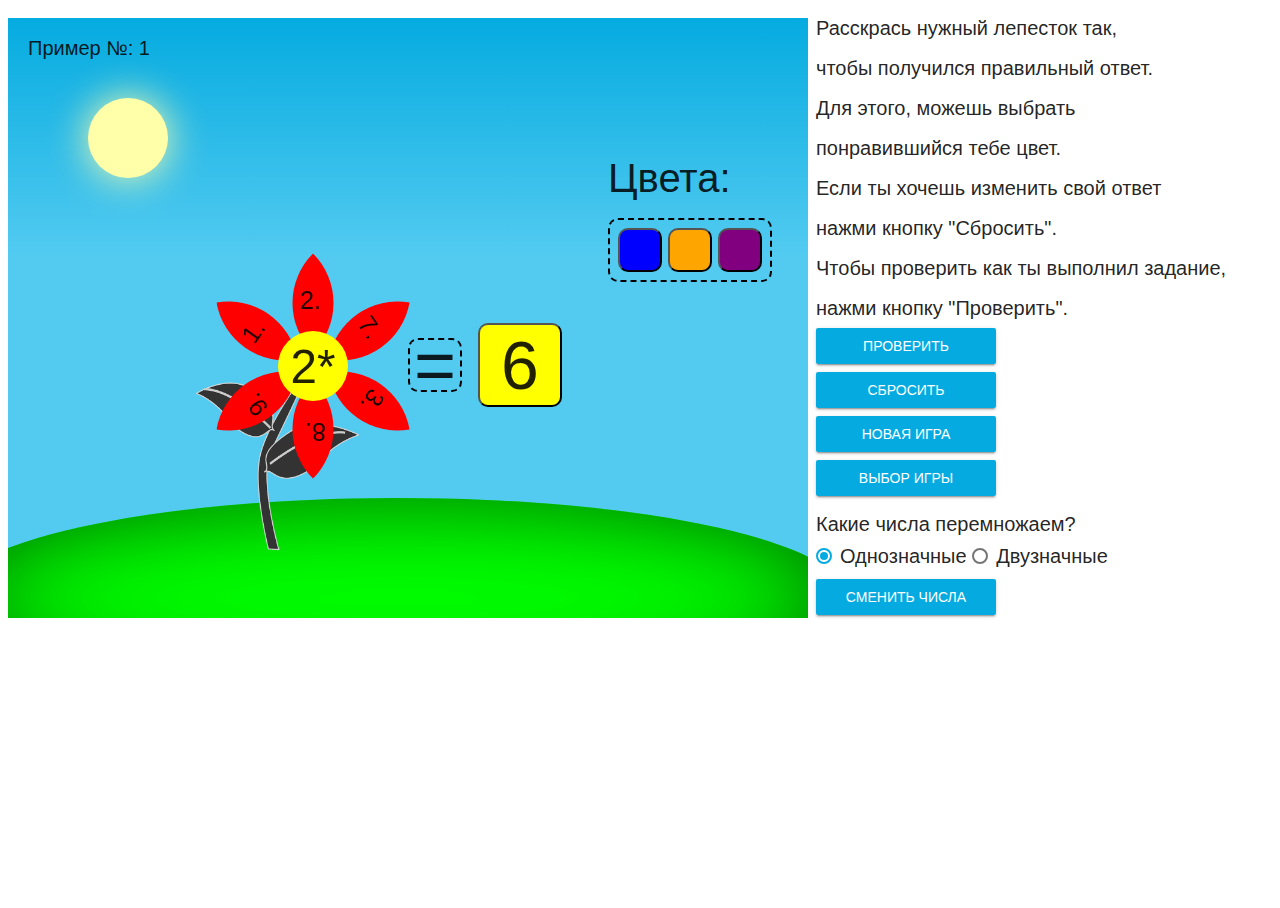
<file: gamefour/gamefour.html>
﻿<!DOCTYPE html>
<html>
    <head>
        <meta charset="utf-8">
        <title>Game Four</title>
		<link rel="stylesheet" href="./mdl/material.min.css">
		<script src="./mdl/material.min.js"></script>
		<link rel="stylesheet" href="https://fonts.googleapis.com/icon?family=Material+Icons">
		<link href="style.css" rel="stylesheet">
		<script src="gamefour.js"></script>
    </head>
    <body>
		<div class="field">
			
			<div class="sun"></div>
			<div class="cloud"><img src="cloud.png" alt="облако"></div>
			<div class="cloud"><img src="cloud.png" alt="облако"></div>
			<div class="colors">Цвета:</div>
			<div class="pallete"> 
				<div class="color" id="color0"></div>
				<div class="color" id="color1"></div>
				<div class="color" id="color2"></div>
			</div>
			<div class="equally">=</div>
			<div class="answer" id="answer"></div>
			<div class="ground"></div>
			<div class="level" id="level"></div>
			<div class="stem"><img src="stem.png" alt="стебель"></div>
			<div class="flower">
				<div class="petal" id="petal0"></div>
				<div class="petal" id="petal1"></div>
				<div class="petal" id="petal2"></div>
				<div class="petal" id="petal3"></div>
				<div class="petal" id="petal4"></div>
				<div class="petal" id="petal5"></div>	
				<div class="center" id="center"></div>				
			</div>
			<div class="message" id="message"></div>
		</div>
		<div class="menu">
			Расскрась нужный лепесток так,<br>чтобы получился правильный ответ.<br>Для этого, можешь выбрать<br>понравившийся тебе цвет.<br>
			Если ты хочешь изменить свой ответ<br> нажми кнопку "Сбросить".<br> Чтобы проверить как ты выполнил задание,<br> нажми кнопку "Проверить".<br>
			<button class="mdl-button mdl-js-button mdl-button--raised mdl-js-ripple-effect mdl-button--accent button"
				type="button" onclick="checkNextLevel()">Проверить</button>
			<br>	
			<button class="mdl-button mdl-js-button mdl-button--raised mdl-js-ripple-effect mdl-button--accent button"
				type="button" onclick="refreshField()">Сбросить</button>
			<br>
			<button class="mdl-button mdl-js-button mdl-button--raised mdl-js-ripple-effect mdl-button--accent button"
				type="button" onclick="newGame()">Новая игра</button>
			<br>
			<a href="../index.html"">
			<button class="mdl-button mdl-js-button mdl-button--raised mdl-js-ripple-effect mdl-button--accent button"
				type="button">Выбор игры</button>
			</a>
			<div class="change">
				Какие числа перемножаем?<br>
				<label class="mdl-radio mdl-js-radio mdl-js-ripple-effect radio__button" for="option-1">
					<input type="radio" id="option-1" class="mdl-radio__button" name="options" value="1" checked>
					<span class="mdl-radio__label radio__label">Однозначные</span>
				</label>
				<label class="mdl-radio mdl-js-radio mdl-js-ripple-effect radio__button" for="option-2">
					<input type="radio" id="option-2" class="mdl-radio__button" name="options" value="2">
					<span class="mdl-radio__label radio__label">Двузначные</span>
				</label>
				<br>
				<button class="mdl-button mdl-js-button mdl-button--raised mdl-button--colored button5"
					type="button" onclick="changeMode()">Сменить числа</button>
			</div>
		</div>
    </body>
</html>
</file>
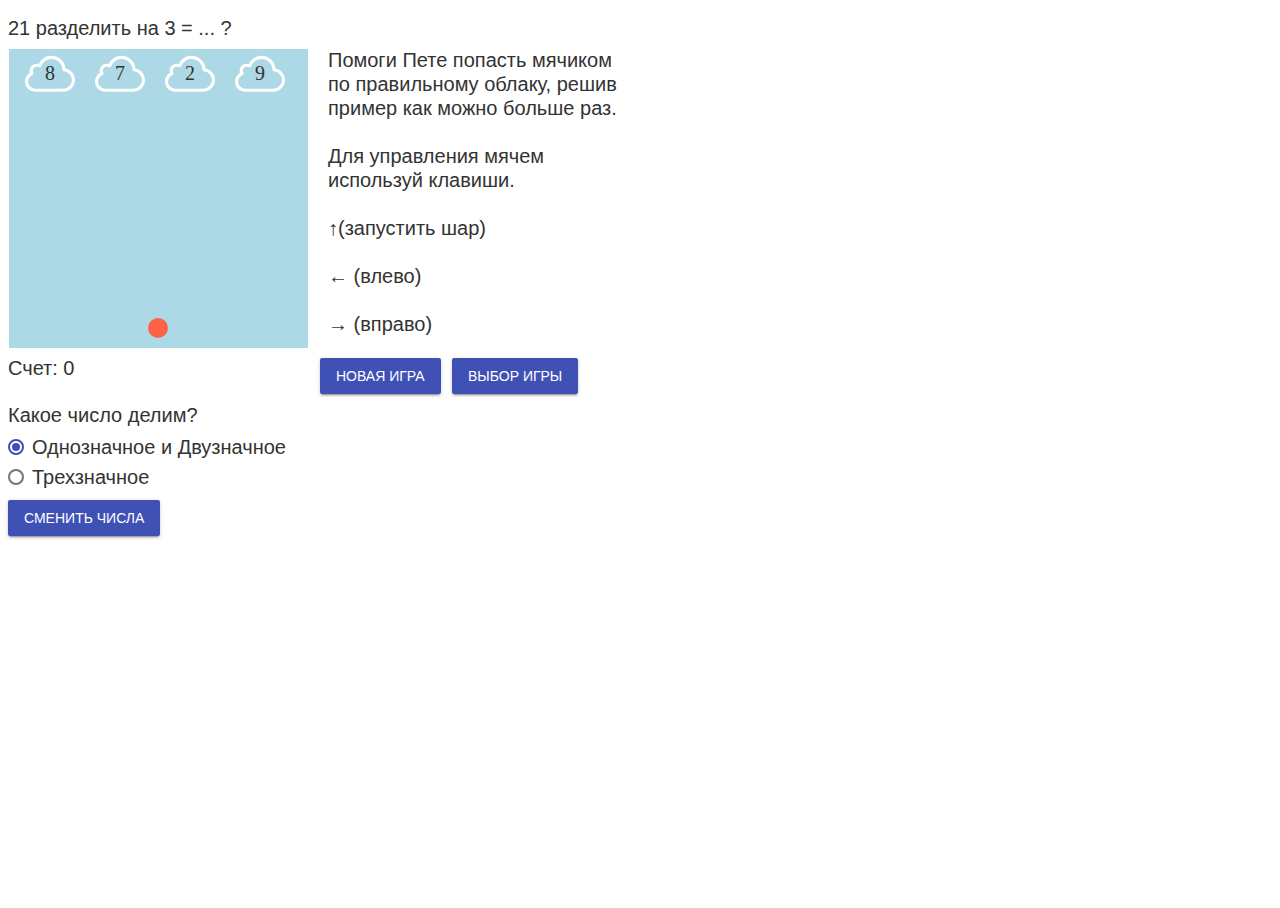
<file: gameone/gameone.html>
<!DOCTYPE HTML>
<html>
	<head>
		<link rel="stylesheet" href="./mdl/material.min.css">
		<script src="./mdl/material.min.js"></script>
		<link rel="stylesheet" href="https://fonts.googleapis.com/icon?family=Material+Icons">		
		<script src="gameone.js"></script>
		<link href="style.css" rel="stylesheet">
	</head>
	<body onload="drawGameSVG()">
		<div class="task" id="task"></div>
		<!-- Create the SVG pane. -->
		<img src="cloud.svg" class="clouds" id="cloud1"/>
		<img src="cloud.svg" class="clouds" id="cloud2"/>
		<img src="cloud.svg" class="clouds" id="cloud3"/>
		<img src="cloud.svg" class="clouds" id="cloud4"/>
		<svg class="field"xmlns="http://www.w3.org/2000/svg" height="300" width="300">
			<!-- Create the board. -->
			<rect x="1" y="1" width="300" height="300" fill="lightblue" id="board" />
			<!-- Create the ball. -->
			<circle cx="150" cy="280" r="10" fill="tomato" id="ball"/>
			<!-- Create the paddle. -->
			<text x="37" y="32" font-family="Open Sans" font-size="20" fill="#333" id="text0"></text>
			<text x="107" y="32" font-family="Open Sans" font-size="20" fill="#333" id="text1"></text>
			<text x="177" y="32" font-family="Open Sans" font-size="20" fill="#333" id="text2"></text>
			<text x="247" y="32" font-family="Open Sans" font-size="20" fill="#333" id="text3"></text>
			<text x="60" y="152" font-family="Open Sans" font-size="40" fill="#333" id="text4"></text>
		</svg>
		<div class="instruction">Помоги Пете попасть мячиком <br>по правильному облаку, решив<br>пример как можно больше раз.<br><br>Для управления мячем<br> используй клавиши.<br><br>↑(запустить шар)<br><br>← (влево)<br><br>→ (вправо)</div> 
		<div class="clearfix"></div> 
		<div class="score" id="score"></div>	
		<button class="mdl-button mdl-js-button mdl-button--raised mdl-button--colored button" onclick="newGame()">Новая игра</button>
		<a href="../index.html"">
		<button class="mdl-button mdl-js-button mdl-button--raised mdl-button--colored button2" onclick="newGame()">Выбор игры</button>
		</a>
		<div class="change">
			Какое число делим?<br>
			<label class="mdl-radio mdl-js-radio mdl-js-ripple-effect" for="option-1">
				<input type="radio" id="option-1" class="mdl-radio__button" name="options" value="1" checked>
				<span class="mdl-radio__label radio__label">Однозначное и Двузначное</span>
			</label>
			<br>
			<label class="mdl-radio mdl-js-radio mdl-js-ripple-effect" for="option-2">
				<input type="radio" id="option-2" class="mdl-radio__button" name="options" value="2">
				<span class="mdl-radio__label radio__label">Трехзначное</span>
			</label>
			<br>
			<button class="mdl-button mdl-js-button mdl-button--raised mdl-button--colored button3"
				type="button" onclick="changeMode()">Сменить числа</button>
		</div>
	</body>
</html>
</file>
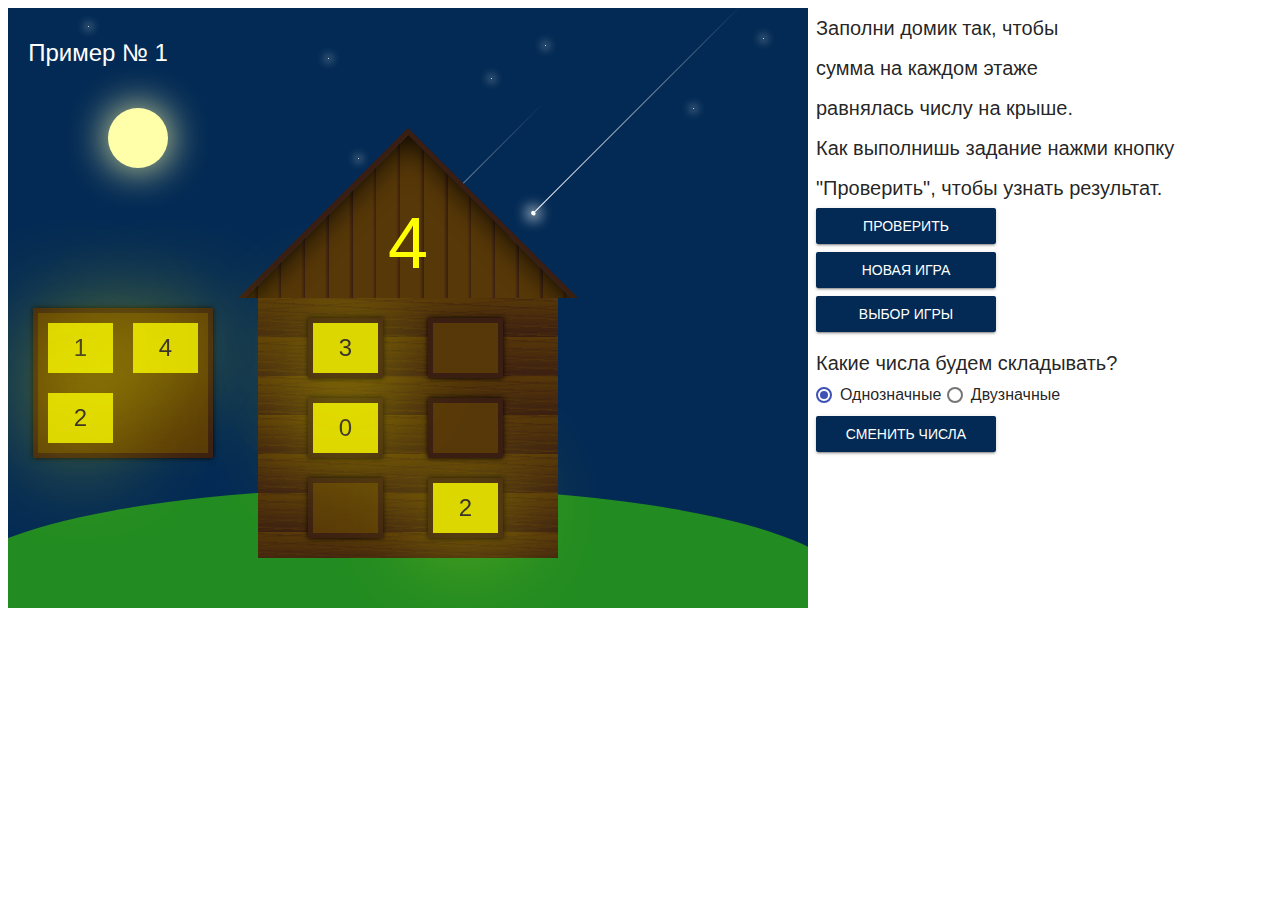
<file: gametwo/gametwo.html>
<!DOCTYPE html>
<html>
    <head>
        <meta charset="utf-8">
        <title>Game Two</title>
		<link rel="stylesheet" href="./mdl/material.min.css">
		<script src="./mdl/material.min.js"></script>
		<link rel="stylesheet" href="https://fonts.googleapis.com/icon?family=Material+Icons">
		<link href="style.css" rel="stylesheet">
		<link href="DranAndDrop/dragTree.css" rel="stylesheet">
		<script src="DranAndDrop/lib.js"></script>
		<script src="DranAndDrop/DragManager.js"></script>
		<script src="DranAndDrop/DragAvatar.js"></script>
		<script src="DranAndDrop/DragZone.js"></script>
		<script src="DranAndDrop/DropTarget.js"></script>
		<script src="DranAndDrop/MyDragAvatar.js"></script>
		<script src="DranAndDrop/MyDragZone.js"></script>
		<script src="DranAndDrop/MyDropTarget.js"></script>
		<script src="home.js"></script>
    </head>
	<body>
		<div class="scene">
			<div class="message" id="message"></div>
			<div class="moon"></div>
			<div class="stars">
				<div class="star"></div>
				<div class="star"></div>
				<div class="star"></div>
				<div class="star"></div>
				<div class="star"></div>
				<div class="star"></div>
				<div class="star"></div>
			</div>
			<div class="meteors">
				<div class="meteor"></div>
				<div class="meteor"></div>
				<div class="meteor"></div>
			</div>
			<div class="ground"></div>
			<div class="house">
				<div class="wall" >
					<div class="wood"></div>
					<div class="wood"></div>
					<div class="window dragZone" id="window0"></div>
					<div class="window dragZone" id="window1"></div>
					<div class="window dragZone" id="window2"></div>
					<div class="window dragZone" id="window3"></div>
					<div class="window dragZone" id="window4"></div>
					<div class="window dragZone" id="window5"></div>
				</div>
				<div class="roof">
					<div class="roof-wall"></div>
				</div>
				<div class="answer" id="answer"></div>
				<div class="example" id="example"></div>
				
			</div>
			<div class="dragZone windows" id="windowsBox"></div>
        </div>
		<div class="menu">
			Заполни домик так, чтобы<br>сумма на каждом этаже<br>равнялась числу на крыше.<br>
			Как выполнишь задание нажми кнопку<br> "Проверить", чтобы узнать результат.<br>
			<button class="mdl-button mdl-js-button mdl-button--raised mdl-js-ripple-effect mdl-button--accent button"
				type="button" onclick="checkNextLevel()">Проверить</button>
			<br>	
			<button class="mdl-button mdl-js-button mdl-button--raised mdl-js-ripple-effect mdl-button--accent button"
				type="button" onclick="newGame()">Новая игра</button>
			<br>
			<a href="../index.html"">
			<button class="mdl-button mdl-js-button mdl-button--raised mdl-js-ripple-effect mdl-button--accent button"
				type="button">Выбор игры</button>
			</a>
		</div>
		<div class="change">
		Какие числа будем складывать?<br>
		<label class="mdl-radio mdl-js-radio mdl-js-ripple-effect" for="option-1">
			<input type="radio" id="option-1" class="mdl-radio__button" name="options" value="1" checked>
			<span class="mdl-radio__label">Однозначные</span>
		</label>
		<label class="mdl-radio mdl-js-radio mdl-js-ripple-effect" for="option-2">
			<input type="radio" id="option-2" class="mdl-radio__button" name="options" value="2">
			<span class="mdl-radio__label">Двузначные</span>
		</label>
		<br>
		<button class="mdl-button mdl-js-button mdl-button--raised mdl-js-ripple-effect mdl-button--accent button"
				type="button" onclick="changeMode()">Сменить числа</button>
		</div>
    </body>
</html>
</file>
<file: gamefour/style.css>
﻿body {
	width: initial;
	margin: 8px;
}

.field {
	float: left;
	position: relative;
	width: 800px;
	height: 600px;
	margin: 10px auto;
	overflow: hidden;
	background-image: -webkit-linear-gradient(top, #87e0fd 0%,#05abe0 0%,#53cbf1 40%);*/
}

.change {
	font-family: 'Open Sans', sans-serif;
	font-size: 20px;
}

.button5 {
	top: -5px;
}
.radio__button {
	top: -10px;
}

.mdl-radio.is-checked .mdl-radio__outer-circle{border:2px solid #05abe0}

.mdl-radio__inner-circle{background:#05abe0;}

.mdl-radio__ripple-container .mdl-ripple{background:#05abe0;}

.radio__label {
	font-family: 'Open Sans', sans-serif;
	font-size: 20px;
}

.menu {
	font-family: 'Open Sans', sans-serif;
	line-height: 40px;
	font-size: 20px;
    margin: 8px;
    margin-left: 808px;
    margin-right: 8px;
}

.menu button {
	margin-bottom: 8px;
	width: 180px;
	background-color: #05abe0 !important;
}

.level {
	margin: 20px;
	font-family: 'Open Sans', sans-serif;
	font-size: 20px;
	/*left: 20px;
	position: relative;*/
}

.message {
	top: 525px;
	text-align:center;
	color: black;
	font-family: 'Open Sans', sans-serif;
	font-size: 50px;
	width: 800px;
	position: absolute;
}

.colors {
	top: 150px;
	left: 600px;
	position: absolute;
	font-family:sans-serif;
	font-size: 40px;
}
.equally {
	line-height: 50px;
	font-family:sans-serif;
	font-size: 72px;
	text-align: center;
	border-radius: 10px;
	border: 2px dashed black;
	left: 400px;
	top: 320px;
	position: absolute;
	width: 50px;
	height: 50px;
}
.answer {
	line-height: 80px;
	font-family:sans-serif;
	font-size: 68px;
	text-align: center;
	border-radius: 10px;
	border: 2px outset black;
	top: 305px;
	left: 470px;
	position: absolute;
	width: 80px;
	height: 80px;
	background-color: yellow;
}
.pallete {
	border-radius: 10px;
	border: 2px dashed black;
	top: 200px;
	left: 600px;
	position: absolute;
	width: 160px;
	height: 60px;
}
.color {
	border-radius: 10px;
	border: 2px outset black;
	top: 8px;
	left: 10px;
	position: absolute;
	width: 40px;
	height: 40px;
	background-color: blue;
}
.color:nth-child(1) {top:8px; left: 8px; background-color: blue;}
.color:nth-child(2) {top: 8px; left: 58px; background-color: orange;}
.color:nth-child(3) {top: 8px; left: 108px; background-color: purple;}
.ground {
	width: 400px;
	background-color: #f5f5f5;
	border-radius: 50%;
	width: 900px;
	height: 200px;
	position: absolute;
	bottom: 0;
	margin-bottom: -80px;
	right: -40px;
	background-color: lime;
	box-shadow: 0 0 100px #006400 inset;
}

.sun {
	position: absolute;
	width: 80px;
	height: 80px;
	top: 80px;
	left: 80px;
	background-color: #ffffaa;
	border-radius: 50%;
	box-shadow: 0 0 40px #ffffaa;
	animation: sun 6s ease-in-out infinite;
}
.cloud {
	left: 800px;
	position: absolute;
	transform: scale(0.6);
	animation: cloud 20s ease-in-out infinite;
	animation-delay: 0s;
}
.cloud:nth-child(3) {animation-delay: 6s;}
@keyframes cloud {
    0% {
        transform: translateX(0px) scale(0.6);
    }
    100% {
        transform: translateX(-1100px) scale(0.6);
    }
}

.stem {
	top: 80px;
	left: -120px;
	transform: scale(0.3);
	position:absolute;
}

@keyframes sun {
    0%, 100% {
        transform: scale(1.0);
    }
    50% {
        transform: scale(1.2);
    }
}

.flower {
	transform: scale(0.7);
	position:absolute;
	left:200px;
	top: 250px;
	
 }
.petal {
	text-align: center;
	position:absolute;
	top: 0px;
	left: 100px;
	width: 100px;
    height: 100px;
	background: red;
	border-radius: 100% 0;
	transform: rotate(-90deg);
}

.text {
	font-family:sans-serif;
	font-size: 36px;
	left:35px;
	top: 35px;
	position:absolute;
	transform: rotate(45deg);
}

.petal:nth-child(1) {top: 40px; left: 20px; transform: rotate(-100deg);}
.petal:nth-child(2) {top: 0px; left: 100px; transform: rotate(-45deg);}
.petal:nth-child(3) {top: 40px; left: 180px; transform: rotate(10deg);}
.petal:nth-child(4) {top: 140px; left: 180px; transform: rotate(80deg);}
.petal:nth-child(5) {top: 180px; left: 100px; transform: rotate(135deg);}
.petal:nth-child(6) {top: 140px; left: 20px; transform: rotate(190deg);}

.center {
	line-height: 100px;
	font-family:sans-serif;
	font-size: 68px;
	text-align: center;
	left:100px;
	top: 90px;
	width: 100px;
    height: 100px;
	border-radius: 50px;
	position:absolute;
	background: yellow;
}
</file>
<file: gameone/style.css>
body {
	width: initial;
	margin: 8px;
	font-family: 'Open Sans', sans-serif;
	color: #333;
}

.change {
	top: 400px;
	position:absolute;
	font-family: 'Open Sans', sans-serif;
	line-height: 30px;
	font-size: 20px;
}

.button3 {
	margin-top: 10px;
}

.radio__label {
	font-family: 'Open Sans', sans-serif;
	font-size: 20px;
}

.field {
	float: left;
}
.task {
	width: 300px;
}
.score {
	width: 150px;
}
#task, #score {
	line-height: 40px;
	font-size: 20px;
}

.button {
	position: absolute;
	left: 320px;
	top: 358px;
}

.button2 {
	position: absolute;
	left: 452px;
	top: 358px;
}

.instruction {
	width: 350px;
	line-height: 24px;
	font-size: 20px;
	margin-left: 320px;
}
	
.clearfix {
	content: '';
	display: block;
	clear: both;
}
	
.clouds {
	width: 50px;
	position: absolute;
	-webkit-animation: Clouds-v 1s ease-in-out infinite;
}
	
#cloud1 {
	left: 25px;
	-webkit-animation: Clouds-v 3s ease-in-out infinite;
}
	
#cloud2 {
	left: 95px;
	-webkit-animation: Clouds-v 2s ease-in-out infinite;
}
	
#cloud3 {
	left: 165px;
	-webkit-animation: Clouds-v 2.5s ease-in-out infinite;
}
	
#cloud4 {
	left: 235px;
	-webkit-animation: Clouds-v 1.5s ease-in-out infinite;
}
			
			
/* Clouds CSS3 animations */

@-webkit-keyframes Clouds-v {
    from {
        top: 47px;
    }
    50% {
        top: 43px;
    }
    to {
        top: 47px;
    }
}

	/* End Clouds CSS3 Animation */
</file>
<file: gametwo/style.css>
body {
	min-height: initial;
}
.button {
	width: 180px;
}
.message {
	top: 70px;
	text-align:center;
	color: yellow;
	font-family: 'Open Sans', sans-serif;
	font-size: 50px;
	width: 800px;
	position: absolute;
}
.scene {
	float: left;
	position: relative;
	width: 800px;
	height: 600px;
	margin: 0 8px;
	overflow: hidden;
	background: #032a54;
}

.menu {
	font-family: 'Open Sans', sans-serif;
	line-height: 40px;
	font-size: 20px;
    margin: 8px;
    margin-left: 808px;
    margin-right: 8px;
}
.change {
	font-family: 'Open Sans', sans-serif;
	line-height: 30px;
	font-size: 20px;
    margin: 8px;
    margin-left: 808px;
    margin-right: 8px;
}

.menu button {
	margin-bottom: 8px;
	background-color: #032a54 !important;
}

.change button {
	margin-top: 8px;
	background-color: #032a54 !important;
}

.ground {
	width: 400px;
	background-color: #f5f5f5;
	border-radius: 50%;
	width: 900px;
	height: 200px;
	position: absolute;
	bottom: 0;
	margin-bottom: -80px;
	right: -40px;
	background-color: #228B22;
}

.moon {
	position: absolute;
	width: 60px;
	height: 60px;
	top: 100px;
	left: 100px;
	background-color: #ffffaa;
	border-radius: 50%;
	box-shadow: 0 0 40px #ffffaa;
}

.stars {
	position: absolute;
	width: 100%;
	height: 100%;
}

.star {
	position: absolute;
	border-radius: 50%;
	width: 1px;
	height: 1px;
	background-color: #ffffff;
	box-shadow: 0 0 10px 2px white;
}

.star:nth-child(1) {top: 100px;left: 685px;}
.star:nth-child(2) {top: 37px;left: 537px;}
.star:nth-child(3) {top: 150px;left: 350px;}
.star:nth-child(4) {top: 50px;left: 320px;}
.star:nth-child(5) {top: 30px;left: 755px;}
.star:nth-child(6) {top: 70px;left: 483px;}
.star:nth-child(7) {top: 18px;left: 80px;}

.house {
	position: absolute;
	width: 300px;
	height: 365px;
	bottom: 50px;
	right: 250px;
}

.house .wall {
	width: 100%;
	height: 260px;
	position: absolute;
	bottom: 0;
	background-color: #180c00;
	background: repeating-linear-gradient(to bottom, #573808 0%,#3a1e12 15%);
}
.windows {
	position: absolute;
	left: 25px;
	bottom: 150px;
	display: flex;
	flex-wrap: wrap;
	min-height: 70px;
	min-width: 70px;
	max-width: 170px;
	background-color: #573808;
	border: 5px solid #3a1e12;
	box-shadow: 0 0 5px black;
}
	
.house .window {
	position: absolute;
	height: 50px;
	width: 65px;
	background-color: #573808;
	border: 5px solid #3a1e12;
	bottom: 53px;
	left: 50px;
	box-shadow: 0 0 5px black;
}

.house .window:nth-child(3) {left: 50px; bottom: 20px;}
.house .window .light:nth-child(3) {left: 50px; bottom: 20px;}
.house .window:nth-child(4) {left: 170px; bottom: 20px;}
.house .window .light:nth-child(4) {left: 170px; bottom: 20px;}
.house .window:nth-child(5) {left: 50px; bottom: 100px;}
.house .window .light:nth-child(5) {left: 50px; bottom: 100px;}
.house .window:nth-child(6) {left: 170px; bottom: 100px;}
.house .window .light:nth-child(6) {left: 170px; bottom: 100px;}
.house .window:nth-child(7) {left: 50px; bottom: 180px;}
.house .window .light:nth-child(7) {left: 50px; bottom: 180px;}
.house .window:nth-child(8) {left: 170px; bottom: 180px;}
.house .window .light:nth-child(8) {left: 170px; bottom: 180px;}

.example {
	height: 35px;
	width: 200px;
	bottom: 480px;
	position: absolute;
	right: 360px;
	text-align: center;
	font-family:sans-serif;
	font-size: 24px;
	color: white;
}
.answer {
	position: absolute;
	left: 100px;
	height: 100px;
	width: 100px;
	line-height: 100px;
	text-align: center;
	font-family:sans-serif;
	font-size: 72px;
	color: #ffff00;
}
.light {  
	text-align: center;
	line-height: 50px;
	font-family:sans-serif;
	font-size: 24px;
	color: #333;
	height: 50px;
	width: 65px;
	margin: 10px;
	background-color: #ffff00;
	opacity: 0.8;
	box-shadow: 0 0 100px yellow;
}

.lights {
	display: flex;
	flex-wrap: wrap;
	min-height: 70px;
	width: 260px;
	border: 1px solid black;
}

.house .window .light {
	width: 100%;
	height: 100%;
	background-color: #ffff00;
	opacity: 0.8;
	box-shadow: 0 0 100px yellow;
	margin: 0;
}

.house .roof {
	width: 340px;
	height: 170px;
	bottom: 260px;
	right: -20px;
	position: absolute;
	overflow: hidden;
}

.house .roof .roof-wall {
	position: absolute;
	width: 280px;
	height: 280px;
	background-color: #573808;
	-webkit-transform: rotate(45deg);
	left: 25px;
	top: 60px;
	border: 5px solid #3a1e12;
	box-shadow: 0 0 30px black inset;
	background: repeating-linear-gradient(45deg, #573808 0%,#573808 5%,#3a1e12 5%,#3a1e12 5%,#3a1e12 5%,#573808 5%,#3a1e12 6%);
}

.house .wall .wood {
	position: absolute;
	width: 100%;
	height: 100%;
	opacity: 0.5;
	background: repeating-linear-gradient(3deg, rgba(0,0,0,0) 0%, rgba(0,0,0,0) 2%, rgba(0,0,0,0) 2%,#3a1e12 2%,#3a1e12 2%,#573808 2%,#3a1e12 3%);
}

.house .wall .wood:nth-child(2) {
	opacity: 0.3;
	background: repeating-linear-gradient(-4deg, rgba(0,0,0,0) 0%, rgba(0,0,0,0) 2%, rgba(0,0,0,0) 2%,#3a1e12 2%,#3a1e12 2%,#573808 2%,#3a1e12 3%);
}

.meteors {
	position: absolute;
	width: 100%;
	height: 100%;
}

.meteor {
	position: absolute;
	top: 50px;
	left: 280px;
	width: 300px;
	height: 1px;
	-webkit-transform: rotate(-45deg);
	background-image: -webkit-linear-gradient(left, white, rgba(255,255,255,0));
}

.meteor:before {
	content: ' ';
	position: absolute;
	width: 4px;
	height: 5px;
	background-color: white;
	border-radius: 50%;
	box-shadow: 0 0 14px 4px white;
	margin-top: -2px;
}

@-webkit-keyframes meteor {
	0% {margin-top: -300px; margin-right: -300px; opacity: 1}
	8% {opacity: 0}
	10% {margin-top: 300px; margin-left: -600px; opacity: 0}
	100% {opacity: 0}
}

.meteor {top: 100px;left: 480px;-webkit-animation: meteor 10s linear infinite;}
		
.meteor:nth-child(1) {top: 100px;left: 480px;-webkit-animation: meteor 10s linear infinite;}
.meteor:nth-child(2) {top: 200px;left: 280px;-webkit-animation: meteor 10s linear infinite;}
.meteor:nth-child(3) {top: 250px;left: 790px;-webkit-animation: meteor 9s linear infinite;}
</file>
<file: gametwo/DranAndDrop/dragTree.css>
#tree span:hover {
  cursor: pointer;
  font-weight: bold;
}
/* #tree span.hover, для приоритета перед :hover также добавлен подселектор */

#tree span.hover,
#tree span.hover:hover {
  color: red;
  font-weight: bold;
  cursor: pointer;
}

span.avatar {
  padding: 1px;
  border: 1px dotted black;
  background: white;
  cursor: pointer;
  opacity: 0.6;
  filter: progid: DXImageTransform.Microsoft.Alpha(opacity=60);
  /* IE opacity */
}
</file>
<file: gamefour/mdl/material.min.css>
/**
 * material-design-lite - Material Design Components in CSS, JS and HTML
 * @version v1.3.0
 * @license Apache-2.0
 * @copyright 2015 Google, Inc.
 * @link https://github.com/google/material-design-lite
 */
@charset "UTF-8";html{color:rgba(0,0,0,.87)}::-moz-selection{background:#b3d4fc;text-shadow:none}::selection{background:#b3d4fc;text-shadow:none}hr{display:block;height:1px;border:0;border-top:1px solid #ccc;margin:1em 0;padding:0}audio,canvas,iframe,img,svg,video{vertical-align:middle}fieldset{border:0;margin:0;padding:0}textarea{resize:vertical}.browserupgrade{margin:.2em 0;background:#ccc;color:#000;padding:.2em 0}.hidden{display:none!important}.visuallyhidden{border:0;clip:rect(0 0 0 0);height:1px;margin:-1px;overflow:hidden;padding:0;position:absolute;width:1px}.visuallyhidden.focusable:active,.visuallyhidden.focusable:focus{clip:auto;height:auto;margin:0;overflow:visible;position:static;width:auto}.invisible{visibility:hidden}.clearfix:before,.clearfix:after{content:" ";display:table}.clearfix:after{clear:both}@media print{*,*:before,*:after,*:first-letter{background:transparent!important;color:#000!important;box-shadow:none!important}a,a:visited{text-decoration:underline}a[href]:after{content:" (" attr(href)")"}abbr[title]:after{content:" (" attr(title)")"}a[href^="#"]:after,a[href^="javascript:"]:after{content:""}pre,blockquote{border:1px solid #999;page-break-inside:avoid}thead{display:table-header-group}tr,img{page-break-inside:avoid}img{max-width:100%!important}p,h2,h3{orphans:3;widows:3}h2,h3{page-break-after:avoid}}a,.mdl-accordion,.mdl-button,.mdl-card,.mdl-checkbox,.mdl-dropdown-menu,.mdl-icon-toggle,.mdl-item,.mdl-radio,.mdl-slider,.mdl-switch,.mdl-tabs__tab{-webkit-tap-highlight-color:transparent;-webkit-tap-highlight-color:rgba(255,255,255,0)}html{width:100%;height:100%;-ms-touch-action:manipulation;touch-action:manipulation}body{width:100%;min-height:100%;margin:0}main{display:block}*[hidden]{display:none!important}html,body{font-family:"Helvetica","Arial",sans-serif;font-size:14px;font-weight:400;line-height:20px}h1,h2,h3,h4,h5,h6,p{padding:0}h1 small,h2 small,h3 small,h4 small,h5 small,h6 small{font-family:"Roboto","Helvetica","Arial",sans-serif;font-weight:400;line-height:1.35;letter-spacing:-.02em;opacity:.54;font-size:.6em}h1{font-size:56px;line-height:1.35;letter-spacing:-.02em;margin:24px 0}h1,h2{font-family:"Roboto","Helvetica","Arial",sans-serif;font-weight:400}h2{font-size:45px;line-height:48px}h2,h3{margin:24px 0}h3{font-size:34px;line-height:40px}h3,h4{font-family:"Roboto","Helvetica","Arial",sans-serif;font-weight:400}h4{font-size:24px;line-height:32px;-moz-osx-font-smoothing:grayscale;margin:24px 0 16px}h5{font-size:20px;font-weight:500;line-height:1;letter-spacing:.02em}h5,h6{font-family:"Roboto","Helvetica","Arial",sans-serif;margin:24px 0 16px}h6{font-size:16px;letter-spacing:.04em}h6,p{font-weight:400;line-height:24px}p{font-size:14px;letter-spacing:0;margin:0 0 16px}a{color:#ff4081;font-weight:500}blockquote{font-family:"Roboto","Helvetica","Arial",sans-serif;position:relative;font-size:24px;font-weight:300;font-style:italic;line-height:1.35;letter-spacing:.08em}blockquote:before{position:absolute;left:-.5em;content:'“'}blockquote:after{content:'”';margin-left:-.05em}mark{background-color:#f4ff81}dt{font-weight:700}address{font-size:12px;line-height:1;font-style:normal}address,ul,ol{font-weight:400;letter-spacing:0}ul,ol{font-size:14px;line-height:24px}.mdl-typography--display-4,.mdl-typography--display-4-color-contrast{font-family:"Roboto","Helvetica","Arial",sans-serif;font-size:112px;font-weight:300;line-height:1;letter-spacing:-.04em}.mdl-typography--display-4-color-contrast{opacity:.54}.mdl-typography--display-3,.mdl-typography--display-3-color-contrast{font-family:"Roboto","Helvetica","Arial",sans-serif;font-size:56px;font-weight:400;line-height:1.35;letter-spacing:-.02em}.mdl-typography--display-3-color-contrast{opacity:.54}.mdl-typography--display-2,.mdl-typography--display-2-color-contrast{font-family:"Roboto","Helvetica","Arial",sans-serif;font-size:45px;font-weight:400;line-height:48px}.mdl-typography--display-2-color-contrast{opacity:.54}.mdl-typography--display-1,.mdl-typography--display-1-color-contrast{font-family:"Roboto","Helvetica","Arial",sans-serif;font-size:34px;font-weight:400;line-height:40px}.mdl-typography--display-1-color-contrast{opacity:.54}.mdl-typography--headline,.mdl-typography--headline-color-contrast{font-family:"Roboto","Helvetica","Arial",sans-serif;font-size:24px;font-weight:400;line-height:32px;-moz-osx-font-smoothing:grayscale}.mdl-typography--headline-color-contrast{opacity:.87}.mdl-typography--title,.mdl-typography--title-color-contrast{font-family:"Roboto","Helvetica","Arial",sans-serif;font-size:20px;font-weight:500;line-height:1;letter-spacing:.02em}.mdl-typography--title-color-contrast{opacity:.87}.mdl-typography--subhead,.mdl-typography--subhead-color-contrast{font-family:"Roboto","Helvetica","Arial",sans-serif;font-size:16px;font-weight:400;line-height:24px;letter-spacing:.04em}.mdl-typography--subhead-color-contrast{opacity:.87}.mdl-typography--body-2,.mdl-typography--body-2-color-contrast{font-size:14px;font-weight:700;line-height:24px;letter-spacing:0}.mdl-typography--body-2-color-contrast{opacity:.87}.mdl-typography--body-1,.mdl-typography--body-1-color-contrast{font-size:14px;font-weight:400;line-height:24px;letter-spacing:0}.mdl-typography--body-1-color-contrast{opacity:.87}.mdl-typography--body-2-force-preferred-font,.mdl-typography--body-2-force-preferred-font-color-contrast{font-family:"Roboto","Helvetica","Arial",sans-serif;font-size:14px;font-weight:500;line-height:24px;letter-spacing:0}.mdl-typography--body-2-force-preferred-font-color-contrast{opacity:.87}.mdl-typography--body-1-force-preferred-font,.mdl-typography--body-1-force-preferred-font-color-contrast{font-family:"Roboto","Helvetica","Arial",sans-serif;font-size:14px;font-weight:400;line-height:24px;letter-spacing:0}.mdl-typography--body-1-force-preferred-font-color-contrast{opacity:.87}.mdl-typography--caption,.mdl-typography--caption-force-preferred-font{font-size:12px;font-weight:400;line-height:1;letter-spacing:0}.mdl-typography--caption-force-preferred-font{font-family:"Roboto","Helvetica","Arial",sans-serif}.mdl-typography--caption-color-contrast,.mdl-typography--caption-force-preferred-font-color-contrast{font-size:12px;font-weight:400;line-height:1;letter-spacing:0;opacity:.54}.mdl-typography--caption-force-preferred-font-color-contrast,.mdl-typography--menu{font-family:"Roboto","Helvetica","Arial",sans-serif}.mdl-typography--menu{font-size:14px;font-weight:500;line-height:1;letter-spacing:0}.mdl-typography--menu-color-contrast{opacity:.87}.mdl-typography--menu-color-contrast,.mdl-typography--button,.mdl-typography--button-color-contrast{font-family:"Roboto","Helvetica","Arial",sans-serif;font-size:14px;font-weight:500;line-height:1;letter-spacing:0}.mdl-typography--button,.mdl-typography--button-color-contrast{text-transform:uppercase}.mdl-typography--button-color-contrast{opacity:.87}.mdl-typography--text-left{text-align:left}.mdl-typography--text-right{text-align:right}.mdl-typography--text-center{text-align:center}.mdl-typography--text-justify{text-align:justify}.mdl-typography--text-nowrap{white-space:nowrap}.mdl-typography--text-lowercase{text-transform:lowercase}.mdl-typography--text-uppercase{text-transform:uppercase}.mdl-typography--text-capitalize{text-transform:capitalize}.mdl-typography--font-thin{font-weight:200!important}.mdl-typography--font-light{font-weight:300!important}.mdl-typography--font-regular{font-weight:400!important}.mdl-typography--font-medium{font-weight:500!important}.mdl-typography--font-bold{font-weight:700!important}.mdl-typography--font-black{font-weight:900!important}.material-icons{font-family:'Material Icons';font-weight:400;font-style:normal;font-size:24px;line-height:1;letter-spacing:normal;text-transform:none;display:inline-block;word-wrap:normal;-moz-font-feature-settings:'liga';font-feature-settings:'liga';-webkit-font-feature-settings:'liga';-webkit-font-smoothing:antialiased}.mdl-color-text--red{color:#f44336 !important}.mdl-color--red{background-color:#f44336 !important}.mdl-color-text--red-50{color:#ffebee !important}.mdl-color--red-50{background-color:#ffebee !important}.mdl-color-text--red-100{color:#ffcdd2 !important}.mdl-color--red-100{background-color:#ffcdd2 !important}.mdl-color-text--red-200{color:#ef9a9a !important}.mdl-color--red-200{background-color:#ef9a9a !important}.mdl-color-text--red-300{color:#e57373 !important}.mdl-color--red-300{background-color:#e57373 !important}.mdl-color-text--red-400{color:#ef5350 !important}.mdl-color--red-400{background-color:#ef5350 !important}.mdl-color-text--red-500{color:#f44336 !important}.mdl-color--red-500{background-color:#f44336 !important}.mdl-color-text--red-600{color:#e53935 !important}.mdl-color--red-600{background-color:#e53935 !important}.mdl-color-text--red-700{color:#d32f2f !important}.mdl-color--red-700{background-color:#d32f2f !important}.mdl-color-text--red-800{color:#c62828 !important}.mdl-color--red-800{background-color:#c62828 !important}.mdl-color-text--red-900{color:#b71c1c !important}.mdl-color--red-900{background-color:#b71c1c !important}.mdl-color-text--red-A100{color:#ff8a80 !important}.mdl-color--red-A100{background-color:#ff8a80 !important}.mdl-color-text--red-A200{color:#ff5252 !important}.mdl-color--red-A200{background-color:#ff5252 !important}.mdl-color-text--red-A400{color:#ff1744 !important}.mdl-color--red-A400{background-color:#ff1744 !important}.mdl-color-text--red-A700{color:#d50000 !important}.mdl-color--red-A700{background-color:#d50000 !important}.mdl-color-text--pink{color:#e91e63 !important}.mdl-color--pink{background-color:#e91e63 !important}.mdl-color-text--pink-50{color:#fce4ec !important}.mdl-color--pink-50{background-color:#fce4ec !important}.mdl-color-text--pink-100{color:#f8bbd0 !important}.mdl-color--pink-100{background-color:#f8bbd0 !important}.mdl-color-text--pink-200{color:#f48fb1 !important}.mdl-color--pink-200{background-color:#f48fb1 !important}.mdl-color-text--pink-300{color:#f06292 !important}.mdl-color--pink-300{background-color:#f06292 !important}.mdl-color-text--pink-400{color:#ec407a !important}.mdl-color--pink-400{background-color:#ec407a !important}.mdl-color-text--pink-500{color:#e91e63 !important}.mdl-color--pink-500{background-color:#e91e63 !important}.mdl-color-text--pink-600{color:#d81b60 !important}.mdl-color--pink-600{background-color:#d81b60 !important}.mdl-color-text--pink-700{color:#c2185b !important}.mdl-color--pink-700{background-color:#c2185b !important}.mdl-color-text--pink-800{color:#ad1457 !important}.mdl-color--pink-800{background-color:#ad1457 !important}.mdl-color-text--pink-900{color:#880e4f !important}.mdl-color--pink-900{background-color:#880e4f !important}.mdl-color-text--pink-A100{color:#ff80ab !important}.mdl-color--pink-A100{background-color:#ff80ab !important}.mdl-color-text--pink-A200{color:#ff4081 !important}.mdl-color--pink-A200{background-color:#ff4081 !important}.mdl-color-text--pink-A400{color:#f50057 !important}.mdl-color--pink-A400{background-color:#f50057 !important}.mdl-color-text--pink-A700{color:#c51162 !important}.mdl-color--pink-A700{background-color:#c51162 !important}.mdl-color-text--purple{color:#9c27b0 !important}.mdl-color--purple{background-color:#9c27b0 !important}.mdl-color-text--purple-50{color:#f3e5f5 !important}.mdl-color--purple-50{background-color:#f3e5f5 !important}.mdl-color-text--purple-100{color:#e1bee7 !important}.mdl-color--purple-100{background-color:#e1bee7 !important}.mdl-color-text--purple-200{color:#ce93d8 !important}.mdl-color--purple-200{background-color:#ce93d8 !important}.mdl-color-text--purple-300{color:#ba68c8 !important}.mdl-color--purple-300{background-color:#ba68c8 !important}.mdl-color-text--purple-400{color:#ab47bc !important}.mdl-color--purple-400{background-color:#ab47bc !important}.mdl-color-text--purple-500{color:#9c27b0 !important}.mdl-color--purple-500{background-color:#9c27b0 !important}.mdl-color-text--purple-600{color:#8e24aa !important}.mdl-color--purple-600{background-color:#8e24aa !important}.mdl-color-text--purple-700{color:#7b1fa2 !important}.mdl-color--purple-700{background-color:#7b1fa2 !important}.mdl-color-text--purple-800{color:#6a1b9a !important}.mdl-color--purple-800{background-color:#6a1b9a !important}.mdl-color-text--purple-900{color:#4a148c !important}.mdl-color--purple-900{background-color:#4a148c !important}.mdl-color-text--purple-A100{color:#ea80fc !important}.mdl-color--purple-A100{background-color:#ea80fc !important}.mdl-color-text--purple-A200{color:#e040fb !important}.mdl-color--purple-A200{background-color:#e040fb !important}.mdl-color-text--purple-A400{color:#d500f9 !important}.mdl-color--purple-A400{background-color:#d500f9 !important}.mdl-color-text--purple-A700{color:#a0f !important}.mdl-color--purple-A700{background-color:#a0f !important}.mdl-color-text--deep-purple{color:#673ab7 !important}.mdl-color--deep-purple{background-color:#673ab7 !important}.mdl-color-text--deep-purple-50{color:#ede7f6 !important}.mdl-color--deep-purple-50{background-color:#ede7f6 !important}.mdl-color-text--deep-purple-100{color:#d1c4e9 !important}.mdl-color--deep-purple-100{background-color:#d1c4e9 !important}.mdl-color-text--deep-purple-200{color:#b39ddb !important}.mdl-color--deep-purple-200{background-color:#b39ddb !important}.mdl-color-text--deep-purple-300{color:#9575cd !important}.mdl-color--deep-purple-300{background-color:#9575cd !important}.mdl-color-text--deep-purple-400{color:#7e57c2 !important}.mdl-color--deep-purple-400{background-color:#7e57c2 !important}.mdl-color-text--deep-purple-500{color:#673ab7 !important}.mdl-color--deep-purple-500{background-color:#673ab7 !important}.mdl-color-text--deep-purple-600{color:#5e35b1 !important}.mdl-color--deep-purple-600{background-color:#5e35b1 !important}.mdl-color-text--deep-purple-700{color:#512da8 !important}.mdl-color--deep-purple-700{background-color:#512da8 !important}.mdl-color-text--deep-purple-800{color:#4527a0 !important}.mdl-color--deep-purple-800{background-color:#4527a0 !important}.mdl-color-text--deep-purple-900{color:#311b92 !important}.mdl-color--deep-purple-900{background-color:#311b92 !important}.mdl-color-text--deep-purple-A100{color:#b388ff !important}.mdl-color--deep-purple-A100{background-color:#b388ff !important}.mdl-color-text--deep-purple-A200{color:#7c4dff !important}.mdl-color--deep-purple-A200{background-color:#7c4dff !important}.mdl-color-text--deep-purple-A400{color:#651fff !important}.mdl-color--deep-purple-A400{background-color:#651fff !important}.mdl-color-text--deep-purple-A700{color:#6200ea !important}.mdl-color--deep-purple-A700{background-color:#6200ea !important}.mdl-color-text--indigo{color:#3f51b5 !important}.mdl-color--indigo{background-color:#3f51b5 !important}.mdl-color-text--indigo-50{color:#e8eaf6 !important}.mdl-color--indigo-50{background-color:#e8eaf6 !important}.mdl-color-text--indigo-100{color:#c5cae9 !important}.mdl-color--indigo-100{background-color:#c5cae9 !important}.mdl-color-text--indigo-200{color:#9fa8da !important}.mdl-color--indigo-200{background-color:#9fa8da !important}.mdl-color-text--indigo-300{color:#7986cb !important}.mdl-color--indigo-300{background-color:#7986cb !important}.mdl-color-text--indigo-400{color:#5c6bc0 !important}.mdl-color--indigo-400{background-color:#5c6bc0 !important}.mdl-color-text--indigo-500{color:#3f51b5 !important}.mdl-color--indigo-500{background-color:#3f51b5 !important}.mdl-color-text--indigo-600{color:#3949ab !important}.mdl-color--indigo-600{background-color:#3949ab !important}.mdl-color-text--indigo-700{color:#303f9f !important}.mdl-color--indigo-700{background-color:#303f9f !important}.mdl-color-text--indigo-800{color:#283593 !important}.mdl-color--indigo-800{background-color:#283593 !important}.mdl-color-text--indigo-900{color:#1a237e !important}.mdl-color--indigo-900{background-color:#1a237e !important}.mdl-color-text--indigo-A100{color:#8c9eff !important}.mdl-color--indigo-A100{background-color:#8c9eff !important}.mdl-color-text--indigo-A200{color:#536dfe !important}.mdl-color--indigo-A200{background-color:#536dfe !important}.mdl-color-text--indigo-A400{color:#3d5afe !important}.mdl-color--indigo-A400{background-color:#3d5afe !important}.mdl-color-text--indigo-A700{color:#304ffe !important}.mdl-color--indigo-A700{background-color:#304ffe !important}.mdl-color-text--blue{color:#2196f3 !important}.mdl-color--blue{background-color:#2196f3 !important}.mdl-color-text--blue-50{color:#e3f2fd !important}.mdl-color--blue-50{background-color:#e3f2fd !important}.mdl-color-text--blue-100{color:#bbdefb !important}.mdl-color--blue-100{background-color:#bbdefb !important}.mdl-color-text--blue-200{color:#90caf9 !important}.mdl-color--blue-200{background-color:#90caf9 !important}.mdl-color-text--blue-300{color:#64b5f6 !important}.mdl-color--blue-300{background-color:#64b5f6 !important}.mdl-color-text--blue-400{color:#42a5f5 !important}.mdl-color--blue-400{background-color:#42a5f5 !important}.mdl-color-text--blue-500{color:#2196f3 !important}.mdl-color--blue-500{background-color:#2196f3 !important}.mdl-color-text--blue-600{color:#1e88e5 !important}.mdl-color--blue-600{background-color:#1e88e5 !important}.mdl-color-text--blue-700{color:#1976d2 !important}.mdl-color--blue-700{background-color:#1976d2 !important}.mdl-color-text--blue-800{color:#1565c0 !important}.mdl-color--blue-800{background-color:#1565c0 !important}.mdl-color-text--blue-900{color:#0d47a1 !important}.mdl-color--blue-900{background-color:#0d47a1 !important}.mdl-color-text--blue-A100{color:#82b1ff !important}.mdl-color--blue-A100{background-color:#82b1ff !important}.mdl-color-text--blue-A200{color:#448aff !important}.mdl-color--blue-A200{background-color:#448aff !important}.mdl-color-text--blue-A400{color:#2979ff !important}.mdl-color--blue-A400{background-color:#2979ff !important}.mdl-color-text--blue-A700{color:#2962ff !important}.mdl-color--blue-A700{background-color:#2962ff !important}.mdl-color-text--light-blue{color:#03a9f4 !important}.mdl-color--light-blue{background-color:#03a9f4 !important}.mdl-color-text--light-blue-50{color:#e1f5fe !important}.mdl-color--light-blue-50{background-color:#e1f5fe !important}.mdl-color-text--light-blue-100{color:#b3e5fc !important}.mdl-color--light-blue-100{background-color:#b3e5fc !important}.mdl-color-text--light-blue-200{color:#81d4fa !important}.mdl-color--light-blue-200{background-color:#81d4fa !important}.mdl-color-text--light-blue-300{color:#4fc3f7 !important}.mdl-color--light-blue-300{background-color:#4fc3f7 !important}.mdl-color-text--light-blue-400{color:#29b6f6 !important}.mdl-color--light-blue-400{background-color:#29b6f6 !important}.mdl-color-text--light-blue-500{color:#03a9f4 !important}.mdl-color--light-blue-500{background-color:#03a9f4 !important}.mdl-color-text--light-blue-600{color:#039be5 !important}.mdl-color--light-blue-600{background-color:#039be5 !important}.mdl-color-text--light-blue-700{color:#0288d1 !important}.mdl-color--light-blue-700{background-color:#0288d1 !important}.mdl-color-text--light-blue-800{color:#0277bd !important}.mdl-color--light-blue-800{background-color:#0277bd !important}.mdl-color-text--light-blue-900{color:#01579b !important}.mdl-color--light-blue-900{background-color:#01579b !important}.mdl-color-text--light-blue-A100{color:#80d8ff !important}.mdl-color--light-blue-A100{background-color:#80d8ff !important}.mdl-color-text--light-blue-A200{color:#40c4ff !important}.mdl-color--light-blue-A200{background-color:#40c4ff !important}.mdl-color-text--light-blue-A400{color:#00b0ff !important}.mdl-color--light-blue-A400{background-color:#00b0ff !important}.mdl-color-text--light-blue-A700{color:#0091ea !important}.mdl-color--light-blue-A700{background-color:#0091ea !important}.mdl-color-text--cyan{color:#00bcd4 !important}.mdl-color--cyan{background-color:#00bcd4 !important}.mdl-color-text--cyan-50{color:#e0f7fa !important}.mdl-color--cyan-50{background-color:#e0f7fa !important}.mdl-color-text--cyan-100{color:#b2ebf2 !important}.mdl-color--cyan-100{background-color:#b2ebf2 !important}.mdl-color-text--cyan-200{color:#80deea !important}.mdl-color--cyan-200{background-color:#80deea !important}.mdl-color-text--cyan-300{color:#4dd0e1 !important}.mdl-color--cyan-300{background-color:#4dd0e1 !important}.mdl-color-text--cyan-400{color:#26c6da !important}.mdl-color--cyan-400{background-color:#26c6da !important}.mdl-color-text--cyan-500{color:#00bcd4 !important}.mdl-color--cyan-500{background-color:#00bcd4 !important}.mdl-color-text--cyan-600{color:#00acc1 !important}.mdl-color--cyan-600{background-color:#00acc1 !important}.mdl-color-text--cyan-700{color:#0097a7 !important}.mdl-color--cyan-700{background-color:#0097a7 !important}.mdl-color-text--cyan-800{color:#00838f !important}.mdl-color--cyan-800{background-color:#00838f !important}.mdl-color-text--cyan-900{color:#006064 !important}.mdl-color--cyan-900{background-color:#006064 !important}.mdl-color-text--cyan-A100{color:#84ffff !important}.mdl-color--cyan-A100{background-color:#84ffff !important}.mdl-color-text--cyan-A200{color:#18ffff !important}.mdl-color--cyan-A200{background-color:#18ffff !important}.mdl-color-text--cyan-A400{color:#00e5ff !important}.mdl-color--cyan-A400{background-color:#00e5ff !important}.mdl-color-text--cyan-A700{color:#00b8d4 !important}.mdl-color--cyan-A700{background-color:#00b8d4 !important}.mdl-color-text--teal{color:#009688 !important}.mdl-color--teal{background-color:#009688 !important}.mdl-color-text--teal-50{color:#e0f2f1 !important}.mdl-color--teal-50{background-color:#e0f2f1 !important}.mdl-color-text--teal-100{color:#b2dfdb !important}.mdl-color--teal-100{background-color:#b2dfdb !important}.mdl-color-text--teal-200{color:#80cbc4 !important}.mdl-color--teal-200{background-color:#80cbc4 !important}.mdl-color-text--teal-300{color:#4db6ac !important}.mdl-color--teal-300{background-color:#4db6ac !important}.mdl-color-text--teal-400{color:#26a69a !important}.mdl-color--teal-400{background-color:#26a69a !important}.mdl-color-text--teal-500{color:#009688 !important}.mdl-color--teal-500{background-color:#009688 !important}.mdl-color-text--teal-600{color:#00897b !important}.mdl-color--teal-600{background-color:#00897b !important}.mdl-color-text--teal-700{color:#00796b !important}.mdl-color--teal-700{background-color:#00796b !important}.mdl-color-text--teal-800{color:#00695c !important}.mdl-color--teal-800{background-color:#00695c !important}.mdl-color-text--teal-900{color:#004d40 !important}.mdl-color--teal-900{background-color:#004d40 !important}.mdl-color-text--teal-A100{color:#a7ffeb !important}.mdl-color--teal-A100{background-color:#a7ffeb !important}.mdl-color-text--teal-A200{color:#64ffda !important}.mdl-color--teal-A200{background-color:#64ffda !important}.mdl-color-text--teal-A400{color:#1de9b6 !important}.mdl-color--teal-A400{background-color:#1de9b6 !important}.mdl-color-text--teal-A700{color:#00bfa5 !important}.mdl-color--teal-A700{background-color:#00bfa5 !important}.mdl-color-text--green{color:#4caf50 !important}.mdl-color--green{background-color:#4caf50 !important}.mdl-color-text--green-50{color:#e8f5e9 !important}.mdl-color--green-50{background-color:#e8f5e9 !important}.mdl-color-text--green-100{color:#c8e6c9 !important}.mdl-color--green-100{background-color:#c8e6c9 !important}.mdl-color-text--green-200{color:#a5d6a7 !important}.mdl-color--green-200{background-color:#a5d6a7 !important}.mdl-color-text--green-300{color:#81c784 !important}.mdl-color--green-300{background-color:#81c784 !important}.mdl-color-text--green-400{color:#66bb6a !important}.mdl-color--green-400{background-color:#66bb6a !important}.mdl-color-text--green-500{color:#4caf50 !important}.mdl-color--green-500{background-color:#4caf50 !important}.mdl-color-text--green-600{color:#43a047 !important}.mdl-color--green-600{background-color:#43a047 !important}.mdl-color-text--green-700{color:#388e3c !important}.mdl-color--green-700{background-color:#388e3c !important}.mdl-color-text--green-800{color:#2e7d32 !important}.mdl-color--green-800{background-color:#2e7d32 !important}.mdl-color-text--green-900{color:#1b5e20 !important}.mdl-color--green-900{background-color:#1b5e20 !important}.mdl-color-text--green-A100{color:#b9f6ca !important}.mdl-color--green-A100{background-color:#b9f6ca !important}.mdl-color-text--green-A200{color:#69f0ae !important}.mdl-color--green-A200{background-color:#69f0ae !important}.mdl-color-text--green-A400{color:#00e676 !important}.mdl-color--green-A400{background-color:#00e676 !important}.mdl-color-text--green-A700{color:#00c853 !important}.mdl-color--green-A700{background-color:#00c853 !important}.mdl-color-text--light-green{color:#8bc34a !important}.mdl-color--light-green{background-color:#8bc34a !important}.mdl-color-text--light-green-50{color:#f1f8e9 !important}.mdl-color--light-green-50{background-color:#f1f8e9 !important}.mdl-color-text--light-green-100{color:#dcedc8 !important}.mdl-color--light-green-100{background-color:#dcedc8 !important}.mdl-color-text--light-green-200{color:#c5e1a5 !important}.mdl-color--light-green-200{background-color:#c5e1a5 !important}.mdl-color-text--light-green-300{color:#aed581 !important}.mdl-color--light-green-300{background-color:#aed581 !important}.mdl-color-text--light-green-400{color:#9ccc65 !important}.mdl-color--light-green-400{background-color:#9ccc65 !important}.mdl-color-text--light-green-500{color:#8bc34a !important}.mdl-color--light-green-500{background-color:#8bc34a !important}.mdl-color-text--light-green-600{color:#7cb342 !important}.mdl-color--light-green-600{background-color:#7cb342 !important}.mdl-color-text--light-green-700{color:#689f38 !important}.mdl-color--light-green-700{background-color:#689f38 !important}.mdl-color-text--light-green-800{color:#558b2f !important}.mdl-color--light-green-800{background-color:#558b2f !important}.mdl-color-text--light-green-900{color:#33691e !important}.mdl-color--light-green-900{background-color:#33691e !important}.mdl-color-text--light-green-A100{color:#ccff90 !important}.mdl-color--light-green-A100{background-color:#ccff90 !important}.mdl-color-text--light-green-A200{color:#b2ff59 !important}.mdl-color--light-green-A200{background-color:#b2ff59 !important}.mdl-color-text--light-green-A400{color:#76ff03 !important}.mdl-color--light-green-A400{background-color:#76ff03 !important}.mdl-color-text--light-green-A700{color:#64dd17 !important}.mdl-color--light-green-A700{background-color:#64dd17 !important}.mdl-color-text--lime{color:#cddc39 !important}.mdl-color--lime{background-color:#cddc39 !important}.mdl-color-text--lime-50{color:#f9fbe7 !important}.mdl-color--lime-50{background-color:#f9fbe7 !important}.mdl-color-text--lime-100{color:#f0f4c3 !important}.mdl-color--lime-100{background-color:#f0f4c3 !important}.mdl-color-text--lime-200{color:#e6ee9c !important}.mdl-color--lime-200{background-color:#e6ee9c !important}.mdl-color-text--lime-300{color:#dce775 !important}.mdl-color--lime-300{background-color:#dce775 !important}.mdl-color-text--lime-400{color:#d4e157 !important}.mdl-color--lime-400{background-color:#d4e157 !important}.mdl-color-text--lime-500{color:#cddc39 !important}.mdl-color--lime-500{background-color:#cddc39 !important}.mdl-color-text--lime-600{color:#c0ca33 !important}.mdl-color--lime-600{background-color:#c0ca33 !important}.mdl-color-text--lime-700{color:#afb42b !important}.mdl-color--lime-700{background-color:#afb42b !important}.mdl-color-text--lime-800{color:#9e9d24 !important}.mdl-color--lime-800{background-color:#9e9d24 !important}.mdl-color-text--lime-900{color:#827717 !important}.mdl-color--lime-900{background-color:#827717 !important}.mdl-color-text--lime-A100{color:#f4ff81 !important}.mdl-color--lime-A100{background-color:#f4ff81 !important}.mdl-color-text--lime-A200{color:#eeff41 !important}.mdl-color--lime-A200{background-color:#eeff41 !important}.mdl-color-text--lime-A400{color:#c6ff00 !important}.mdl-color--lime-A400{background-color:#c6ff00 !important}.mdl-color-text--lime-A700{color:#aeea00 !important}.mdl-color--lime-A700{background-color:#aeea00 !important}.mdl-color-text--yellow{color:#ffeb3b !important}.mdl-color--yellow{background-color:#ffeb3b !important}.mdl-color-text--yellow-50{color:#fffde7 !important}.mdl-color--yellow-50{background-color:#fffde7 !important}.mdl-color-text--yellow-100{color:#fff9c4 !important}.mdl-color--yellow-100{background-color:#fff9c4 !important}.mdl-color-text--yellow-200{color:#fff59d !important}.mdl-color--yellow-200{background-color:#fff59d !important}.mdl-color-text--yellow-300{color:#fff176 !important}.mdl-color--yellow-300{background-color:#fff176 !important}.mdl-color-text--yellow-400{color:#ffee58 !important}.mdl-color--yellow-400{background-color:#ffee58 !important}.mdl-color-text--yellow-500{color:#ffeb3b !important}.mdl-color--yellow-500{background-color:#ffeb3b !important}.mdl-color-text--yellow-600{color:#fdd835 !important}.mdl-color--yellow-600{background-color:#fdd835 !important}.mdl-color-text--yellow-700{color:#fbc02d !important}.mdl-color--yellow-700{background-color:#fbc02d !important}.mdl-color-text--yellow-800{color:#f9a825 !important}.mdl-color--yellow-800{background-color:#f9a825 !important}.mdl-color-text--yellow-900{color:#f57f17 !important}.mdl-color--yellow-900{background-color:#f57f17 !important}.mdl-color-text--yellow-A100{color:#ffff8d !important}.mdl-color--yellow-A100{background-color:#ffff8d !important}.mdl-color-text--yellow-A200{color:#ff0 !important}.mdl-color--yellow-A200{background-color:#ff0 !important}.mdl-color-text--yellow-A400{color:#ffea00 !important}.mdl-color--yellow-A400{background-color:#ffea00 !important}.mdl-color-text--yellow-A700{color:#ffd600 !important}.mdl-color--yellow-A700{background-color:#ffd600 !important}.mdl-color-text--amber{color:#ffc107 !important}.mdl-color--amber{background-color:#ffc107 !important}.mdl-color-text--amber-50{color:#fff8e1 !important}.mdl-color--amber-50{background-color:#fff8e1 !important}.mdl-color-text--amber-100{color:#ffecb3 !important}.mdl-color--amber-100{background-color:#ffecb3 !important}.mdl-color-text--amber-200{color:#ffe082 !important}.mdl-color--amber-200{background-color:#ffe082 !important}.mdl-color-text--amber-300{color:#ffd54f !important}.mdl-color--amber-300{background-color:#ffd54f !important}.mdl-color-text--amber-400{color:#ffca28 !important}.mdl-color--amber-400{background-color:#ffca28 !important}.mdl-color-text--amber-500{color:#ffc107 !important}.mdl-color--amber-500{background-color:#ffc107 !important}.mdl-color-text--amber-600{color:#ffb300 !important}.mdl-color--amber-600{background-color:#ffb300 !important}.mdl-color-text--amber-700{color:#ffa000 !important}.mdl-color--amber-700{background-color:#ffa000 !important}.mdl-color-text--amber-800{color:#ff8f00 !important}.mdl-color--amber-800{background-color:#ff8f00 !important}.mdl-color-text--amber-900{color:#ff6f00 !important}.mdl-color--amber-900{background-color:#ff6f00 !important}.mdl-color-text--amber-A100{color:#ffe57f !important}.mdl-color--amber-A100{background-color:#ffe57f !important}.mdl-color-text--amber-A200{color:#ffd740 !important}.mdl-color--amber-A200{background-color:#ffd740 !important}.mdl-color-text--amber-A400{color:#ffc400 !important}.mdl-color--amber-A400{background-color:#ffc400 !important}.mdl-color-text--amber-A700{color:#ffab00 !important}.mdl-color--amber-A700{background-color:#ffab00 !important}.mdl-color-text--orange{color:#ff9800 !important}.mdl-color--orange{background-color:#ff9800 !important}.mdl-color-text--orange-50{color:#fff3e0 !important}.mdl-color--orange-50{background-color:#fff3e0 !important}.mdl-color-text--orange-100{color:#ffe0b2 !important}.mdl-color--orange-100{background-color:#ffe0b2 !important}.mdl-color-text--orange-200{color:#ffcc80 !important}.mdl-color--orange-200{background-color:#ffcc80 !important}.mdl-color-text--orange-300{color:#ffb74d !important}.mdl-color--orange-300{background-color:#ffb74d !important}.mdl-color-text--orange-400{color:#ffa726 !important}.mdl-color--orange-400{background-color:#ffa726 !important}.mdl-color-text--orange-500{color:#ff9800 !important}.mdl-color--orange-500{background-color:#ff9800 !important}.mdl-color-text--orange-600{color:#fb8c00 !important}.mdl-color--orange-600{background-color:#fb8c00 !important}.mdl-color-text--orange-700{color:#f57c00 !important}.mdl-color--orange-700{background-color:#f57c00 !important}.mdl-color-text--orange-800{color:#ef6c00 !important}.mdl-color--orange-800{background-color:#ef6c00 !important}.mdl-color-text--orange-900{color:#e65100 !important}.mdl-color--orange-900{background-color:#e65100 !important}.mdl-color-text--orange-A100{color:#ffd180 !important}.mdl-color--orange-A100{background-color:#ffd180 !important}.mdl-color-text--orange-A200{color:#ffab40 !important}.mdl-color--orange-A200{background-color:#ffab40 !important}.mdl-color-text--orange-A400{color:#ff9100 !important}.mdl-color--orange-A400{background-color:#ff9100 !important}.mdl-color-text--orange-A700{color:#ff6d00 !important}.mdl-color--orange-A700{background-color:#ff6d00 !important}.mdl-color-text--deep-orange{color:#ff5722 !important}.mdl-color--deep-orange{background-color:#ff5722 !important}.mdl-color-text--deep-orange-50{color:#fbe9e7 !important}.mdl-color--deep-orange-50{background-color:#fbe9e7 !important}.mdl-color-text--deep-orange-100{color:#ffccbc !important}.mdl-color--deep-orange-100{background-color:#ffccbc !important}.mdl-color-text--deep-orange-200{color:#ffab91 !important}.mdl-color--deep-orange-200{background-color:#ffab91 !important}.mdl-color-text--deep-orange-300{color:#ff8a65 !important}.mdl-color--deep-orange-300{background-color:#ff8a65 !important}.mdl-color-text--deep-orange-400{color:#ff7043 !important}.mdl-color--deep-orange-400{background-color:#ff7043 !important}.mdl-color-text--deep-orange-500{color:#ff5722 !important}.mdl-color--deep-orange-500{background-color:#ff5722 !important}.mdl-color-text--deep-orange-600{color:#f4511e !important}.mdl-color--deep-orange-600{background-color:#f4511e !important}.mdl-color-text--deep-orange-700{color:#e64a19 !important}.mdl-color--deep-orange-700{background-color:#e64a19 !important}.mdl-color-text--deep-orange-800{color:#d84315 !important}.mdl-color--deep-orange-800{background-color:#d84315 !important}.mdl-color-text--deep-orange-900{color:#bf360c !important}.mdl-color--deep-orange-900{background-color:#bf360c !important}.mdl-color-text--deep-orange-A100{color:#ff9e80 !important}.mdl-color--deep-orange-A100{background-color:#ff9e80 !important}.mdl-color-text--deep-orange-A200{color:#ff6e40 !important}.mdl-color--deep-orange-A200{background-color:#ff6e40 !important}.mdl-color-text--deep-orange-A400{color:#ff3d00 !important}.mdl-color--deep-orange-A400{background-color:#ff3d00 !important}.mdl-color-text--deep-orange-A700{color:#dd2c00 !important}.mdl-color--deep-orange-A700{background-color:#dd2c00 !important}.mdl-color-text--brown{color:#795548 !important}.mdl-color--brown{background-color:#795548 !important}.mdl-color-text--brown-50{color:#efebe9 !important}.mdl-color--brown-50{background-color:#efebe9 !important}.mdl-color-text--brown-100{color:#d7ccc8 !important}.mdl-color--brown-100{background-color:#d7ccc8 !important}.mdl-color-text--brown-200{color:#bcaaa4 !important}.mdl-color--brown-200{background-color:#bcaaa4 !important}.mdl-color-text--brown-300{color:#a1887f !important}.mdl-color--brown-300{background-color:#a1887f !important}.mdl-color-text--brown-400{color:#8d6e63 !important}.mdl-color--brown-400{background-color:#8d6e63 !important}.mdl-color-text--brown-500{color:#795548 !important}.mdl-color--brown-500{background-color:#795548 !important}.mdl-color-text--brown-600{color:#6d4c41 !important}.mdl-color--brown-600{background-color:#6d4c41 !important}.mdl-color-text--brown-700{color:#5d4037 !important}.mdl-color--brown-700{background-color:#5d4037 !important}.mdl-color-text--brown-800{color:#4e342e !important}.mdl-color--brown-800{background-color:#4e342e !important}.mdl-color-text--brown-900{color:#3e2723 !important}.mdl-color--brown-900{background-color:#3e2723 !important}.mdl-color-text--grey{color:#9e9e9e !important}.mdl-color--grey{background-color:#9e9e9e !important}.mdl-color-text--grey-50{color:#fafafa !important}.mdl-color--grey-50{background-color:#fafafa !important}.mdl-color-text--grey-100{color:#f5f5f5 !important}.mdl-color--grey-100{background-color:#f5f5f5 !important}.mdl-color-text--grey-200{color:#eee !important}.mdl-color--grey-200{background-color:#eee !important}.mdl-color-text--grey-300{color:#e0e0e0 !important}.mdl-color--grey-300{background-color:#e0e0e0 !important}.mdl-color-text--grey-400{color:#bdbdbd !important}.mdl-color--grey-400{background-color:#bdbdbd !important}.mdl-color-text--grey-500{color:#9e9e9e !important}.mdl-color--grey-500{background-color:#9e9e9e !important}.mdl-color-text--grey-600{color:#757575 !important}.mdl-color--grey-600{background-color:#757575 !important}.mdl-color-text--grey-700{color:#616161 !important}.mdl-color--grey-700{background-color:#616161 !important}.mdl-color-text--grey-800{color:#424242 !important}.mdl-color--grey-800{background-color:#424242 !important}.mdl-color-text--grey-900{color:#212121 !important}.mdl-color--grey-900{background-color:#212121 !important}.mdl-color-text--blue-grey{color:#607d8b !important}.mdl-color--blue-grey{background-color:#607d8b !important}.mdl-color-text--blue-grey-50{color:#eceff1 !important}.mdl-color--blue-grey-50{background-color:#eceff1 !important}.mdl-color-text--blue-grey-100{color:#cfd8dc !important}.mdl-color--blue-grey-100{background-color:#cfd8dc !important}.mdl-color-text--blue-grey-200{color:#b0bec5 !important}.mdl-color--blue-grey-200{background-color:#b0bec5 !important}.mdl-color-text--blue-grey-300{color:#90a4ae !important}.mdl-color--blue-grey-300{background-color:#90a4ae !important}.mdl-color-text--blue-grey-400{color:#78909c !important}.mdl-color--blue-grey-400{background-color:#78909c !important}.mdl-color-text--blue-grey-500{color:#607d8b !important}.mdl-color--blue-grey-500{background-color:#607d8b !important}.mdl-color-text--blue-grey-600{color:#546e7a !important}.mdl-color--blue-grey-600{background-color:#546e7a !important}.mdl-color-text--blue-grey-700{color:#455a64 !important}.mdl-color--blue-grey-700{background-color:#455a64 !important}.mdl-color-text--blue-grey-800{color:#37474f !important}.mdl-color--blue-grey-800{background-color:#37474f !important}.mdl-color-text--blue-grey-900{color:#263238 !important}.mdl-color--blue-grey-900{background-color:#263238 !important}.mdl-color--black{background-color:#000 !important}.mdl-color-text--black{color:#000 !important}.mdl-color--white{background-color:#fff !important}.mdl-color-text--white{color:#fff !important}.mdl-color--primary{background-color:#3f51b5 !important}.mdl-color--primary-contrast{background-color:#fff !important}.mdl-color--primary-dark{background-color:#303f9f !important}.mdl-color--accent{background-color:#ff4081 !important}.mdl-color--accent-contrast{background-color:#fff !important}.mdl-color-text--primary{color:#3f51b5 !important}.mdl-color-text--primary-contrast{color:#fff !important}.mdl-color-text--primary-dark{color:#303f9f !important}.mdl-color-text--accent{color:#ff4081 !important}.mdl-color-text--accent-contrast{color:#fff !important}.mdl-ripple{background:#000;border-radius:50%;height:50px;left:0;opacity:0;pointer-events:none;position:absolute;top:0;-webkit-transform:translate(-50%,-50%);transform:translate(-50%,-50%);width:50px;overflow:hidden}.mdl-ripple.is-animating{transition:transform .3s cubic-bezier(0,0,.2,1),width .3s cubic-bezier(0,0,.2,1),height .3s cubic-bezier(0,0,.2,1),opacity .6s cubic-bezier(0,0,.2,1);transition:transform .3s cubic-bezier(0,0,.2,1),width .3s cubic-bezier(0,0,.2,1),height .3s cubic-bezier(0,0,.2,1),opacity .6s cubic-bezier(0,0,.2,1),-webkit-transform .3s cubic-bezier(0,0,.2,1)}.mdl-ripple.is-visible{opacity:.3}.mdl-animation--default,.mdl-animation--fast-out-slow-in{transition-timing-function:cubic-bezier(.4,0,.2,1)}.mdl-animation--linear-out-slow-in{transition-timing-function:cubic-bezier(0,0,.2,1)}.mdl-animation--fast-out-linear-in{transition-timing-function:cubic-bezier(.4,0,1,1)}.mdl-badge{position:relative;white-space:nowrap;margin-right:24px}.mdl-badge:not([data-badge]){margin-right:auto}.mdl-badge[data-badge]:after{content:attr(data-badge);display:-webkit-flex;display:-ms-flexbox;display:flex;-webkit-flex-direction:row;-ms-flex-direction:row;flex-direction:row;-webkit-flex-wrap:wrap;-ms-flex-wrap:wrap;flex-wrap:wrap;-webkit-justify-content:center;-ms-flex-pack:center;justify-content:center;-webkit-align-content:center;-ms-flex-line-pack:center;align-content:center;-webkit-align-items:center;-ms-flex-align:center;align-items:center;position:absolute;top:-11px;right:-24px;font-family:"Roboto","Helvetica","Arial",sans-serif;font-weight:600;font-size:12px;width:22px;height:22px;border-radius:50%;background:#ff4081;color:#fff}.mdl-button .mdl-badge[data-badge]:after{top:-10px;right:-5px}.mdl-badge.mdl-badge--no-background[data-badge]:after{color:#ff4081;background:rgba(255,255,255,.2);box-shadow:0 0 1px gray}.mdl-badge.mdl-badge--overlap{margin-right:10px}.mdl-badge.mdl-badge--overlap:after{right:-10px}.mdl-button{background:0 0;border:none;border-radius:2px;color:#000;position:relative;height:36px;margin:0;min-width:64px;padding:0 16px;display:inline-block;font-family:"Roboto","Helvetica","Arial",sans-serif;font-size:14px;font-weight:500;text-transform:uppercase;letter-spacing:0;overflow:hidden;will-change:box-shadow;transition:box-shadow .2s cubic-bezier(.4,0,1,1),background-color .2s cubic-bezier(.4,0,.2,1),color .2s cubic-bezier(.4,0,.2,1);outline:none;cursor:pointer;text-decoration:none;text-align:center;line-height:36px;vertical-align:middle}.mdl-button::-moz-focus-inner{border:0}.mdl-button:hover{background-color:rgba(158,158,158,.2)}.mdl-button:focus:not(:active){background-color:rgba(0,0,0,.12)}.mdl-button:active{background-color:rgba(158,158,158,.4)}.mdl-button.mdl-button--colored{color:#3f51b5}.mdl-button.mdl-button--colored:focus:not(:active){background-color:rgba(0,0,0,.12)}input.mdl-button[type="submit"]{-webkit-appearance:none}.mdl-button--raised{background:rgba(158,158,158,.2);box-shadow:0 2px 2px 0 rgba(0,0,0,.14),0 3px 1px -2px rgba(0,0,0,.2),0 1px 5px 0 rgba(0,0,0,.12)}.mdl-button--raised:active{box-shadow:0 4px 5px 0 rgba(0,0,0,.14),0 1px 10px 0 rgba(0,0,0,.12),0 2px 4px -1px rgba(0,0,0,.2);background-color:rgba(158,158,158,.4)}.mdl-button--raised:focus:not(:active){box-shadow:0 0 8px rgba(0,0,0,.18),0 8px 16px rgba(0,0,0,.36);background-color:rgba(158,158,158,.4)}.mdl-button--raised.mdl-button--colored{background:#3f51b5;color:#fff}.mdl-button--raised.mdl-button--colored:hover{background-color:#3f51b5}.mdl-button--raised.mdl-button--colored:active{background-color:#3f51b5}.mdl-button--raised.mdl-button--colored:focus:not(:active){background-color:#3f51b5}.mdl-button--raised.mdl-button--colored .mdl-ripple{background:#fff}.mdl-button--fab{border-radius:50%;font-size:24px;height:56px;margin:auto;min-width:56px;width:56px;padding:0;overflow:hidden;background:rgba(158,158,158,.2);box-shadow:0 1px 1.5px 0 rgba(0,0,0,.12),0 1px 1px 0 rgba(0,0,0,.24);position:relative;line-height:normal}.mdl-button--fab .material-icons{position:absolute;top:50%;left:50%;-webkit-transform:translate(-12px,-12px);transform:translate(-12px,-12px);line-height:24px;width:24px}.mdl-button--fab.mdl-button--mini-fab{height:40px;min-width:40px;width:40px}.mdl-button--fab .mdl-button__ripple-container{border-radius:50%;-webkit-mask-image:-webkit-radial-gradient(circle,#fff,#000)}.mdl-button--fab:active{box-shadow:0 4px 5px 0 rgba(0,0,0,.14),0 1px 10px 0 rgba(0,0,0,.12),0 2px 4px -1px rgba(0,0,0,.2);background-color:rgba(158,158,158,.4)}.mdl-button--fab:focus:not(:active){box-shadow:0 0 8px rgba(0,0,0,.18),0 8px 16px rgba(0,0,0,.36);background-color:rgba(158,158,158,.4)}.mdl-button--fab.mdl-button--colored{background:#ff4081;color:#fff}.mdl-button--fab.mdl-button--colored:hover{background-color:#ff4081}.mdl-button--fab.mdl-button--colored:focus:not(:active){background-color:#ff4081}.mdl-button--fab.mdl-button--colored:active{background-color:#ff4081}.mdl-button--fab.mdl-button--colored .mdl-ripple{background:#fff}.mdl-button--icon{border-radius:50%;font-size:24px;height:32px;margin-left:0;margin-right:0;min-width:32px;width:32px;padding:0;overflow:hidden;color:inherit;line-height:normal}.mdl-button--icon .material-icons{position:absolute;top:50%;left:50%;-webkit-transform:translate(-12px,-12px);transform:translate(-12px,-12px);line-height:24px;width:24px}.mdl-button--icon.mdl-button--mini-icon{height:24px;min-width:24px;width:24px}.mdl-button--icon.mdl-button--mini-icon .material-icons{top:0;left:0}.mdl-button--icon .mdl-button__ripple-container{border-radius:50%;-webkit-mask-image:-webkit-radial-gradient(circle,#fff,#000)}.mdl-button__ripple-container{display:block;height:100%;left:0;position:absolute;top:0;width:100%;z-index:0;overflow:hidden}.mdl-button[disabled] .mdl-button__ripple-container .mdl-ripple,.mdl-button.mdl-button--disabled .mdl-button__ripple-container .mdl-ripple{background-color:transparent}.mdl-button--primary.mdl-button--primary{color:#3f51b5}.mdl-button--primary.mdl-button--primary .mdl-ripple{background:#fff}.mdl-button--primary.mdl-button--primary.mdl-button--raised,.mdl-button--primary.mdl-button--primary.mdl-button--fab{color:#fff;background-color:#3f51b5}.mdl-button--accent.mdl-button--accent{color:#ff4081}.mdl-button--accent.mdl-button--accent .mdl-ripple{background:#fff}.mdl-button--accent.mdl-button--accent.mdl-button--raised,.mdl-button--accent.mdl-button--accent.mdl-button--fab{color:#fff;background-color:#ff4081}.mdl-button[disabled][disabled],.mdl-button.mdl-button--disabled.mdl-button--disabled{color:rgba(0,0,0,.26);cursor:default;background-color:transparent}.mdl-button--fab[disabled][disabled],.mdl-button--fab.mdl-button--disabled.mdl-button--disabled{background-color:rgba(0,0,0,.12);color:rgba(0,0,0,.26)}.mdl-button--raised[disabled][disabled],.mdl-button--raised.mdl-button--disabled.mdl-button--disabled{background-color:rgba(0,0,0,.12);color:rgba(0,0,0,.26);box-shadow:none}.mdl-button--colored[disabled][disabled],.mdl-button--colored.mdl-button--disabled.mdl-button--disabled{color:rgba(0,0,0,.26)}.mdl-button .material-icons{vertical-align:middle}.mdl-card{display:-webkit-flex;display:-ms-flexbox;display:flex;-webkit-flex-direction:column;-ms-flex-direction:column;flex-direction:column;font-size:16px;font-weight:400;min-height:200px;overflow:hidden;width:330px;z-index:1;position:relative;background:#fff;border-radius:2px;box-sizing:border-box}.mdl-card__media{background-color:#ff4081;background-repeat:repeat;background-position:50% 50%;background-size:cover;background-origin:padding-box;background-attachment:scroll;box-sizing:border-box}.mdl-card__title{-webkit-align-items:center;-ms-flex-align:center;align-items:center;color:#000;display:block;display:-webkit-flex;display:-ms-flexbox;display:flex;-webkit-justify-content:stretch;-ms-flex-pack:stretch;justify-content:stretch;line-height:normal;padding:16px;-webkit-perspective-origin:165px 56px;perspective-origin:165px 56px;-webkit-transform-origin:165px 56px;transform-origin:165px 56px;box-sizing:border-box}.mdl-card__title.mdl-card--border{border-bottom:1px solid rgba(0,0,0,.1)}.mdl-card__title-text{-webkit-align-self:flex-end;-ms-flex-item-align:end;align-self:flex-end;color:inherit;display:block;display:-webkit-flex;display:-ms-flexbox;display:flex;font-size:24px;font-weight:300;line-height:normal;overflow:hidden;-webkit-transform-origin:149px 48px;transform-origin:149px 48px;margin:0}.mdl-card__subtitle-text{font-size:14px;color:rgba(0,0,0,.54);margin:0}.mdl-card__supporting-text{color:rgba(0,0,0,.54);font-size:1rem;line-height:18px;overflow:hidden;padding:16px;width:90%}.mdl-card__supporting-text.mdl-card--border{border-bottom:1px solid rgba(0,0,0,.1)}.mdl-card__actions{font-size:16px;line-height:normal;width:100%;background-color:transparent;padding:8px;box-sizing:border-box}.mdl-card__actions.mdl-card--border{border-top:1px solid rgba(0,0,0,.1)}.mdl-card--expand{-webkit-flex-grow:1;-ms-flex-positive:1;flex-grow:1}.mdl-card__menu{position:absolute;right:16px;top:16px}.mdl-checkbox{position:relative;z-index:1;vertical-align:middle;display:inline-block;box-sizing:border-box;width:100%;height:24px;margin:0;padding:0}.mdl-checkbox.is-upgraded{padding-left:24px}.mdl-checkbox__input{line-height:24px}.mdl-checkbox.is-upgraded .mdl-checkbox__input{position:absolute;width:0;height:0;margin:0;padding:0;opacity:0;-ms-appearance:none;-moz-appearance:none;-webkit-appearance:none;appearance:none;border:none}.mdl-checkbox__box-outline{position:absolute;top:3px;left:0;display:inline-block;box-sizing:border-box;width:16px;height:16px;margin:0;cursor:pointer;overflow:hidden;border:2px solid rgba(0,0,0,.54);border-radius:2px;z-index:2}.mdl-checkbox.is-checked .mdl-checkbox__box-outline{border:2px solid #3f51b5}fieldset[disabled] .mdl-checkbox .mdl-checkbox__box-outline,.mdl-checkbox.is-disabled .mdl-checkbox__box-outline{border:2px solid rgba(0,0,0,.26);cursor:auto}.mdl-checkbox__focus-helper{position:absolute;top:3px;left:0;display:inline-block;box-sizing:border-box;width:16px;height:16px;border-radius:50%;background-color:transparent}.mdl-checkbox.is-focused .mdl-checkbox__focus-helper{box-shadow:0 0 0 8px rgba(0,0,0,.1);background-color:rgba(0,0,0,.1)}.mdl-checkbox.is-focused.is-checked .mdl-checkbox__focus-helper{box-shadow:0 0 0 8px rgba(63,81,181,.26);background-color:rgba(63,81,181,.26)}.mdl-checkbox__tick-outline{position:absolute;top:0;left:0;height:100%;width:100%;-webkit-mask:url("[data-uri]");mask:url("[data-uri]");background:0 0;transition-duration:.28s;transition-timing-function:cubic-bezier(.4,0,.2,1);transition-property:background}.mdl-checkbox.is-checked .mdl-checkbox__tick-outline{background:#3f51b5 url("[data-uri]")}fieldset[disabled] .mdl-checkbox.is-checked .mdl-checkbox__tick-outline,.mdl-checkbox.is-checked.is-disabled .mdl-checkbox__tick-outline{background:rgba(0,0,0,.26)url("[data-uri]")}.mdl-checkbox__label{position:relative;cursor:pointer;font-size:16px;line-height:24px;margin:0}fieldset[disabled] .mdl-checkbox .mdl-checkbox__label,.mdl-checkbox.is-disabled .mdl-checkbox__label{color:rgba(0,0,0,.26);cursor:auto}.mdl-checkbox__ripple-container{position:absolute;z-index:2;top:-6px;left:-10px;box-sizing:border-box;width:36px;height:36px;border-radius:50%;cursor:pointer;overflow:hidden;-webkit-mask-image:-webkit-radial-gradient(circle,#fff,#000)}.mdl-checkbox__ripple-container .mdl-ripple{background:#3f51b5}fieldset[disabled] .mdl-checkbox .mdl-checkbox__ripple-container,.mdl-checkbox.is-disabled .mdl-checkbox__ripple-container{cursor:auto}fieldset[disabled] .mdl-checkbox .mdl-checkbox__ripple-container .mdl-ripple,.mdl-checkbox.is-disabled .mdl-checkbox__ripple-container .mdl-ripple{background:0 0}.mdl-chip{height:32px;font-family:"Roboto","Helvetica","Arial",sans-serif;line-height:32px;padding:0 12px;border:0;border-radius:16px;background-color:#dedede;display:inline-block;color:rgba(0,0,0,.87);margin:2px 0;font-size:0;white-space:nowrap}.mdl-chip__text{font-size:13px;vertical-align:middle;display:inline-block}.mdl-chip__action{height:24px;width:24px;background:0 0;opacity:.54;cursor:pointer;padding:0;margin:0 0 0 4px;font-size:13px;text-decoration:none;color:rgba(0,0,0,.87);border:none;outline:none}.mdl-chip__action,.mdl-chip__contact{display:inline-block;vertical-align:middle;overflow:hidden;text-align:center}.mdl-chip__contact{height:32px;width:32px;border-radius:16px;margin-right:8px;font-size:18px;line-height:32px}.mdl-chip:focus{outline:0;box-shadow:0 2px 2px 0 rgba(0,0,0,.14),0 3px 1px -2px rgba(0,0,0,.2),0 1px 5px 0 rgba(0,0,0,.12)}.mdl-chip:active{background-color:#d6d6d6}.mdl-chip--deletable{padding-right:4px}.mdl-chip--contact{padding-left:0}.mdl-data-table{position:relative;border:1px solid rgba(0,0,0,.12);border-collapse:collapse;white-space:nowrap;font-size:13px;background-color:#fff}.mdl-data-table thead{padding-bottom:3px}.mdl-data-table thead .mdl-data-table__select{margin-top:0}.mdl-data-table tbody tr{position:relative;height:48px;transition-duration:.28s;transition-timing-function:cubic-bezier(.4,0,.2,1);transition-property:background-color}.mdl-data-table tbody tr.is-selected{background-color:#e0e0e0}.mdl-data-table tbody tr:hover{background-color:#eee}.mdl-data-table td{text-align:right}.mdl-data-table th{padding:0 18px 12px 18px;text-align:right}.mdl-data-table td:first-of-type,.mdl-data-table th:first-of-type{padding-left:24px}.mdl-data-table td:last-of-type,.mdl-data-table th:last-of-type{padding-right:24px}.mdl-data-table td{position:relative;height:48px;border-top:1px solid rgba(0,0,0,.12);border-bottom:1px solid rgba(0,0,0,.12);padding:12px 18px;box-sizing:border-box}.mdl-data-table td,.mdl-data-table td .mdl-data-table__select{vertical-align:middle}.mdl-data-table th{position:relative;vertical-align:bottom;text-overflow:ellipsis;font-weight:700;line-height:24px;letter-spacing:0;height:48px;font-size:12px;color:rgba(0,0,0,.54);padding-bottom:8px;box-sizing:border-box}.mdl-data-table th.mdl-data-table__header--sorted-ascending,.mdl-data-table th.mdl-data-table__header--sorted-descending{color:rgba(0,0,0,.87)}.mdl-data-table th.mdl-data-table__header--sorted-ascending:before,.mdl-data-table th.mdl-data-table__header--sorted-descending:before{font-family:'Material Icons';font-weight:400;font-style:normal;line-height:1;letter-spacing:normal;text-transform:none;display:inline-block;word-wrap:normal;-moz-font-feature-settings:'liga';font-feature-settings:'liga';-webkit-font-feature-settings:'liga';-webkit-font-smoothing:antialiased;font-size:16px;content:"\e5d8";margin-right:5px;vertical-align:sub}.mdl-data-table th.mdl-data-table__header--sorted-ascending:hover,.mdl-data-table th.mdl-data-table__header--sorted-descending:hover{cursor:pointer}.mdl-data-table th.mdl-data-table__header--sorted-ascending:hover:before,.mdl-data-table th.mdl-data-table__header--sorted-descending:hover:before{color:rgba(0,0,0,.26)}.mdl-data-table th.mdl-data-table__header--sorted-descending:before{content:"\e5db"}.mdl-data-table__select{width:16px}.mdl-data-table__cell--non-numeric.mdl-data-table__cell--non-numeric{text-align:left}.mdl-dialog{border:none;box-shadow:0 9px 46px 8px rgba(0,0,0,.14),0 11px 15px -7px rgba(0,0,0,.12),0 24px 38px 3px rgba(0,0,0,.2);width:280px}.mdl-dialog__title{padding:24px 24px 0;margin:0;font-size:2.5rem}.mdl-dialog__actions{padding:8px 8px 8px 24px;display:-webkit-flex;display:-ms-flexbox;display:flex;-webkit-flex-direction:row-reverse;-ms-flex-direction:row-reverse;flex-direction:row-reverse;-webkit-flex-wrap:wrap;-ms-flex-wrap:wrap;flex-wrap:wrap}.mdl-dialog__actions>*{margin-right:8px;height:36px}.mdl-dialog__actions>*:first-child{margin-right:0}.mdl-dialog__actions--full-width{padding:0 0 8px}.mdl-dialog__actions--full-width>*{height:48px;-webkit-flex:0 0 100%;-ms-flex:0 0 100%;flex:0 0 100%;padding-right:16px;margin-right:0;text-align:right}.mdl-dialog__content{padding:20px 24px 24px;color:rgba(0,0,0,.54)}.mdl-mega-footer{padding:16px 40px;color:#9e9e9e;background-color:#424242}.mdl-mega-footer--top-section:after,.mdl-mega-footer--middle-section:after,.mdl-mega-footer--bottom-section:after,.mdl-mega-footer__top-section:after,.mdl-mega-footer__middle-section:after,.mdl-mega-footer__bottom-section:after{content:'';display:block;clear:both}.mdl-mega-footer--left-section,.mdl-mega-footer__left-section,.mdl-mega-footer--right-section,.mdl-mega-footer__right-section{margin-bottom:16px}.mdl-mega-footer--right-section a,.mdl-mega-footer__right-section a{display:block;margin-bottom:16px;color:inherit;text-decoration:none}@media screen and (min-width:760px){.mdl-mega-footer--left-section,.mdl-mega-footer__left-section{float:left}.mdl-mega-footer--right-section,.mdl-mega-footer__right-section{float:right}.mdl-mega-footer--right-section a,.mdl-mega-footer__right-section a{display:inline-block;margin-left:16px;line-height:36px;vertical-align:middle}}.mdl-mega-footer--social-btn,.mdl-mega-footer__social-btn{width:36px;height:36px;padding:0;margin:0;background-color:#9e9e9e;border:none}.mdl-mega-footer--drop-down-section,.mdl-mega-footer__drop-down-section{display:block;position:relative}@media screen and (min-width:760px){.mdl-mega-footer--drop-down-section,.mdl-mega-footer__drop-down-section{width:33%}.mdl-mega-footer--drop-down-section:nth-child(1),.mdl-mega-footer--drop-down-section:nth-child(2),.mdl-mega-footer__drop-down-section:nth-child(1),.mdl-mega-footer__drop-down-section:nth-child(2){float:left}.mdl-mega-footer--drop-down-section:nth-child(3),.mdl-mega-footer__drop-down-section:nth-child(3){float:right}.mdl-mega-footer--drop-down-section:nth-child(3):after,.mdl-mega-footer__drop-down-section:nth-child(3):after{clear:right}.mdl-mega-footer--drop-down-section:nth-child(4),.mdl-mega-footer__drop-down-section:nth-child(4){clear:right;float:right}.mdl-mega-footer--middle-section:after,.mdl-mega-footer__middle-section:after{content:'';display:block;clear:both}.mdl-mega-footer--bottom-section,.mdl-mega-footer__bottom-section{padding-top:0}}@media screen and (min-width:1024px){.mdl-mega-footer--drop-down-section,.mdl-mega-footer--drop-down-section:nth-child(3),.mdl-mega-footer--drop-down-section:nth-child(4),.mdl-mega-footer__drop-down-section,.mdl-mega-footer__drop-down-section:nth-child(3),.mdl-mega-footer__drop-down-section:nth-child(4){width:24%;float:left}}.mdl-mega-footer--heading-checkbox,.mdl-mega-footer__heading-checkbox{position:absolute;width:100%;height:55.8px;padding:32px;margin:-16px 0 0;cursor:pointer;z-index:1;opacity:0}.mdl-mega-footer--heading-checkbox+.mdl-mega-footer--heading:after,.mdl-mega-footer--heading-checkbox+.mdl-mega-footer__heading:after,.mdl-mega-footer__heading-checkbox+.mdl-mega-footer--heading:after,.mdl-mega-footer__heading-checkbox+.mdl-mega-footer__heading:after{font-family:'Material Icons';content:'\E5CE'}.mdl-mega-footer--heading-checkbox:checked~.mdl-mega-footer--link-list,.mdl-mega-footer--heading-checkbox:checked~.mdl-mega-footer__link-list,.mdl-mega-footer--heading-checkbox:checked+.mdl-mega-footer--heading+.mdl-mega-footer--link-list,.mdl-mega-footer--heading-checkbox:checked+.mdl-mega-footer__heading+.mdl-mega-footer__link-list,.mdl-mega-footer__heading-checkbox:checked~.mdl-mega-footer--link-list,.mdl-mega-footer__heading-checkbox:checked~.mdl-mega-footer__link-list,.mdl-mega-footer__heading-checkbox:checked+.mdl-mega-footer--heading+.mdl-mega-footer--link-list,.mdl-mega-footer__heading-checkbox:checked+.mdl-mega-footer__heading+.mdl-mega-footer__link-list{display:none}.mdl-mega-footer--heading-checkbox:checked+.mdl-mega-footer--heading:after,.mdl-mega-footer--heading-checkbox:checked+.mdl-mega-footer__heading:after,.mdl-mega-footer__heading-checkbox:checked+.mdl-mega-footer--heading:after,.mdl-mega-footer__heading-checkbox:checked+.mdl-mega-footer__heading:after{font-family:'Material Icons';content:'\E5CF'}.mdl-mega-footer--heading,.mdl-mega-footer__heading{position:relative;width:100%;padding-right:39.8px;margin-bottom:16px;box-sizing:border-box;font-size:14px;line-height:23.8px;font-weight:500;white-space:nowrap;text-overflow:ellipsis;overflow:hidden;color:#e0e0e0}.mdl-mega-footer--heading:after,.mdl-mega-footer__heading:after{content:'';position:absolute;top:0;right:0;display:block;width:23.8px;height:23.8px;background-size:cover}.mdl-mega-footer--link-list,.mdl-mega-footer__link-list{list-style:none;padding:0;margin:0 0 32px}.mdl-mega-footer--link-list:after,.mdl-mega-footer__link-list:after{clear:both;display:block;content:''}.mdl-mega-footer--link-list li,.mdl-mega-footer__link-list li{font-size:14px;font-weight:400;letter-spacing:0;line-height:20px}.mdl-mega-footer--link-list a,.mdl-mega-footer__link-list a{color:inherit;text-decoration:none;white-space:nowrap}@media screen and (min-width:760px){.mdl-mega-footer--heading-checkbox,.mdl-mega-footer__heading-checkbox{display:none}.mdl-mega-footer--heading-checkbox+.mdl-mega-footer--heading:after,.mdl-mega-footer--heading-checkbox+.mdl-mega-footer__heading:after,.mdl-mega-footer__heading-checkbox+.mdl-mega-footer--heading:after,.mdl-mega-footer__heading-checkbox+.mdl-mega-footer__heading:after{content:''}.mdl-mega-footer--heading-checkbox:checked~.mdl-mega-footer--link-list,.mdl-mega-footer--heading-checkbox:checked~.mdl-mega-footer__link-list,.mdl-mega-footer--heading-checkbox:checked+.mdl-mega-footer__heading+.mdl-mega-footer__link-list,.mdl-mega-footer--heading-checkbox:checked+.mdl-mega-footer--heading+.mdl-mega-footer--link-list,.mdl-mega-footer__heading-checkbox:checked~.mdl-mega-footer--link-list,.mdl-mega-footer__heading-checkbox:checked~.mdl-mega-footer__link-list,.mdl-mega-footer__heading-checkbox:checked+.mdl-mega-footer__heading+.mdl-mega-footer__link-list,.mdl-mega-footer__heading-checkbox:checked+.mdl-mega-footer--heading+.mdl-mega-footer--link-list{display:block}.mdl-mega-footer--heading-checkbox:checked+.mdl-mega-footer--heading:after,.mdl-mega-footer--heading-checkbox:checked+.mdl-mega-footer__heading:after,.mdl-mega-footer__heading-checkbox:checked+.mdl-mega-footer--heading:after,.mdl-mega-footer__heading-checkbox:checked+.mdl-mega-footer__heading:after{content:''}}.mdl-mega-footer--bottom-section,.mdl-mega-footer__bottom-section{padding-top:16px;margin-bottom:16px}.mdl-logo{margin-bottom:16px;color:#fff}.mdl-mega-footer--bottom-section .mdl-mega-footer--link-list li,.mdl-mega-footer__bottom-section .mdl-mega-footer__link-list li{float:left;margin-bottom:0;margin-right:16px}@media screen and (min-width:760px){.mdl-logo{float:left;margin-bottom:0;margin-right:16px}}.mdl-mini-footer{display:-webkit-flex;display:-ms-flexbox;display:flex;-webkit-flex-flow:row wrap;-ms-flex-flow:row wrap;flex-flow:row wrap;-webkit-justify-content:space-between;-ms-flex-pack:justify;justify-content:space-between;padding:32px 16px;color:#9e9e9e;background-color:#424242}.mdl-mini-footer:after{content:'';display:block}.mdl-mini-footer .mdl-logo{line-height:36px}.mdl-mini-footer--link-list,.mdl-mini-footer__link-list{display:-webkit-flex;display:-ms-flexbox;display:flex;-webkit-flex-flow:row nowrap;-ms-flex-flow:row nowrap;flex-flow:row nowrap;list-style:none;margin:0;padding:0}.mdl-mini-footer--link-list li,.mdl-mini-footer__link-list li{margin-bottom:0;margin-right:16px}@media screen and (min-width:760px){.mdl-mini-footer--link-list li,.mdl-mini-footer__link-list li{line-height:36px}}.mdl-mini-footer--link-list a,.mdl-mini-footer__link-list a{color:inherit;text-decoration:none;white-space:nowrap}.mdl-mini-footer--left-section,.mdl-mini-footer__left-section{display:inline-block;-webkit-order:0;-ms-flex-order:0;order:0}.mdl-mini-footer--right-section,.mdl-mini-footer__right-section{display:inline-block;-webkit-order:1;-ms-flex-order:1;order:1}.mdl-mini-footer--social-btn,.mdl-mini-footer__social-btn{width:36px;height:36px;padding:0;margin:0;background-color:#9e9e9e;border:none}.mdl-icon-toggle{position:relative;z-index:1;vertical-align:middle;display:inline-block;height:32px;margin:0;padding:0}.mdl-icon-toggle__input{line-height:32px}.mdl-icon-toggle.is-upgraded .mdl-icon-toggle__input{position:absolute;width:0;height:0;margin:0;padding:0;opacity:0;-ms-appearance:none;-moz-appearance:none;-webkit-appearance:none;appearance:none;border:none}.mdl-icon-toggle__label{display:inline-block;position:relative;cursor:pointer;height:32px;width:32px;min-width:32px;color:#616161;border-radius:50%;padding:0;margin-left:0;margin-right:0;text-align:center;background-color:transparent;will-change:background-color;transition:background-color .2s cubic-bezier(.4,0,.2,1),color .2s cubic-bezier(.4,0,.2,1)}.mdl-icon-toggle__label.material-icons{line-height:32px;font-size:24px}.mdl-icon-toggle.is-checked .mdl-icon-toggle__label{color:#3f51b5}.mdl-icon-toggle.is-disabled .mdl-icon-toggle__label{color:rgba(0,0,0,.26);cursor:auto;transition:none}.mdl-icon-toggle.is-focused .mdl-icon-toggle__label{background-color:rgba(0,0,0,.12)}.mdl-icon-toggle.is-focused.is-checked .mdl-icon-toggle__label{background-color:rgba(63,81,181,.26)}.mdl-icon-toggle__ripple-container{position:absolute;z-index:2;top:-2px;left:-2px;box-sizing:border-box;width:36px;height:36px;border-radius:50%;cursor:pointer;overflow:hidden;-webkit-mask-image:-webkit-radial-gradient(circle,#fff,#000)}.mdl-icon-toggle__ripple-container .mdl-ripple{background:#616161}.mdl-icon-toggle.is-disabled .mdl-icon-toggle__ripple-container{cursor:auto}.mdl-icon-toggle.is-disabled .mdl-icon-toggle__ripple-container .mdl-ripple{background:0 0}.mdl-list{display:block;padding:8px 0;list-style:none}.mdl-list__item{font-family:"Roboto","Helvetica","Arial",sans-serif;font-size:16px;font-weight:400;letter-spacing:.04em;line-height:1;min-height:48px;-webkit-flex-direction:row;-ms-flex-direction:row;flex-direction:row;-webkit-flex-wrap:nowrap;-ms-flex-wrap:nowrap;flex-wrap:nowrap;padding:16px;cursor:default;color:rgba(0,0,0,.87);overflow:hidden}.mdl-list__item,.mdl-list__item .mdl-list__item-primary-content{box-sizing:border-box;display:-webkit-flex;display:-ms-flexbox;display:flex;-webkit-align-items:center;-ms-flex-align:center;align-items:center}.mdl-list__item .mdl-list__item-primary-content{-webkit-order:0;-ms-flex-order:0;order:0;-webkit-flex-grow:2;-ms-flex-positive:2;flex-grow:2;text-decoration:none}.mdl-list__item .mdl-list__item-primary-content .mdl-list__item-icon{margin-right:32px}.mdl-list__item .mdl-list__item-primary-content .mdl-list__item-avatar{margin-right:16px}.mdl-list__item .mdl-list__item-secondary-content{display:-webkit-flex;display:-ms-flexbox;display:flex;-webkit-flex-flow:column;-ms-flex-flow:column;flex-flow:column;-webkit-align-items:flex-end;-ms-flex-align:end;align-items:flex-end;margin-left:16px}.mdl-list__item .mdl-list__item-secondary-content .mdl-list__item-secondary-action label{display:inline}.mdl-list__item .mdl-list__item-secondary-content .mdl-list__item-secondary-info{font-size:12px;font-weight:400;line-height:1;letter-spacing:0;color:rgba(0,0,0,.54)}.mdl-list__item .mdl-list__item-secondary-content .mdl-list__item-sub-header{padding:0 0 0 16px}.mdl-list__item-icon,.mdl-list__item-icon.material-icons{height:24px;width:24px;font-size:24px;box-sizing:border-box;color:#757575}.mdl-list__item-avatar,.mdl-list__item-avatar.material-icons{height:40px;width:40px;box-sizing:border-box;border-radius:50%;background-color:#757575;font-size:40px;color:#fff}.mdl-list__item--two-line{height:72px}.mdl-list__item--two-line .mdl-list__item-primary-content{height:36px;line-height:20px;display:block}.mdl-list__item--two-line .mdl-list__item-primary-content .mdl-list__item-avatar{float:left}.mdl-list__item--two-line .mdl-list__item-primary-content .mdl-list__item-icon{float:left;margin-top:6px}.mdl-list__item--two-line .mdl-list__item-primary-content .mdl-list__item-secondary-content{height:36px}.mdl-list__item--two-line .mdl-list__item-primary-content .mdl-list__item-sub-title{font-size:14px;font-weight:400;letter-spacing:0;line-height:18px;color:rgba(0,0,0,.54);display:block;padding:0}.mdl-list__item--three-line{height:88px}.mdl-list__item--three-line .mdl-list__item-primary-content{height:52px;line-height:20px;display:block}.mdl-list__item--three-line .mdl-list__item-primary-content .mdl-list__item-avatar,.mdl-list__item--three-line .mdl-list__item-primary-content .mdl-list__item-icon{float:left}.mdl-list__item--three-line .mdl-list__item-secondary-content{height:52px}.mdl-list__item--three-line .mdl-list__item-text-body{font-size:14px;font-weight:400;letter-spacing:0;line-height:18px;height:52px;color:rgba(0,0,0,.54);display:block;padding:0}.mdl-menu__container{display:block;margin:0;padding:0;border:none;position:absolute;overflow:visible;height:0;width:0;visibility:hidden;z-index:-1}.mdl-menu__container.is-visible,.mdl-menu__container.is-animating{z-index:999;visibility:visible}.mdl-menu__outline{display:block;background:#fff;margin:0;padding:0;border:none;border-radius:2px;position:absolute;top:0;left:0;overflow:hidden;opacity:0;-webkit-transform:scale(0);transform:scale(0);-webkit-transform-origin:0 0;transform-origin:0 0;box-shadow:0 2px 2px 0 rgba(0,0,0,.14),0 3px 1px -2px rgba(0,0,0,.2),0 1px 5px 0 rgba(0,0,0,.12);will-change:transform;transition:transform .3s cubic-bezier(.4,0,.2,1),opacity .2s cubic-bezier(.4,0,.2,1);transition:transform .3s cubic-bezier(.4,0,.2,1),opacity .2s cubic-bezier(.4,0,.2,1),-webkit-transform .3s cubic-bezier(.4,0,.2,1);z-index:-1}.mdl-menu__container.is-visible .mdl-menu__outline{opacity:1;-webkit-transform:scale(1);transform:scale(1);z-index:999}.mdl-menu__outline.mdl-menu--bottom-right{-webkit-transform-origin:100% 0;transform-origin:100% 0}.mdl-menu__outline.mdl-menu--top-left{-webkit-transform-origin:0 100%;transform-origin:0 100%}.mdl-menu__outline.mdl-menu--top-right{-webkit-transform-origin:100% 100%;transform-origin:100% 100%}.mdl-menu{position:absolute;list-style:none;top:0;left:0;height:auto;width:auto;min-width:124px;padding:8px 0;margin:0;opacity:0;clip:rect(0 0 0 0);z-index:-1}.mdl-menu__container.is-visible .mdl-menu{opacity:1;z-index:999}.mdl-menu.is-animating{transition:opacity .2s cubic-bezier(.4,0,.2,1),clip .3s cubic-bezier(.4,0,.2,1)}.mdl-menu.mdl-menu--bottom-right{left:auto;right:0}.mdl-menu.mdl-menu--top-left{top:auto;bottom:0}.mdl-menu.mdl-menu--top-right{top:auto;left:auto;bottom:0;right:0}.mdl-menu.mdl-menu--unaligned{top:auto;left:auto}.mdl-menu__item{display:block;border:none;color:rgba(0,0,0,.87);background-color:transparent;text-align:left;margin:0;padding:0 16px;outline-color:#bdbdbd;position:relative;overflow:hidden;font-size:14px;font-weight:400;letter-spacing:0;text-decoration:none;cursor:pointer;height:48px;line-height:48px;white-space:nowrap;opacity:0;transition:opacity .2s cubic-bezier(.4,0,.2,1);-webkit-user-select:none;-moz-user-select:none;-ms-user-select:none;user-select:none}.mdl-menu__container.is-visible .mdl-menu__item{opacity:1}.mdl-menu__item::-moz-focus-inner{border:0}.mdl-menu__item--full-bleed-divider{border-bottom:1px solid rgba(0,0,0,.12)}.mdl-menu__item[disabled],.mdl-menu__item[data-mdl-disabled]{color:#bdbdbd;background-color:transparent;cursor:auto}.mdl-menu__item[disabled]:hover,.mdl-menu__item[data-mdl-disabled]:hover{background-color:transparent}.mdl-menu__item[disabled]:focus,.mdl-menu__item[data-mdl-disabled]:focus{background-color:transparent}.mdl-menu__item[disabled] .mdl-ripple,.mdl-menu__item[data-mdl-disabled] .mdl-ripple{background:0 0}.mdl-menu__item:hover{background-color:#eee}.mdl-menu__item:focus{outline:none;background-color:#eee}.mdl-menu__item:active{background-color:#e0e0e0}.mdl-menu__item--ripple-container{display:block;height:100%;left:0;position:absolute;top:0;width:100%;z-index:0;overflow:hidden}.mdl-progress{display:block;position:relative;height:4px;width:500px;max-width:100%}.mdl-progress>.bar{display:block;position:absolute;top:0;bottom:0;width:0%;transition:width .2s cubic-bezier(.4,0,.2,1)}.mdl-progress>.progressbar{background-color:#3f51b5;z-index:1;left:0}.mdl-progress>.bufferbar{background-image:linear-gradient(to right,rgba(255,255,255,.7),rgba(255,255,255,.7)),linear-gradient(to right,#3f51b5 ,#3f51b5);z-index:0;left:0}.mdl-progress>.auxbar{right:0}@supports (-webkit-appearance:none){.mdl-progress:not(.mdl-progress--indeterminate):not(.mdl-progress--indeterminate)>.auxbar,.mdl-progress:not(.mdl-progress__indeterminate):not(.mdl-progress__indeterminate)>.auxbar{background-image:linear-gradient(to right,rgba(255,255,255,.7),rgba(255,255,255,.7)),linear-gradient(to right,#3f51b5 ,#3f51b5);-webkit-mask:url("[data-uri]");mask:url("[data-uri]")}}.mdl-progress:not(.mdl-progress--indeterminate)>.auxbar,.mdl-progress:not(.mdl-progress__indeterminate)>.auxbar{background-image:linear-gradient(to right,rgba(255,255,255,.9),rgba(255,255,255,.9)),linear-gradient(to right,#3f51b5 ,#3f51b5)}.mdl-progress.mdl-progress--indeterminate>.bar1,.mdl-progress.mdl-progress__indeterminate>.bar1{-webkit-animation-name:indeterminate1;animation-name:indeterminate1}.mdl-progress.mdl-progress--indeterminate>.bar1,.mdl-progress.mdl-progress__indeterminate>.bar1,.mdl-progress.mdl-progress--indeterminate>.bar3,.mdl-progress.mdl-progress__indeterminate>.bar3{background-color:#3f51b5;-webkit-animation-duration:2s;animation-duration:2s;-webkit-animation-iteration-count:infinite;animation-iteration-count:infinite;-webkit-animation-timing-function:linear;animation-timing-function:linear}.mdl-progress.mdl-progress--indeterminate>.bar3,.mdl-progress.mdl-progress__indeterminate>.bar3{background-image:none;-webkit-animation-name:indeterminate2;animation-name:indeterminate2}@-webkit-keyframes indeterminate1{0%{left:0%;width:0%}50%{left:25%;width:75%}75%{left:100%;width:0%}}@keyframes indeterminate1{0%{left:0%;width:0%}50%{left:25%;width:75%}75%{left:100%;width:0%}}@-webkit-keyframes indeterminate2{0%,50%{left:0%;width:0%}75%{left:0%;width:25%}100%{left:100%;width:0%}}@keyframes indeterminate2{0%,50%{left:0%;width:0%}75%{left:0%;width:25%}100%{left:100%;width:0%}}.mdl-navigation{display:-webkit-flex;display:-ms-flexbox;display:flex;-webkit-flex-wrap:nowrap;-ms-flex-wrap:nowrap;flex-wrap:nowrap;box-sizing:border-box}.mdl-navigation__link{color:#424242;text-decoration:none;margin:0;font-size:14px;font-weight:400;line-height:24px;letter-spacing:0;opacity:.87}.mdl-navigation__link .material-icons{vertical-align:middle}.mdl-layout{width:100%;height:100%;display:-webkit-flex;display:-ms-flexbox;display:flex;-webkit-flex-direction:column;-ms-flex-direction:column;flex-direction:column;overflow-y:auto;overflow-x:hidden;position:relative;-webkit-overflow-scrolling:touch}.mdl-layout.is-small-screen .mdl-layout--large-screen-only{display:none}.mdl-layout:not(.is-small-screen) .mdl-layout--small-screen-only{display:none}.mdl-layout__container{position:absolute;width:100%;height:100%}.mdl-layout__title,.mdl-layout-title{display:block;position:relative;font-family:"Roboto","Helvetica","Arial",sans-serif;font-size:20px;line-height:1;letter-spacing:.02em;font-weight:400;box-sizing:border-box}.mdl-layout-spacer{-webkit-flex-grow:1;-ms-flex-positive:1;flex-grow:1}.mdl-layout__drawer{display:-webkit-flex;display:-ms-flexbox;display:flex;-webkit-flex-direction:column;-ms-flex-direction:column;flex-direction:column;-webkit-flex-wrap:nowrap;-ms-flex-wrap:nowrap;flex-wrap:nowrap;width:240px;height:100%;max-height:100%;position:absolute;top:0;left:0;box-shadow:0 2px 2px 0 rgba(0,0,0,.14),0 3px 1px -2px rgba(0,0,0,.2),0 1px 5px 0 rgba(0,0,0,.12);box-sizing:border-box;border-right:1px solid #e0e0e0;background:#fafafa;-webkit-transform:translateX(-250px);transform:translateX(-250px);-webkit-transform-style:preserve-3d;transform-style:preserve-3d;will-change:transform;transition-duration:.2s;transition-timing-function:cubic-bezier(.4,0,.2,1);transition-property:transform;transition-property:transform,-webkit-transform;color:#424242;overflow:visible;overflow-y:auto;z-index:5}.mdl-layout__drawer.is-visible{-webkit-transform:translateX(0);transform:translateX(0)}.mdl-layout__drawer.is-visible~.mdl-layout__content.mdl-layout__content{overflow:hidden}.mdl-layout__drawer>*{-webkit-flex-shrink:0;-ms-flex-negative:0;flex-shrink:0}.mdl-layout__drawer>.mdl-layout__title,.mdl-layout__drawer>.mdl-layout-title{line-height:64px;padding-left:40px}@media screen and (max-width:1024px){.mdl-layout__drawer>.mdl-layout__title,.mdl-layout__drawer>.mdl-layout-title{line-height:56px;padding-left:16px}}.mdl-layout__drawer .mdl-navigation{-webkit-flex-direction:column;-ms-flex-direction:column;flex-direction:column;-webkit-align-items:stretch;-ms-flex-align:stretch;align-items:stretch;padding-top:16px}.mdl-layout__drawer .mdl-navigation .mdl-navigation__link{display:block;-webkit-flex-shrink:0;-ms-flex-negative:0;flex-shrink:0;padding:16px 40px;margin:0;color:#757575}@media screen and (max-width:1024px){.mdl-layout__drawer .mdl-navigation .mdl-navigation__link{padding:16px}}.mdl-layout__drawer .mdl-navigation .mdl-navigation__link:hover{background-color:#e0e0e0}.mdl-layout__drawer .mdl-navigation .mdl-navigation__link--current{background-color:#e0e0e0;color:#000}@media screen and (min-width:1025px){.mdl-layout--fixed-drawer>.mdl-layout__drawer{-webkit-transform:translateX(0);transform:translateX(0)}}.mdl-layout__drawer-button{display:block;position:absolute;height:48px;width:48px;border:0;-webkit-flex-shrink:0;-ms-flex-negative:0;flex-shrink:0;overflow:hidden;text-align:center;cursor:pointer;font-size:26px;line-height:56px;font-family:Helvetica,Arial,sans-serif;margin:8px 12px;top:0;left:0;color:#fff;z-index:4}.mdl-layout__header .mdl-layout__drawer-button{position:absolute;color:#fff;background-color:inherit}@media screen and (max-width:1024px){.mdl-layout__header .mdl-layout__drawer-button{margin:4px}}@media screen and (max-width:1024px){.mdl-layout__drawer-button{margin:4px;color:rgba(0,0,0,.5)}}@media screen and (min-width:1025px){.mdl-layout__drawer-button{line-height:54px}.mdl-layout--no-desktop-drawer-button .mdl-layout__drawer-button,.mdl-layout--fixed-drawer>.mdl-layout__drawer-button,.mdl-layout--no-drawer-button .mdl-layout__drawer-button{display:none}}.mdl-layout__header{display:-webkit-flex;display:-ms-flexbox;display:flex;-webkit-flex-direction:column;-ms-flex-direction:column;flex-direction:column;-webkit-flex-wrap:nowrap;-ms-flex-wrap:nowrap;flex-wrap:nowrap;-webkit-justify-content:flex-start;-ms-flex-pack:start;justify-content:flex-start;box-sizing:border-box;-webkit-flex-shrink:0;-ms-flex-negative:0;flex-shrink:0;width:100%;margin:0;padding:0;border:none;min-height:64px;max-height:1000px;z-index:3;background-color:#3f51b5;color:#fff;box-shadow:0 2px 2px 0 rgba(0,0,0,.14),0 3px 1px -2px rgba(0,0,0,.2),0 1px 5px 0 rgba(0,0,0,.12);transition-duration:.2s;transition-timing-function:cubic-bezier(.4,0,.2,1);transition-property:max-height,box-shadow}@media screen and (max-width:1024px){.mdl-layout__header{min-height:56px}}.mdl-layout--fixed-drawer.is-upgraded:not(.is-small-screen)>.mdl-layout__header{margin-left:240px;width:calc(100% - 240px)}@media screen and (min-width:1025px){.mdl-layout--fixed-drawer>.mdl-layout__header .mdl-layout__header-row{padding-left:40px}}.mdl-layout__header>.mdl-layout-icon{position:absolute;left:40px;top:16px;height:32px;width:32px;overflow:hidden;z-index:3;display:block}@media screen and (max-width:1024px){.mdl-layout__header>.mdl-layout-icon{left:16px;top:12px}}.mdl-layout.has-drawer .mdl-layout__header>.mdl-layout-icon{display:none}.mdl-layout__header.is-compact{max-height:64px}@media screen and (max-width:1024px){.mdl-layout__header.is-compact{max-height:56px}}.mdl-layout__header.is-compact.has-tabs{height:112px}@media screen and (max-width:1024px){.mdl-layout__header.is-compact.has-tabs{min-height:104px}}@media screen and (max-width:1024px){.mdl-layout__header{display:none}.mdl-layout--fixed-header>.mdl-layout__header{display:-webkit-flex;display:-ms-flexbox;display:flex}}.mdl-layout__header--transparent.mdl-layout__header--transparent{background-color:transparent;box-shadow:none}.mdl-layout__header--seamed,.mdl-layout__header--scroll{box-shadow:none}.mdl-layout__header--waterfall{box-shadow:none;overflow:hidden}.mdl-layout__header--waterfall.is-casting-shadow{box-shadow:0 2px 2px 0 rgba(0,0,0,.14),0 3px 1px -2px rgba(0,0,0,.2),0 1px 5px 0 rgba(0,0,0,.12)}.mdl-layout__header--waterfall.mdl-layout__header--waterfall-hide-top{-webkit-justify-content:flex-end;-ms-flex-pack:end;justify-content:flex-end}.mdl-layout__header-row{display:-webkit-flex;display:-ms-flexbox;display:flex;-webkit-flex-direction:row;-ms-flex-direction:row;flex-direction:row;-webkit-flex-wrap:nowrap;-ms-flex-wrap:nowrap;flex-wrap:nowrap;-webkit-flex-shrink:0;-ms-flex-negative:0;flex-shrink:0;box-sizing:border-box;-webkit-align-self:stretch;-ms-flex-item-align:stretch;align-self:stretch;-webkit-align-items:center;-ms-flex-align:center;align-items:center;height:64px;margin:0;padding:0 40px 0 80px}.mdl-layout--no-drawer-button .mdl-layout__header-row{padding-left:40px}@media screen and (min-width:1025px){.mdl-layout--no-desktop-drawer-button .mdl-layout__header-row{padding-left:40px}}@media screen and (max-width:1024px){.mdl-layout__header-row{height:56px;padding:0 16px 0 72px}.mdl-layout--no-drawer-button .mdl-layout__header-row{padding-left:16px}}.mdl-layout__header-row>*{-webkit-flex-shrink:0;-ms-flex-negative:0;flex-shrink:0}.mdl-layout__header--scroll .mdl-layout__header-row{width:100%}.mdl-layout__header-row .mdl-navigation{margin:0;padding:0;height:64px;-webkit-flex-direction:row;-ms-flex-direction:row;flex-direction:row;-webkit-align-items:center;-ms-flex-align:center;align-items:center}@media screen and (max-width:1024px){.mdl-layout__header-row .mdl-navigation{height:56px}}.mdl-layout__header-row .mdl-navigation__link{display:block;color:#fff;line-height:64px;padding:0 24px}@media screen and (max-width:1024px){.mdl-layout__header-row .mdl-navigation__link{line-height:56px;padding:0 16px}}.mdl-layout__obfuscator{background-color:transparent;position:absolute;top:0;left:0;height:100%;width:100%;z-index:4;visibility:hidden;transition-property:background-color;transition-duration:.2s;transition-timing-function:cubic-bezier(.4,0,.2,1)}.mdl-layout__obfuscator.is-visible{background-color:rgba(0,0,0,.5);visibility:visible}@supports (pointer-events:auto){.mdl-layout__obfuscator{background-color:rgba(0,0,0,.5);opacity:0;transition-property:opacity;visibility:visible;pointer-events:none}.mdl-layout__obfuscator.is-visible{pointer-events:auto;opacity:1}}.mdl-layout__content{-ms-flex:0 1 auto;position:relative;display:inline-block;overflow-y:auto;overflow-x:hidden;-webkit-flex-grow:1;-ms-flex-positive:1;flex-grow:1;z-index:1;-webkit-overflow-scrolling:touch}.mdl-layout--fixed-drawer>.mdl-layout__content{margin-left:240px}.mdl-layout__container.has-scrolling-header .mdl-layout__content{overflow:visible}@media screen and (max-width:1024px){.mdl-layout--fixed-drawer>.mdl-layout__content{margin-left:0}.mdl-layout__container.has-scrolling-header .mdl-layout__content{overflow-y:auto;overflow-x:hidden}}.mdl-layout__tab-bar{height:96px;margin:0;width:calc(100% - 112px);padding:0 0 0 56px;display:-webkit-flex;display:-ms-flexbox;display:flex;background-color:#3f51b5;overflow-y:hidden;overflow-x:scroll}.mdl-layout__tab-bar::-webkit-scrollbar{display:none}.mdl-layout--no-drawer-button .mdl-layout__tab-bar{padding-left:16px;width:calc(100% - 32px)}@media screen and (min-width:1025px){.mdl-layout--no-desktop-drawer-button .mdl-layout__tab-bar{padding-left:16px;width:calc(100% - 32px)}}@media screen and (max-width:1024px){.mdl-layout__tab-bar{width:calc(100% - 60px);padding:0 0 0 60px}.mdl-layout--no-drawer-button .mdl-layout__tab-bar{width:calc(100% - 8px);padding-left:4px}}.mdl-layout--fixed-tabs .mdl-layout__tab-bar{padding:0;overflow:hidden;width:100%}.mdl-layout__tab-bar-container{position:relative;height:48px;width:100%;border:none;margin:0;z-index:2;-webkit-flex-grow:0;-ms-flex-positive:0;flex-grow:0;-webkit-flex-shrink:0;-ms-flex-negative:0;flex-shrink:0;overflow:hidden}.mdl-layout__container>.mdl-layout__tab-bar-container{position:absolute;top:0;left:0}.mdl-layout__tab-bar-button{display:inline-block;position:absolute;top:0;height:48px;width:56px;z-index:4;text-align:center;background-color:#3f51b5;color:transparent;cursor:pointer;-webkit-user-select:none;-moz-user-select:none;-ms-user-select:none;user-select:none}.mdl-layout--no-desktop-drawer-button .mdl-layout__tab-bar-button,.mdl-layout--no-drawer-button .mdl-layout__tab-bar-button{width:16px}.mdl-layout--no-desktop-drawer-button .mdl-layout__tab-bar-button .material-icons,.mdl-layout--no-drawer-button .mdl-layout__tab-bar-button .material-icons{position:relative;left:-4px}@media screen and (max-width:1024px){.mdl-layout__tab-bar-button{width:60px}}.mdl-layout--fixed-tabs .mdl-layout__tab-bar-button{display:none}.mdl-layout__tab-bar-button .material-icons{line-height:48px}.mdl-layout__tab-bar-button.is-active{color:#fff}.mdl-layout__tab-bar-left-button{left:0}.mdl-layout__tab-bar-right-button{right:0}.mdl-layout__tab{margin:0;border:none;padding:0 24px;float:left;position:relative;display:block;-webkit-flex-grow:0;-ms-flex-positive:0;flex-grow:0;-webkit-flex-shrink:0;-ms-flex-negative:0;flex-shrink:0;text-decoration:none;height:48px;line-height:48px;text-align:center;font-weight:500;font-size:14px;text-transform:uppercase;color:rgba(255,255,255,.6);overflow:hidden}@media screen and (max-width:1024px){.mdl-layout__tab{padding:0 12px}}.mdl-layout--fixed-tabs .mdl-layout__tab{float:none;-webkit-flex-grow:1;-ms-flex-positive:1;flex-grow:1;padding:0}.mdl-layout.is-upgraded .mdl-layout__tab.is-active{color:#fff}.mdl-layout.is-upgraded .mdl-layout__tab.is-active::after{height:2px;width:100%;display:block;content:" ";bottom:0;left:0;position:absolute;background:#ff4081;-webkit-animation:border-expand .2s cubic-bezier(.4,0,.4,1).01s alternate forwards;animation:border-expand .2s cubic-bezier(.4,0,.4,1).01s alternate forwards;transition:all 1s cubic-bezier(.4,0,1,1)}.mdl-layout__tab .mdl-layout__tab-ripple-container{display:block;position:absolute;height:100%;width:100%;left:0;top:0;z-index:1;overflow:hidden}.mdl-layout__tab .mdl-layout__tab-ripple-container .mdl-ripple{background-color:#fff}.mdl-layout__tab-panel{display:block}.mdl-layout.is-upgraded .mdl-layout__tab-panel{display:none}.mdl-layout.is-upgraded .mdl-layout__tab-panel.is-active{display:block}.mdl-radio{position:relative;font-size:16px;line-height:24px;display:inline-block;vertical-align:middle;box-sizing:border-box;height:24px;margin:0;padding-left:0}.mdl-radio.is-upgraded{padding-left:24px}.mdl-radio__button{line-height:24px}.mdl-radio.is-upgraded .mdl-radio__button{position:absolute;width:0;height:0;margin:0;padding:0;opacity:0;-ms-appearance:none;-moz-appearance:none;-webkit-appearance:none;appearance:none;border:none}.mdl-radio__outer-circle{position:absolute;top:4px;left:0;display:inline-block;box-sizing:border-box;width:16px;height:16px;margin:0;cursor:pointer;border:2px solid rgba(0,0,0,.54);border-radius:50%;z-index:2}.mdl-radio.is-checked .mdl-radio__outer-circle{border:2px solid #3f51b5}.mdl-radio__outer-circle fieldset[disabled] .mdl-radio,.mdl-radio.is-disabled .mdl-radio__outer-circle{border:2px solid rgba(0,0,0,.26);cursor:auto}.mdl-radio__inner-circle{position:absolute;z-index:1;margin:0;top:8px;left:4px;box-sizing:border-box;width:8px;height:8px;cursor:pointer;transition-duration:.28s;transition-timing-function:cubic-bezier(.4,0,.2,1);transition-property:transform;transition-property:transform,-webkit-transform;-webkit-transform:scale(0,0);transform:scale(0,0);border-radius:50%;background:#3f51b5}.mdl-radio.is-checked .mdl-radio__inner-circle{-webkit-transform:scale(1,1);transform:scale(1,1)}fieldset[disabled] .mdl-radio .mdl-radio__inner-circle,.mdl-radio.is-disabled .mdl-radio__inner-circle{background:rgba(0,0,0,.26);cursor:auto}.mdl-radio.is-focused .mdl-radio__inner-circle{box-shadow:0 0 0 10px rgba(0,0,0,.1)}.mdl-radio__label{cursor:pointer}fieldset[disabled] .mdl-radio .mdl-radio__label,.mdl-radio.is-disabled .mdl-radio__label{color:rgba(0,0,0,.26);cursor:auto}.mdl-radio__ripple-container{position:absolute;z-index:2;top:-9px;left:-13px;box-sizing:border-box;width:42px;height:42px;border-radius:50%;cursor:pointer;overflow:hidden;-webkit-mask-image:-webkit-radial-gradient(circle,#fff,#000)}.mdl-radio__ripple-container .mdl-ripple{background:#3f51b5}fieldset[disabled] .mdl-radio .mdl-radio__ripple-container,.mdl-radio.is-disabled .mdl-radio__ripple-container{cursor:auto}fieldset[disabled] .mdl-radio .mdl-radio__ripple-container .mdl-ripple,.mdl-radio.is-disabled .mdl-radio__ripple-container .mdl-ripple{background:0 0}_:-ms-input-placeholder,:root .mdl-slider.mdl-slider.is-upgraded{-ms-appearance:none;height:32px;margin:0}.mdl-slider{width:calc(100% - 40px);margin:0 20px}.mdl-slider.is-upgraded{-webkit-appearance:none;-moz-appearance:none;appearance:none;height:2px;background:0 0;-webkit-user-select:none;-moz-user-select:none;-ms-user-select:none;user-select:none;outline:0;padding:0;color:#3f51b5;-webkit-align-self:center;-ms-flex-item-align:center;-ms-grid-row-align:center;align-self:center;z-index:1;cursor:pointer}.mdl-slider.is-upgraded::-moz-focus-outer{border:0}.mdl-slider.is-upgraded::-ms-tooltip{display:none}.mdl-slider.is-upgraded::-webkit-slider-runnable-track{background:0 0}.mdl-slider.is-upgraded::-moz-range-track{background:0 0;border:none}.mdl-slider.is-upgraded::-ms-track{background:0 0;color:transparent;height:2px;width:100%;border:none}.mdl-slider.is-upgraded::-ms-fill-lower{padding:0;background:linear-gradient(to right,transparent,transparent 16px,#3f51b5 16px,#3f51b5 0)}.mdl-slider.is-upgraded::-ms-fill-upper{padding:0;background:linear-gradient(to left,transparent,transparent 16px,rgba(0,0,0,.26)16px,rgba(0,0,0,.26)0)}.mdl-slider.is-upgraded::-webkit-slider-thumb{-webkit-appearance:none;width:12px;height:12px;box-sizing:border-box;border-radius:50%;background:#3f51b5;border:none;transition:transform .18s cubic-bezier(.4,0,.2,1),border .18s cubic-bezier(.4,0,.2,1),box-shadow .18s cubic-bezier(.4,0,.2,1),background .28s cubic-bezier(.4,0,.2,1);transition:transform .18s cubic-bezier(.4,0,.2,1),border .18s cubic-bezier(.4,0,.2,1),box-shadow .18s cubic-bezier(.4,0,.2,1),background .28s cubic-bezier(.4,0,.2,1),-webkit-transform .18s cubic-bezier(.4,0,.2,1)}.mdl-slider.is-upgraded::-moz-range-thumb{-moz-appearance:none;width:12px;height:12px;box-sizing:border-box;border-radius:50%;background-image:none;background:#3f51b5;border:none}.mdl-slider.is-upgraded:focus:not(:active)::-webkit-slider-thumb{box-shadow:0 0 0 10px rgba(63,81,181,.26)}.mdl-slider.is-upgraded:focus:not(:active)::-moz-range-thumb{box-shadow:0 0 0 10px rgba(63,81,181,.26)}.mdl-slider.is-upgraded:active::-webkit-slider-thumb{background-image:none;background:#3f51b5;-webkit-transform:scale(1.5);transform:scale(1.5)}.mdl-slider.is-upgraded:active::-moz-range-thumb{background-image:none;background:#3f51b5;transform:scale(1.5)}.mdl-slider.is-upgraded::-ms-thumb{width:32px;height:32px;border:none;border-radius:50%;background:#3f51b5;transform:scale(.375);transition:transform .18s cubic-bezier(.4,0,.2,1),background .28s cubic-bezier(.4,0,.2,1);transition:transform .18s cubic-bezier(.4,0,.2,1),background .28s cubic-bezier(.4,0,.2,1),-webkit-transform .18s cubic-bezier(.4,0,.2,1)}.mdl-slider.is-upgraded:focus:not(:active)::-ms-thumb{background:radial-gradient(circle closest-side,#3f51b5 0%,#3f51b5 37.5%,rgba(63,81,181,.26)37.5%,rgba(63,81,181,.26)100%);transform:scale(1)}.mdl-slider.is-upgraded:active::-ms-thumb{background:#3f51b5;transform:scale(.5625)}.mdl-slider.is-upgraded.is-lowest-value::-webkit-slider-thumb{border:2px solid rgba(0,0,0,.26);background:0 0}.mdl-slider.is-upgraded.is-lowest-value::-moz-range-thumb{border:2px solid rgba(0,0,0,.26);background:0 0}.mdl-slider.is-upgraded.is-lowest-value+.mdl-slider__background-flex>.mdl-slider__background-upper{left:6px}.mdl-slider.is-upgraded.is-lowest-value:focus:not(:active)::-webkit-slider-thumb{box-shadow:0 0 0 10px rgba(0,0,0,.12);background:rgba(0,0,0,.12)}.mdl-slider.is-upgraded.is-lowest-value:focus:not(:active)::-moz-range-thumb{box-shadow:0 0 0 10px rgba(0,0,0,.12);background:rgba(0,0,0,.12)}.mdl-slider.is-upgraded.is-lowest-value:active::-webkit-slider-thumb{border:1.6px solid rgba(0,0,0,.26);-webkit-transform:scale(1.5);transform:scale(1.5)}.mdl-slider.is-upgraded.is-lowest-value:active+.mdl-slider__background-flex>.mdl-slider__background-upper{left:9px}.mdl-slider.is-upgraded.is-lowest-value:active::-moz-range-thumb{border:1.5px solid rgba(0,0,0,.26);transform:scale(1.5)}.mdl-slider.is-upgraded.is-lowest-value::-ms-thumb{background:radial-gradient(circle closest-side,transparent 0%,transparent 66.67%,rgba(0,0,0,.26)66.67%,rgba(0,0,0,.26)100%)}.mdl-slider.is-upgraded.is-lowest-value:focus:not(:active)::-ms-thumb{background:radial-gradient(circle closest-side,rgba(0,0,0,.12)0%,rgba(0,0,0,.12)25%,rgba(0,0,0,.26)25%,rgba(0,0,0,.26)37.5%,rgba(0,0,0,.12)37.5%,rgba(0,0,0,.12)100%);transform:scale(1)}.mdl-slider.is-upgraded.is-lowest-value:active::-ms-thumb{transform:scale(.5625);background:radial-gradient(circle closest-side,transparent 0%,transparent 77.78%,rgba(0,0,0,.26)77.78%,rgba(0,0,0,.26)100%)}.mdl-slider.is-upgraded.is-lowest-value::-ms-fill-lower{background:0 0}.mdl-slider.is-upgraded.is-lowest-value::-ms-fill-upper{margin-left:6px}.mdl-slider.is-upgraded.is-lowest-value:active::-ms-fill-upper{margin-left:9px}.mdl-slider.is-upgraded:disabled:focus::-webkit-slider-thumb,.mdl-slider.is-upgraded:disabled:active::-webkit-slider-thumb,.mdl-slider.is-upgraded:disabled::-webkit-slider-thumb{-webkit-transform:scale(.667);transform:scale(.667);background:rgba(0,0,0,.26)}.mdl-slider.is-upgraded:disabled:focus::-moz-range-thumb,.mdl-slider.is-upgraded:disabled:active::-moz-range-thumb,.mdl-slider.is-upgraded:disabled::-moz-range-thumb{transform:scale(.667);background:rgba(0,0,0,.26)}.mdl-slider.is-upgraded:disabled+.mdl-slider__background-flex>.mdl-slider__background-lower{background-color:rgba(0,0,0,.26);left:-6px}.mdl-slider.is-upgraded:disabled+.mdl-slider__background-flex>.mdl-slider__background-upper{left:6px}.mdl-slider.is-upgraded.is-lowest-value:disabled:focus::-webkit-slider-thumb,.mdl-slider.is-upgraded.is-lowest-value:disabled:active::-webkit-slider-thumb,.mdl-slider.is-upgraded.is-lowest-value:disabled::-webkit-slider-thumb{border:3px solid rgba(0,0,0,.26);background:0 0;-webkit-transform:scale(.667);transform:scale(.667)}.mdl-slider.is-upgraded.is-lowest-value:disabled:focus::-moz-range-thumb,.mdl-slider.is-upgraded.is-lowest-value:disabled:active::-moz-range-thumb,.mdl-slider.is-upgraded.is-lowest-value:disabled::-moz-range-thumb{border:3px solid rgba(0,0,0,.26);background:0 0;transform:scale(.667)}.mdl-slider.is-upgraded.is-lowest-value:disabled:active+.mdl-slider__background-flex>.mdl-slider__background-upper{left:6px}.mdl-slider.is-upgraded:disabled:focus::-ms-thumb,.mdl-slider.is-upgraded:disabled:active::-ms-thumb,.mdl-slider.is-upgraded:disabled::-ms-thumb{transform:scale(.25);background:rgba(0,0,0,.26)}.mdl-slider.is-upgraded.is-lowest-value:disabled:focus::-ms-thumb,.mdl-slider.is-upgraded.is-lowest-value:disabled:active::-ms-thumb,.mdl-slider.is-upgraded.is-lowest-value:disabled::-ms-thumb{transform:scale(.25);background:radial-gradient(circle closest-side,transparent 0%,transparent 50%,rgba(0,0,0,.26)50%,rgba(0,0,0,.26)100%)}.mdl-slider.is-upgraded:disabled::-ms-fill-lower{margin-right:6px;background:linear-gradient(to right,transparent,transparent 25px,rgba(0,0,0,.26)25px,rgba(0,0,0,.26)0)}.mdl-slider.is-upgraded:disabled::-ms-fill-upper{margin-left:6px}.mdl-slider.is-upgraded.is-lowest-value:disabled:active::-ms-fill-upper{margin-left:6px}.mdl-slider__ie-container{height:18px;overflow:visible;border:none;margin:none;padding:none}.mdl-slider__container{height:18px;position:relative;-webkit-flex-direction:row;-ms-flex-direction:row;flex-direction:row}.mdl-slider__container,.mdl-slider__background-flex{background:0 0;display:-webkit-flex;display:-ms-flexbox;display:flex}.mdl-slider__background-flex{position:absolute;height:2px;width:calc(100% - 52px);top:50%;left:0;margin:0 26px;overflow:hidden;border:0;padding:0;-webkit-transform:translate(0,-1px);transform:translate(0,-1px)}.mdl-slider__background-lower{background:#3f51b5}.mdl-slider__background-lower,.mdl-slider__background-upper{-webkit-flex:0;-ms-flex:0;flex:0;position:relative;border:0;padding:0}.mdl-slider__background-upper{background:rgba(0,0,0,.26);transition:left .18s cubic-bezier(.4,0,.2,1)}.mdl-snackbar{position:fixed;bottom:0;left:50%;cursor:default;background-color:#323232;z-index:3;display:block;display:-webkit-flex;display:-ms-flexbox;display:flex;-webkit-justify-content:space-between;-ms-flex-pack:justify;justify-content:space-between;font-family:"Roboto","Helvetica","Arial",sans-serif;will-change:transform;-webkit-transform:translate(0,80px);transform:translate(0,80px);transition:transform .25s cubic-bezier(.4,0,1,1);transition:transform .25s cubic-bezier(.4,0,1,1),-webkit-transform .25s cubic-bezier(.4,0,1,1);pointer-events:none}@media (max-width:479px){.mdl-snackbar{width:100%;left:0;min-height:48px;max-height:80px}}@media (min-width:480px){.mdl-snackbar{min-width:288px;max-width:568px;border-radius:2px;-webkit-transform:translate(-50%,80px);transform:translate(-50%,80px)}}.mdl-snackbar--active{-webkit-transform:translate(0,0);transform:translate(0,0);pointer-events:auto;transition:transform .25s cubic-bezier(0,0,.2,1);transition:transform .25s cubic-bezier(0,0,.2,1),-webkit-transform .25s cubic-bezier(0,0,.2,1)}@media (min-width:480px){.mdl-snackbar--active{-webkit-transform:translate(-50%,0);transform:translate(-50%,0)}}.mdl-snackbar__text{padding:14px 12px 14px 24px;vertical-align:middle;color:#fff;float:left}.mdl-snackbar__action{background:0 0;border:none;color:#ff4081;float:right;padding:14px 24px 14px 12px;font-family:"Roboto","Helvetica","Arial",sans-serif;font-size:14px;font-weight:500;text-transform:uppercase;line-height:1;letter-spacing:0;overflow:hidden;outline:none;opacity:0;pointer-events:none;cursor:pointer;text-decoration:none;text-align:center;-webkit-align-self:center;-ms-flex-item-align:center;-ms-grid-row-align:center;align-self:center}.mdl-snackbar__action::-moz-focus-inner{border:0}.mdl-snackbar__action:not([aria-hidden]){opacity:1;pointer-events:auto}.mdl-spinner{display:inline-block;position:relative;width:28px;height:28px}.mdl-spinner:not(.is-upgraded).is-active:after{content:"Loading..."}.mdl-spinner.is-upgraded.is-active{-webkit-animation:mdl-spinner__container-rotate 1568.23529412ms linear infinite;animation:mdl-spinner__container-rotate 1568.23529412ms linear infinite}@-webkit-keyframes mdl-spinner__container-rotate{to{-webkit-transform:rotate(360deg);transform:rotate(360deg)}}@keyframes mdl-spinner__container-rotate{to{-webkit-transform:rotate(360deg);transform:rotate(360deg)}}.mdl-spinner__layer{position:absolute;width:100%;height:100%;opacity:0}.mdl-spinner__layer-1{border-color:#42a5f5}.mdl-spinner--single-color .mdl-spinner__layer-1{border-color:#3f51b5}.mdl-spinner.is-active .mdl-spinner__layer-1{-webkit-animation:mdl-spinner__fill-unfill-rotate 5332ms cubic-bezier(.4,0,.2,1)infinite both,mdl-spinner__layer-1-fade-in-out 5332ms cubic-bezier(.4,0,.2,1)infinite both;animation:mdl-spinner__fill-unfill-rotate 5332ms cubic-bezier(.4,0,.2,1)infinite both,mdl-spinner__layer-1-fade-in-out 5332ms cubic-bezier(.4,0,.2,1)infinite both}.mdl-spinner__layer-2{border-color:#f44336}.mdl-spinner--single-color .mdl-spinner__layer-2{border-color:#3f51b5}.mdl-spinner.is-active .mdl-spinner__layer-2{-webkit-animation:mdl-spinner__fill-unfill-rotate 5332ms cubic-bezier(.4,0,.2,1)infinite both,mdl-spinner__layer-2-fade-in-out 5332ms cubic-bezier(.4,0,.2,1)infinite both;animation:mdl-spinner__fill-unfill-rotate 5332ms cubic-bezier(.4,0,.2,1)infinite both,mdl-spinner__layer-2-fade-in-out 5332ms cubic-bezier(.4,0,.2,1)infinite both}.mdl-spinner__layer-3{border-color:#fdd835}.mdl-spinner--single-color .mdl-spinner__layer-3{border-color:#3f51b5}.mdl-spinner.is-active .mdl-spinner__layer-3{-webkit-animation:mdl-spinner__fill-unfill-rotate 5332ms cubic-bezier(.4,0,.2,1)infinite both,mdl-spinner__layer-3-fade-in-out 5332ms cubic-bezier(.4,0,.2,1)infinite both;animation:mdl-spinner__fill-unfill-rotate 5332ms cubic-bezier(.4,0,.2,1)infinite both,mdl-spinner__layer-3-fade-in-out 5332ms cubic-bezier(.4,0,.2,1)infinite both}.mdl-spinner__layer-4{border-color:#4caf50}.mdl-spinner--single-color .mdl-spinner__layer-4{border-color:#3f51b5}.mdl-spinner.is-active .mdl-spinner__layer-4{-webkit-animation:mdl-spinner__fill-unfill-rotate 5332ms cubic-bezier(.4,0,.2,1)infinite both,mdl-spinner__layer-4-fade-in-out 5332ms cubic-bezier(.4,0,.2,1)infinite both;animation:mdl-spinner__fill-unfill-rotate 5332ms cubic-bezier(.4,0,.2,1)infinite both,mdl-spinner__layer-4-fade-in-out 5332ms cubic-bezier(.4,0,.2,1)infinite both}@-webkit-keyframes mdl-spinner__fill-unfill-rotate{12.5%{-webkit-transform:rotate(135deg);transform:rotate(135deg)}25%{-webkit-transform:rotate(270deg);transform:rotate(270deg)}37.5%{-webkit-transform:rotate(405deg);transform:rotate(405deg)}50%{-webkit-transform:rotate(540deg);transform:rotate(540deg)}62.5%{-webkit-transform:rotate(675deg);transform:rotate(675deg)}75%{-webkit-transform:rotate(810deg);transform:rotate(810deg)}87.5%{-webkit-transform:rotate(945deg);transform:rotate(945deg)}to{-webkit-transform:rotate(1080deg);transform:rotate(1080deg)}}@keyframes mdl-spinner__fill-unfill-rotate{12.5%{-webkit-transform:rotate(135deg);transform:rotate(135deg)}25%{-webkit-transform:rotate(270deg);transform:rotate(270deg)}37.5%{-webkit-transform:rotate(405deg);transform:rotate(405deg)}50%{-webkit-transform:rotate(540deg);transform:rotate(540deg)}62.5%{-webkit-transform:rotate(675deg);transform:rotate(675deg)}75%{-webkit-transform:rotate(810deg);transform:rotate(810deg)}87.5%{-webkit-transform:rotate(945deg);transform:rotate(945deg)}to{-webkit-transform:rotate(1080deg);transform:rotate(1080deg)}}@-webkit-keyframes mdl-spinner__layer-1-fade-in-out{from,25%{opacity:.99}26%,89%{opacity:0}90%,100%{opacity:.99}}@keyframes mdl-spinner__layer-1-fade-in-out{from,25%{opacity:.99}26%,89%{opacity:0}90%,100%{opacity:.99}}@-webkit-keyframes mdl-spinner__layer-2-fade-in-out{from,15%{opacity:0}25%,50%{opacity:.99}51%{opacity:0}}@keyframes mdl-spinner__layer-2-fade-in-out{from,15%{opacity:0}25%,50%{opacity:.99}51%{opacity:0}}@-webkit-keyframes mdl-spinner__layer-3-fade-in-out{from,40%{opacity:0}50%,75%{opacity:.99}76%{opacity:0}}@keyframes mdl-spinner__layer-3-fade-in-out{from,40%{opacity:0}50%,75%{opacity:.99}76%{opacity:0}}@-webkit-keyframes mdl-spinner__layer-4-fade-in-out{from,65%{opacity:0}75%,90%{opacity:.99}100%{opacity:0}}@keyframes mdl-spinner__layer-4-fade-in-out{from,65%{opacity:0}75%,90%{opacity:.99}100%{opacity:0}}.mdl-spinner__gap-patch{position:absolute;box-sizing:border-box;top:0;left:45%;width:10%;height:100%;overflow:hidden;border-color:inherit}.mdl-spinner__gap-patch .mdl-spinner__circle{width:1000%;left:-450%}.mdl-spinner__circle-clipper{display:inline-block;position:relative;width:50%;height:100%;overflow:hidden;border-color:inherit}.mdl-spinner__circle-clipper.mdl-spinner__left{float:left}.mdl-spinner__circle-clipper.mdl-spinner__right{float:right}.mdl-spinner__circle-clipper .mdl-spinner__circle{width:200%}.mdl-spinner__circle{box-sizing:border-box;height:100%;border-width:3px;border-style:solid;border-color:inherit;border-bottom-color:transparent!important;border-radius:50%;-webkit-animation:none;animation:none;position:absolute;top:0;right:0;bottom:0;left:0}.mdl-spinner__left .mdl-spinner__circle{border-right-color:transparent!important;-webkit-transform:rotate(129deg);transform:rotate(129deg)}.mdl-spinner.is-active .mdl-spinner__left .mdl-spinner__circle{-webkit-animation:mdl-spinner__left-spin 1333ms cubic-bezier(.4,0,.2,1)infinite both;animation:mdl-spinner__left-spin 1333ms cubic-bezier(.4,0,.2,1)infinite both}.mdl-spinner__right .mdl-spinner__circle{left:-100%;border-left-color:transparent!important;-webkit-transform:rotate(-129deg);transform:rotate(-129deg)}.mdl-spinner.is-active .mdl-spinner__right .mdl-spinner__circle{-webkit-animation:mdl-spinner__right-spin 1333ms cubic-bezier(.4,0,.2,1)infinite both;animation:mdl-spinner__right-spin 1333ms cubic-bezier(.4,0,.2,1)infinite both}@-webkit-keyframes mdl-spinner__left-spin{from{-webkit-transform:rotate(130deg);transform:rotate(130deg)}50%{-webkit-transform:rotate(-5deg);transform:rotate(-5deg)}to{-webkit-transform:rotate(130deg);transform:rotate(130deg)}}@keyframes mdl-spinner__left-spin{from{-webkit-transform:rotate(130deg);transform:rotate(130deg)}50%{-webkit-transform:rotate(-5deg);transform:rotate(-5deg)}to{-webkit-transform:rotate(130deg);transform:rotate(130deg)}}@-webkit-keyframes mdl-spinner__right-spin{from{-webkit-transform:rotate(-130deg);transform:rotate(-130deg)}50%{-webkit-transform:rotate(5deg);transform:rotate(5deg)}to{-webkit-transform:rotate(-130deg);transform:rotate(-130deg)}}@keyframes mdl-spinner__right-spin{from{-webkit-transform:rotate(-130deg);transform:rotate(-130deg)}50%{-webkit-transform:rotate(5deg);transform:rotate(5deg)}to{-webkit-transform:rotate(-130deg);transform:rotate(-130deg)}}.mdl-switch{position:relative;z-index:1;vertical-align:middle;display:inline-block;box-sizing:border-box;width:100%;height:24px;margin:0;padding:0;overflow:visible;-webkit-touch-callout:none;-webkit-user-select:none;-moz-user-select:none;-ms-user-select:none;user-select:none}.mdl-switch.is-upgraded{padding-left:28px}.mdl-switch__input{line-height:24px}.mdl-switch.is-upgraded .mdl-switch__input{position:absolute;width:0;height:0;margin:0;padding:0;opacity:0;-ms-appearance:none;-moz-appearance:none;-webkit-appearance:none;appearance:none;border:none}.mdl-switch__track{background:rgba(0,0,0,.26);position:absolute;left:0;top:5px;height:14px;width:36px;border-radius:14px;cursor:pointer}.mdl-switch.is-checked .mdl-switch__track{background:rgba(63,81,181,.5)}.mdl-switch__track fieldset[disabled] .mdl-switch,.mdl-switch.is-disabled .mdl-switch__track{background:rgba(0,0,0,.12);cursor:auto}.mdl-switch__thumb{background:#fafafa;position:absolute;left:0;top:2px;height:20px;width:20px;border-radius:50%;cursor:pointer;box-shadow:0 2px 2px 0 rgba(0,0,0,.14),0 3px 1px -2px rgba(0,0,0,.2),0 1px 5px 0 rgba(0,0,0,.12);transition-duration:.28s;transition-timing-function:cubic-bezier(.4,0,.2,1);transition-property:left}.mdl-switch.is-checked .mdl-switch__thumb{background:#3f51b5;left:16px;box-shadow:0 3px 4px 0 rgba(0,0,0,.14),0 3px 3px -2px rgba(0,0,0,.2),0 1px 8px 0 rgba(0,0,0,.12)}.mdl-switch__thumb fieldset[disabled] .mdl-switch,.mdl-switch.is-disabled .mdl-switch__thumb{background:#bdbdbd;cursor:auto}.mdl-switch__focus-helper{position:absolute;top:50%;left:50%;-webkit-transform:translate(-4px,-4px);transform:translate(-4px,-4px);display:inline-block;box-sizing:border-box;width:8px;height:8px;border-radius:50%;background-color:transparent}.mdl-switch.is-focused .mdl-switch__focus-helper{box-shadow:0 0 0 20px rgba(0,0,0,.1);background-color:rgba(0,0,0,.1)}.mdl-switch.is-focused.is-checked .mdl-switch__focus-helper{box-shadow:0 0 0 20px rgba(63,81,181,.26);background-color:rgba(63,81,181,.26)}.mdl-switch__label{position:relative;cursor:pointer;font-size:16px;line-height:24px;margin:0;left:24px}.mdl-switch__label fieldset[disabled] .mdl-switch,.mdl-switch.is-disabled .mdl-switch__label{color:#bdbdbd;cursor:auto}.mdl-switch__ripple-container{position:absolute;z-index:2;top:-12px;left:-14px;box-sizing:border-box;width:48px;height:48px;border-radius:50%;cursor:pointer;overflow:hidden;-webkit-mask-image:-webkit-radial-gradient(circle,#fff,#000);transition-duration:.4s;transition-timing-function:step-end;transition-property:left}.mdl-switch__ripple-container .mdl-ripple{background:#3f51b5}.mdl-switch__ripple-container fieldset[disabled] .mdl-switch,.mdl-switch.is-disabled .mdl-switch__ripple-container{cursor:auto}fieldset[disabled] .mdl-switch .mdl-switch__ripple-container .mdl-ripple,.mdl-switch.is-disabled .mdl-switch__ripple-container .mdl-ripple{background:0 0}.mdl-switch.is-checked .mdl-switch__ripple-container{left:2px}.mdl-tabs{display:block;width:100%}.mdl-tabs__tab-bar{display:-webkit-flex;display:-ms-flexbox;display:flex;-webkit-flex-direction:row;-ms-flex-direction:row;flex-direction:row;-webkit-justify-content:center;-ms-flex-pack:center;justify-content:center;-webkit-align-content:space-between;-ms-flex-line-pack:justify;align-content:space-between;-webkit-align-items:flex-start;-ms-flex-align:start;align-items:flex-start;height:48px;padding:0;margin:0;border-bottom:1px solid #e0e0e0}.mdl-tabs__tab{margin:0;border:none;padding:0 24px;float:left;position:relative;display:block;text-decoration:none;height:48px;line-height:48px;text-align:center;font-weight:500;font-size:14px;text-transform:uppercase;color:rgba(0,0,0,.54);overflow:hidden}.mdl-tabs.is-upgraded .mdl-tabs__tab.is-active{color:rgba(0,0,0,.87)}.mdl-tabs.is-upgraded .mdl-tabs__tab.is-active:after{height:2px;width:100%;display:block;content:" ";bottom:0;left:0;position:absolute;background:#3f51b5;-webkit-animation:border-expand .2s cubic-bezier(.4,0,.4,1).01s alternate forwards;animation:border-expand .2s cubic-bezier(.4,0,.4,1).01s alternate forwards;transition:all 1s cubic-bezier(.4,0,1,1)}.mdl-tabs__tab .mdl-tabs__ripple-container{display:block;position:absolute;height:100%;width:100%;left:0;top:0;z-index:1;overflow:hidden}.mdl-tabs__tab .mdl-tabs__ripple-container .mdl-ripple{background:#3f51b5}.mdl-tabs__panel{display:block}.mdl-tabs.is-upgraded .mdl-tabs__panel{display:none}.mdl-tabs.is-upgraded .mdl-tabs__panel.is-active{display:block}@-webkit-keyframes border-expand{0%{opacity:0;width:0}100%{opacity:1;width:100%}}@keyframes border-expand{0%{opacity:0;width:0}100%{opacity:1;width:100%}}.mdl-textfield{position:relative;font-size:16px;display:inline-block;box-sizing:border-box;width:300px;max-width:100%;margin:0;padding:20px 0}.mdl-textfield .mdl-button{position:absolute;bottom:20px}.mdl-textfield--align-right{text-align:right}.mdl-textfield--full-width{width:100%}.mdl-textfield--expandable{min-width:32px;width:auto;min-height:32px}.mdl-textfield--expandable .mdl-button--icon{top:16px}.mdl-textfield__input{border:none;border-bottom:1px solid rgba(0,0,0,.12);display:block;font-size:16px;font-family:"Helvetica","Arial",sans-serif;margin:0;padding:4px 0;width:100%;background:0 0;text-align:left;color:inherit}.mdl-textfield__input[type="number"]{-moz-appearance:textfield}.mdl-textfield__input[type="number"]::-webkit-inner-spin-button,.mdl-textfield__input[type="number"]::-webkit-outer-spin-button{-webkit-appearance:none;margin:0}.mdl-textfield.is-focused .mdl-textfield__input{outline:none}.mdl-textfield.is-invalid .mdl-textfield__input{border-color:#d50000;box-shadow:none}fieldset[disabled] .mdl-textfield .mdl-textfield__input,.mdl-textfield.is-disabled .mdl-textfield__input{background-color:transparent;border-bottom:1px dotted rgba(0,0,0,.12);color:rgba(0,0,0,.26)}.mdl-textfield textarea.mdl-textfield__input{display:block}.mdl-textfield__label{bottom:0;color:rgba(0,0,0,.26);font-size:16px;left:0;right:0;pointer-events:none;position:absolute;display:block;top:24px;width:100%;overflow:hidden;white-space:nowrap;text-align:left}.mdl-textfield.is-dirty .mdl-textfield__label,.mdl-textfield.has-placeholder .mdl-textfield__label{visibility:hidden}.mdl-textfield--floating-label .mdl-textfield__label{transition-duration:.2s;transition-timing-function:cubic-bezier(.4,0,.2,1)}.mdl-textfield--floating-label.has-placeholder .mdl-textfield__label{transition:none}fieldset[disabled] .mdl-textfield .mdl-textfield__label,.mdl-textfield.is-disabled.is-disabled .mdl-textfield__label{color:rgba(0,0,0,.26)}.mdl-textfield--floating-label.is-focused .mdl-textfield__label,.mdl-textfield--floating-label.is-dirty .mdl-textfield__label,.mdl-textfield--floating-label.has-placeholder .mdl-textfield__label{color:#3f51b5;font-size:12px;top:4px;visibility:visible}.mdl-textfield--floating-label.is-focused .mdl-textfield__expandable-holder .mdl-textfield__label,.mdl-textfield--floating-label.is-dirty .mdl-textfield__expandable-holder .mdl-textfield__label,.mdl-textfield--floating-label.has-placeholder .mdl-textfield__expandable-holder .mdl-textfield__label{top:-16px}.mdl-textfield--floating-label.is-invalid .mdl-textfield__label{color:#d50000;font-size:12px}.mdl-textfield__label:after{background-color:#3f51b5;bottom:20px;content:'';height:2px;left:45%;position:absolute;transition-duration:.2s;transition-timing-function:cubic-bezier(.4,0,.2,1);visibility:hidden;width:10px}.mdl-textfield.is-focused .mdl-textfield__label:after{left:0;visibility:visible;width:100%}.mdl-textfield.is-invalid .mdl-textfield__label:after{background-color:#d50000}.mdl-textfield__error{color:#d50000;position:absolute;font-size:12px;margin-top:3px;visibility:hidden;display:block}.mdl-textfield.is-invalid .mdl-textfield__error{visibility:visible}.mdl-textfield__expandable-holder{display:inline-block;position:relative;margin-left:32px;transition-duration:.2s;transition-timing-function:cubic-bezier(.4,0,.2,1);display:inline-block;max-width:.1px}.mdl-textfield.is-focused .mdl-textfield__expandable-holder,.mdl-textfield.is-dirty .mdl-textfield__expandable-holder{max-width:600px}.mdl-textfield__expandable-holder .mdl-textfield__label:after{bottom:0}.mdl-tooltip{-webkit-transform:scale(0);transform:scale(0);-webkit-transform-origin:top center;transform-origin:top center;z-index:999;background:rgba(97,97,97,.9);border-radius:2px;color:#fff;display:inline-block;font-size:10px;font-weight:500;line-height:14px;max-width:170px;position:fixed;top:-500px;left:-500px;padding:8px;text-align:center}.mdl-tooltip.is-active{-webkit-animation:pulse 200ms cubic-bezier(0,0,.2,1)forwards;animation:pulse 200ms cubic-bezier(0,0,.2,1)forwards}.mdl-tooltip--large{line-height:14px;font-size:14px;padding:16px}@-webkit-keyframes pulse{0%{-webkit-transform:scale(0);transform:scale(0);opacity:0}50%{-webkit-transform:scale(.99);transform:scale(.99)}100%{-webkit-transform:scale(1);transform:scale(1);opacity:1;visibility:visible}}@keyframes pulse{0%{-webkit-transform:scale(0);transform:scale(0);opacity:0}50%{-webkit-transform:scale(.99);transform:scale(.99)}100%{-webkit-transform:scale(1);transform:scale(1);opacity:1;visibility:visible}}.mdl-shadow--2dp{box-shadow:0 2px 2px 0 rgba(0,0,0,.14),0 3px 1px -2px rgba(0,0,0,.2),0 1px 5px 0 rgba(0,0,0,.12)}.mdl-shadow--3dp{box-shadow:0 3px 4px 0 rgba(0,0,0,.14),0 3px 3px -2px rgba(0,0,0,.2),0 1px 8px 0 rgba(0,0,0,.12)}.mdl-shadow--4dp{box-shadow:0 4px 5px 0 rgba(0,0,0,.14),0 1px 10px 0 rgba(0,0,0,.12),0 2px 4px -1px rgba(0,0,0,.2)}.mdl-shadow--6dp{box-shadow:0 6px 10px 0 rgba(0,0,0,.14),0 1px 18px 0 rgba(0,0,0,.12),0 3px 5px -1px rgba(0,0,0,.2)}.mdl-shadow--8dp{box-shadow:0 8px 10px 1px rgba(0,0,0,.14),0 3px 14px 2px rgba(0,0,0,.12),0 5px 5px -3px rgba(0,0,0,.2)}.mdl-shadow--16dp{box-shadow:0 16px 24px 2px rgba(0,0,0,.14),0 6px 30px 5px rgba(0,0,0,.12),0 8px 10px -5px rgba(0,0,0,.2)}.mdl-shadow--24dp{box-shadow:0 9px 46px 8px rgba(0,0,0,.14),0 11px 15px -7px rgba(0,0,0,.12),0 24px 38px 3px rgba(0,0,0,.2)}.mdl-grid{display:-webkit-flex;display:-ms-flexbox;display:flex;-webkit-flex-flow:row wrap;-ms-flex-flow:row wrap;flex-flow:row wrap;margin:0 auto;-webkit-align-items:stretch;-ms-flex-align:stretch;align-items:stretch}.mdl-grid.mdl-grid--no-spacing{padding:0}.mdl-cell{box-sizing:border-box}.mdl-cell--top{-webkit-align-self:flex-start;-ms-flex-item-align:start;align-self:flex-start}.mdl-cell--middle{-webkit-align-self:center;-ms-flex-item-align:center;-ms-grid-row-align:center;align-self:center}.mdl-cell--bottom{-webkit-align-self:flex-end;-ms-flex-item-align:end;align-self:flex-end}.mdl-cell--stretch{-webkit-align-self:stretch;-ms-flex-item-align:stretch;-ms-grid-row-align:stretch;align-self:stretch}.mdl-grid.mdl-grid--no-spacing>.mdl-cell{margin:0}.mdl-cell--order-1{-webkit-order:1;-ms-flex-order:1;order:1}.mdl-cell--order-2{-webkit-order:2;-ms-flex-order:2;order:2}.mdl-cell--order-3{-webkit-order:3;-ms-flex-order:3;order:3}.mdl-cell--order-4{-webkit-order:4;-ms-flex-order:4;order:4}.mdl-cell--order-5{-webkit-order:5;-ms-flex-order:5;order:5}.mdl-cell--order-6{-webkit-order:6;-ms-flex-order:6;order:6}.mdl-cell--order-7{-webkit-order:7;-ms-flex-order:7;order:7}.mdl-cell--order-8{-webkit-order:8;-ms-flex-order:8;order:8}.mdl-cell--order-9{-webkit-order:9;-ms-flex-order:9;order:9}.mdl-cell--order-10{-webkit-order:10;-ms-flex-order:10;order:10}.mdl-cell--order-11{-webkit-order:11;-ms-flex-order:11;order:11}.mdl-cell--order-12{-webkit-order:12;-ms-flex-order:12;order:12}@media (max-width:479px){.mdl-grid{padding:8px}.mdl-cell{margin:8px;width:calc(100% - 16px)}.mdl-grid--no-spacing>.mdl-cell{width:100%}.mdl-cell--hide-phone{display:none!important}.mdl-cell--order-1-phone.mdl-cell--order-1-phone{-webkit-order:1;-ms-flex-order:1;order:1}.mdl-cell--order-2-phone.mdl-cell--order-2-phone{-webkit-order:2;-ms-flex-order:2;order:2}.mdl-cell--order-3-phone.mdl-cell--order-3-phone{-webkit-order:3;-ms-flex-order:3;order:3}.mdl-cell--order-4-phone.mdl-cell--order-4-phone{-webkit-order:4;-ms-flex-order:4;order:4}.mdl-cell--order-5-phone.mdl-cell--order-5-phone{-webkit-order:5;-ms-flex-order:5;order:5}.mdl-cell--order-6-phone.mdl-cell--order-6-phone{-webkit-order:6;-ms-flex-order:6;order:6}.mdl-cell--order-7-phone.mdl-cell--order-7-phone{-webkit-order:7;-ms-flex-order:7;order:7}.mdl-cell--order-8-phone.mdl-cell--order-8-phone{-webkit-order:8;-ms-flex-order:8;order:8}.mdl-cell--order-9-phone.mdl-cell--order-9-phone{-webkit-order:9;-ms-flex-order:9;order:9}.mdl-cell--order-10-phone.mdl-cell--order-10-phone{-webkit-order:10;-ms-flex-order:10;order:10}.mdl-cell--order-11-phone.mdl-cell--order-11-phone{-webkit-order:11;-ms-flex-order:11;order:11}.mdl-cell--order-12-phone.mdl-cell--order-12-phone{-webkit-order:12;-ms-flex-order:12;order:12}.mdl-cell--1-col,.mdl-cell--1-col-phone.mdl-cell--1-col-phone{width:calc(25% - 16px)}.mdl-grid--no-spacing>.mdl-cell--1-col,.mdl-grid--no-spacing>.mdl-cell--1-col-phone.mdl-cell--1-col-phone{width:25%}.mdl-cell--2-col,.mdl-cell--2-col-phone.mdl-cell--2-col-phone{width:calc(50% - 16px)}.mdl-grid--no-spacing>.mdl-cell--2-col,.mdl-grid--no-spacing>.mdl-cell--2-col-phone.mdl-cell--2-col-phone{width:50%}.mdl-cell--3-col,.mdl-cell--3-col-phone.mdl-cell--3-col-phone{width:calc(75% - 16px)}.mdl-grid--no-spacing>.mdl-cell--3-col,.mdl-grid--no-spacing>.mdl-cell--3-col-phone.mdl-cell--3-col-phone{width:75%}.mdl-cell--4-col,.mdl-cell--4-col-phone.mdl-cell--4-col-phone{width:calc(100% - 16px)}.mdl-grid--no-spacing>.mdl-cell--4-col,.mdl-grid--no-spacing>.mdl-cell--4-col-phone.mdl-cell--4-col-phone{width:100%}.mdl-cell--5-col,.mdl-cell--5-col-phone.mdl-cell--5-col-phone{width:calc(100% - 16px)}.mdl-grid--no-spacing>.mdl-cell--5-col,.mdl-grid--no-spacing>.mdl-cell--5-col-phone.mdl-cell--5-col-phone{width:100%}.mdl-cell--6-col,.mdl-cell--6-col-phone.mdl-cell--6-col-phone{width:calc(100% - 16px)}.mdl-grid--no-spacing>.mdl-cell--6-col,.mdl-grid--no-spacing>.mdl-cell--6-col-phone.mdl-cell--6-col-phone{width:100%}.mdl-cell--7-col,.mdl-cell--7-col-phone.mdl-cell--7-col-phone{width:calc(100% - 16px)}.mdl-grid--no-spacing>.mdl-cell--7-col,.mdl-grid--no-spacing>.mdl-cell--7-col-phone.mdl-cell--7-col-phone{width:100%}.mdl-cell--8-col,.mdl-cell--8-col-phone.mdl-cell--8-col-phone{width:calc(100% - 16px)}.mdl-grid--no-spacing>.mdl-cell--8-col,.mdl-grid--no-spacing>.mdl-cell--8-col-phone.mdl-cell--8-col-phone{width:100%}.mdl-cell--9-col,.mdl-cell--9-col-phone.mdl-cell--9-col-phone{width:calc(100% - 16px)}.mdl-grid--no-spacing>.mdl-cell--9-col,.mdl-grid--no-spacing>.mdl-cell--9-col-phone.mdl-cell--9-col-phone{width:100%}.mdl-cell--10-col,.mdl-cell--10-col-phone.mdl-cell--10-col-phone{width:calc(100% - 16px)}.mdl-grid--no-spacing>.mdl-cell--10-col,.mdl-grid--no-spacing>.mdl-cell--10-col-phone.mdl-cell--10-col-phone{width:100%}.mdl-cell--11-col,.mdl-cell--11-col-phone.mdl-cell--11-col-phone{width:calc(100% - 16px)}.mdl-grid--no-spacing>.mdl-cell--11-col,.mdl-grid--no-spacing>.mdl-cell--11-col-phone.mdl-cell--11-col-phone{width:100%}.mdl-cell--12-col,.mdl-cell--12-col-phone.mdl-cell--12-col-phone{width:calc(100% - 16px)}.mdl-grid--no-spacing>.mdl-cell--12-col,.mdl-grid--no-spacing>.mdl-cell--12-col-phone.mdl-cell--12-col-phone{width:100%}.mdl-cell--1-offset,.mdl-cell--1-offset-phone.mdl-cell--1-offset-phone{margin-left:calc(25% + 8px)}.mdl-grid.mdl-grid--no-spacing>.mdl-cell--1-offset,.mdl-grid.mdl-grid--no-spacing>.mdl-cell--1-offset-phone.mdl-cell--1-offset-phone{margin-left:25%}.mdl-cell--2-offset,.mdl-cell--2-offset-phone.mdl-cell--2-offset-phone{margin-left:calc(50% + 8px)}.mdl-grid.mdl-grid--no-spacing>.mdl-cell--2-offset,.mdl-grid.mdl-grid--no-spacing>.mdl-cell--2-offset-phone.mdl-cell--2-offset-phone{margin-left:50%}.mdl-cell--3-offset,.mdl-cell--3-offset-phone.mdl-cell--3-offset-phone{margin-left:calc(75% + 8px)}.mdl-grid.mdl-grid--no-spacing>.mdl-cell--3-offset,.mdl-grid.mdl-grid--no-spacing>.mdl-cell--3-offset-phone.mdl-cell--3-offset-phone{margin-left:75%}}@media (min-width:480px) and (max-width:839px){.mdl-grid{padding:8px}.mdl-cell{margin:8px;width:calc(50% - 16px)}.mdl-grid--no-spacing>.mdl-cell{width:50%}.mdl-cell--hide-tablet{display:none!important}.mdl-cell--order-1-tablet.mdl-cell--order-1-tablet{-webkit-order:1;-ms-flex-order:1;order:1}.mdl-cell--order-2-tablet.mdl-cell--order-2-tablet{-webkit-order:2;-ms-flex-order:2;order:2}.mdl-cell--order-3-tablet.mdl-cell--order-3-tablet{-webkit-order:3;-ms-flex-order:3;order:3}.mdl-cell--order-4-tablet.mdl-cell--order-4-tablet{-webkit-order:4;-ms-flex-order:4;order:4}.mdl-cell--order-5-tablet.mdl-cell--order-5-tablet{-webkit-order:5;-ms-flex-order:5;order:5}.mdl-cell--order-6-tablet.mdl-cell--order-6-tablet{-webkit-order:6;-ms-flex-order:6;order:6}.mdl-cell--order-7-tablet.mdl-cell--order-7-tablet{-webkit-order:7;-ms-flex-order:7;order:7}.mdl-cell--order-8-tablet.mdl-cell--order-8-tablet{-webkit-order:8;-ms-flex-order:8;order:8}.mdl-cell--order-9-tablet.mdl-cell--order-9-tablet{-webkit-order:9;-ms-flex-order:9;order:9}.mdl-cell--order-10-tablet.mdl-cell--order-10-tablet{-webkit-order:10;-ms-flex-order:10;order:10}.mdl-cell--order-11-tablet.mdl-cell--order-11-tablet{-webkit-order:11;-ms-flex-order:11;order:11}.mdl-cell--order-12-tablet.mdl-cell--order-12-tablet{-webkit-order:12;-ms-flex-order:12;order:12}.mdl-cell--1-col,.mdl-cell--1-col-tablet.mdl-cell--1-col-tablet{width:calc(12.5% - 16px)}.mdl-grid--no-spacing>.mdl-cell--1-col,.mdl-grid--no-spacing>.mdl-cell--1-col-tablet.mdl-cell--1-col-tablet{width:12.5%}.mdl-cell--2-col,.mdl-cell--2-col-tablet.mdl-cell--2-col-tablet{width:calc(25% - 16px)}.mdl-grid--no-spacing>.mdl-cell--2-col,.mdl-grid--no-spacing>.mdl-cell--2-col-tablet.mdl-cell--2-col-tablet{width:25%}.mdl-cell--3-col,.mdl-cell--3-col-tablet.mdl-cell--3-col-tablet{width:calc(37.5% - 16px)}.mdl-grid--no-spacing>.mdl-cell--3-col,.mdl-grid--no-spacing>.mdl-cell--3-col-tablet.mdl-cell--3-col-tablet{width:37.5%}.mdl-cell--4-col,.mdl-cell--4-col-tablet.mdl-cell--4-col-tablet{width:calc(50% - 16px)}.mdl-grid--no-spacing>.mdl-cell--4-col,.mdl-grid--no-spacing>.mdl-cell--4-col-tablet.mdl-cell--4-col-tablet{width:50%}.mdl-cell--5-col,.mdl-cell--5-col-tablet.mdl-cell--5-col-tablet{width:calc(62.5% - 16px)}.mdl-grid--no-spacing>.mdl-cell--5-col,.mdl-grid--no-spacing>.mdl-cell--5-col-tablet.mdl-cell--5-col-tablet{width:62.5%}.mdl-cell--6-col,.mdl-cell--6-col-tablet.mdl-cell--6-col-tablet{width:calc(75% - 16px)}.mdl-grid--no-spacing>.mdl-cell--6-col,.mdl-grid--no-spacing>.mdl-cell--6-col-tablet.mdl-cell--6-col-tablet{width:75%}.mdl-cell--7-col,.mdl-cell--7-col-tablet.mdl-cell--7-col-tablet{width:calc(87.5% - 16px)}.mdl-grid--no-spacing>.mdl-cell--7-col,.mdl-grid--no-spacing>.mdl-cell--7-col-tablet.mdl-cell--7-col-tablet{width:87.5%}.mdl-cell--8-col,.mdl-cell--8-col-tablet.mdl-cell--8-col-tablet{width:calc(100% - 16px)}.mdl-grid--no-spacing>.mdl-cell--8-col,.mdl-grid--no-spacing>.mdl-cell--8-col-tablet.mdl-cell--8-col-tablet{width:100%}.mdl-cell--9-col,.mdl-cell--9-col-tablet.mdl-cell--9-col-tablet{width:calc(100% - 16px)}.mdl-grid--no-spacing>.mdl-cell--9-col,.mdl-grid--no-spacing>.mdl-cell--9-col-tablet.mdl-cell--9-col-tablet{width:100%}.mdl-cell--10-col,.mdl-cell--10-col-tablet.mdl-cell--10-col-tablet{width:calc(100% - 16px)}.mdl-grid--no-spacing>.mdl-cell--10-col,.mdl-grid--no-spacing>.mdl-cell--10-col-tablet.mdl-cell--10-col-tablet{width:100%}.mdl-cell--11-col,.mdl-cell--11-col-tablet.mdl-cell--11-col-tablet{width:calc(100% - 16px)}.mdl-grid--no-spacing>.mdl-cell--11-col,.mdl-grid--no-spacing>.mdl-cell--11-col-tablet.mdl-cell--11-col-tablet{width:100%}.mdl-cell--12-col,.mdl-cell--12-col-tablet.mdl-cell--12-col-tablet{width:calc(100% - 16px)}.mdl-grid--no-spacing>.mdl-cell--12-col,.mdl-grid--no-spacing>.mdl-cell--12-col-tablet.mdl-cell--12-col-tablet{width:100%}.mdl-cell--1-offset,.mdl-cell--1-offset-tablet.mdl-cell--1-offset-tablet{margin-left:calc(12.5% + 8px)}.mdl-grid.mdl-grid--no-spacing>.mdl-cell--1-offset,.mdl-grid.mdl-grid--no-spacing>.mdl-cell--1-offset-tablet.mdl-cell--1-offset-tablet{margin-left:12.5%}.mdl-cell--2-offset,.mdl-cell--2-offset-tablet.mdl-cell--2-offset-tablet{margin-left:calc(25% + 8px)}.mdl-grid.mdl-grid--no-spacing>.mdl-cell--2-offset,.mdl-grid.mdl-grid--no-spacing>.mdl-cell--2-offset-tablet.mdl-cell--2-offset-tablet{margin-left:25%}.mdl-cell--3-offset,.mdl-cell--3-offset-tablet.mdl-cell--3-offset-tablet{margin-left:calc(37.5% + 8px)}.mdl-grid.mdl-grid--no-spacing>.mdl-cell--3-offset,.mdl-grid.mdl-grid--no-spacing>.mdl-cell--3-offset-tablet.mdl-cell--3-offset-tablet{margin-left:37.5%}.mdl-cell--4-offset,.mdl-cell--4-offset-tablet.mdl-cell--4-offset-tablet{margin-left:calc(50% + 8px)}.mdl-grid.mdl-grid--no-spacing>.mdl-cell--4-offset,.mdl-grid.mdl-grid--no-spacing>.mdl-cell--4-offset-tablet.mdl-cell--4-offset-tablet{margin-left:50%}.mdl-cell--5-offset,.mdl-cell--5-offset-tablet.mdl-cell--5-offset-tablet{margin-left:calc(62.5% + 8px)}.mdl-grid.mdl-grid--no-spacing>.mdl-cell--5-offset,.mdl-grid.mdl-grid--no-spacing>.mdl-cell--5-offset-tablet.mdl-cell--5-offset-tablet{margin-left:62.5%}.mdl-cell--6-offset,.mdl-cell--6-offset-tablet.mdl-cell--6-offset-tablet{margin-left:calc(75% + 8px)}.mdl-grid.mdl-grid--no-spacing>.mdl-cell--6-offset,.mdl-grid.mdl-grid--no-spacing>.mdl-cell--6-offset-tablet.mdl-cell--6-offset-tablet{margin-left:75%}.mdl-cell--7-offset,.mdl-cell--7-offset-tablet.mdl-cell--7-offset-tablet{margin-left:calc(87.5% + 8px)}.mdl-grid.mdl-grid--no-spacing>.mdl-cell--7-offset,.mdl-grid.mdl-grid--no-spacing>.mdl-cell--7-offset-tablet.mdl-cell--7-offset-tablet{margin-left:87.5%}}@media (min-width:840px){.mdl-grid{padding:8px}.mdl-cell{margin:8px;width:calc(33.3333333333% - 16px)}.mdl-grid--no-spacing>.mdl-cell{width:33.3333333333%}.mdl-cell--hide-desktop{display:none!important}.mdl-cell--order-1-desktop.mdl-cell--order-1-desktop{-webkit-order:1;-ms-flex-order:1;order:1}.mdl-cell--order-2-desktop.mdl-cell--order-2-desktop{-webkit-order:2;-ms-flex-order:2;order:2}.mdl-cell--order-3-desktop.mdl-cell--order-3-desktop{-webkit-order:3;-ms-flex-order:3;order:3}.mdl-cell--order-4-desktop.mdl-cell--order-4-desktop{-webkit-order:4;-ms-flex-order:4;order:4}.mdl-cell--order-5-desktop.mdl-cell--order-5-desktop{-webkit-order:5;-ms-flex-order:5;order:5}.mdl-cell--order-6-desktop.mdl-cell--order-6-desktop{-webkit-order:6;-ms-flex-order:6;order:6}.mdl-cell--order-7-desktop.mdl-cell--order-7-desktop{-webkit-order:7;-ms-flex-order:7;order:7}.mdl-cell--order-8-desktop.mdl-cell--order-8-desktop{-webkit-order:8;-ms-flex-order:8;order:8}.mdl-cell--order-9-desktop.mdl-cell--order-9-desktop{-webkit-order:9;-ms-flex-order:9;order:9}.mdl-cell--order-10-desktop.mdl-cell--order-10-desktop{-webkit-order:10;-ms-flex-order:10;order:10}.mdl-cell--order-11-desktop.mdl-cell--order-11-desktop{-webkit-order:11;-ms-flex-order:11;order:11}.mdl-cell--order-12-desktop.mdl-cell--order-12-desktop{-webkit-order:12;-ms-flex-order:12;order:12}.mdl-cell--1-col,.mdl-cell--1-col-desktop.mdl-cell--1-col-desktop{width:calc(8.3333333333% - 16px)}.mdl-grid--no-spacing>.mdl-cell--1-col,.mdl-grid--no-spacing>.mdl-cell--1-col-desktop.mdl-cell--1-col-desktop{width:8.3333333333%}.mdl-cell--2-col,.mdl-cell--2-col-desktop.mdl-cell--2-col-desktop{width:calc(16.6666666667% - 16px)}.mdl-grid--no-spacing>.mdl-cell--2-col,.mdl-grid--no-spacing>.mdl-cell--2-col-desktop.mdl-cell--2-col-desktop{width:16.6666666667%}.mdl-cell--3-col,.mdl-cell--3-col-desktop.mdl-cell--3-col-desktop{width:calc(25% - 16px)}.mdl-grid--no-spacing>.mdl-cell--3-col,.mdl-grid--no-spacing>.mdl-cell--3-col-desktop.mdl-cell--3-col-desktop{width:25%}.mdl-cell--4-col,.mdl-cell--4-col-desktop.mdl-cell--4-col-desktop{width:calc(33.3333333333% - 16px)}.mdl-grid--no-spacing>.mdl-cell--4-col,.mdl-grid--no-spacing>.mdl-cell--4-col-desktop.mdl-cell--4-col-desktop{width:33.3333333333%}.mdl-cell--5-col,.mdl-cell--5-col-desktop.mdl-cell--5-col-desktop{width:calc(41.6666666667% - 16px)}.mdl-grid--no-spacing>.mdl-cell--5-col,.mdl-grid--no-spacing>.mdl-cell--5-col-desktop.mdl-cell--5-col-desktop{width:41.6666666667%}.mdl-cell--6-col,.mdl-cell--6-col-desktop.mdl-cell--6-col-desktop{width:calc(50% - 16px)}.mdl-grid--no-spacing>.mdl-cell--6-col,.mdl-grid--no-spacing>.mdl-cell--6-col-desktop.mdl-cell--6-col-desktop{width:50%}.mdl-cell--7-col,.mdl-cell--7-col-desktop.mdl-cell--7-col-desktop{width:calc(58.3333333333% - 16px)}.mdl-grid--no-spacing>.mdl-cell--7-col,.mdl-grid--no-spacing>.mdl-cell--7-col-desktop.mdl-cell--7-col-desktop{width:58.3333333333%}.mdl-cell--8-col,.mdl-cell--8-col-desktop.mdl-cell--8-col-desktop{width:calc(66.6666666667% - 16px)}.mdl-grid--no-spacing>.mdl-cell--8-col,.mdl-grid--no-spacing>.mdl-cell--8-col-desktop.mdl-cell--8-col-desktop{width:66.6666666667%}.mdl-cell--9-col,.mdl-cell--9-col-desktop.mdl-cell--9-col-desktop{width:calc(75% - 16px)}.mdl-grid--no-spacing>.mdl-cell--9-col,.mdl-grid--no-spacing>.mdl-cell--9-col-desktop.mdl-cell--9-col-desktop{width:75%}.mdl-cell--10-col,.mdl-cell--10-col-desktop.mdl-cell--10-col-desktop{width:calc(83.3333333333% - 16px)}.mdl-grid--no-spacing>.mdl-cell--10-col,.mdl-grid--no-spacing>.mdl-cell--10-col-desktop.mdl-cell--10-col-desktop{width:83.3333333333%}.mdl-cell--11-col,.mdl-cell--11-col-desktop.mdl-cell--11-col-desktop{width:calc(91.6666666667% - 16px)}.mdl-grid--no-spacing>.mdl-cell--11-col,.mdl-grid--no-spacing>.mdl-cell--11-col-desktop.mdl-cell--11-col-desktop{width:91.6666666667%}.mdl-cell--12-col,.mdl-cell--12-col-desktop.mdl-cell--12-col-desktop{width:calc(100% - 16px)}.mdl-grid--no-spacing>.mdl-cell--12-col,.mdl-grid--no-spacing>.mdl-cell--12-col-desktop.mdl-cell--12-col-desktop{width:100%}.mdl-cell--1-offset,.mdl-cell--1-offset-desktop.mdl-cell--1-offset-desktop{margin-left:calc(8.3333333333% + 8px)}.mdl-grid.mdl-grid--no-spacing>.mdl-cell--1-offset,.mdl-grid.mdl-grid--no-spacing>.mdl-cell--1-offset-desktop.mdl-cell--1-offset-desktop{margin-left:8.3333333333%}.mdl-cell--2-offset,.mdl-cell--2-offset-desktop.mdl-cell--2-offset-desktop{margin-left:calc(16.6666666667% + 8px)}.mdl-grid.mdl-grid--no-spacing>.mdl-cell--2-offset,.mdl-grid.mdl-grid--no-spacing>.mdl-cell--2-offset-desktop.mdl-cell--2-offset-desktop{margin-left:16.6666666667%}.mdl-cell--3-offset,.mdl-cell--3-offset-desktop.mdl-cell--3-offset-desktop{margin-left:calc(25% + 8px)}.mdl-grid.mdl-grid--no-spacing>.mdl-cell--3-offset,.mdl-grid.mdl-grid--no-spacing>.mdl-cell--3-offset-desktop.mdl-cell--3-offset-desktop{margin-left:25%}.mdl-cell--4-offset,.mdl-cell--4-offset-desktop.mdl-cell--4-offset-desktop{margin-left:calc(33.3333333333% + 8px)}.mdl-grid.mdl-grid--no-spacing>.mdl-cell--4-offset,.mdl-grid.mdl-grid--no-spacing>.mdl-cell--4-offset-desktop.mdl-cell--4-offset-desktop{margin-left:33.3333333333%}.mdl-cell--5-offset,.mdl-cell--5-offset-desktop.mdl-cell--5-offset-desktop{margin-left:calc(41.6666666667% + 8px)}.mdl-grid.mdl-grid--no-spacing>.mdl-cell--5-offset,.mdl-grid.mdl-grid--no-spacing>.mdl-cell--5-offset-desktop.mdl-cell--5-offset-desktop{margin-left:41.6666666667%}.mdl-cell--6-offset,.mdl-cell--6-offset-desktop.mdl-cell--6-offset-desktop{margin-left:calc(50% + 8px)}.mdl-grid.mdl-grid--no-spacing>.mdl-cell--6-offset,.mdl-grid.mdl-grid--no-spacing>.mdl-cell--6-offset-desktop.mdl-cell--6-offset-desktop{margin-left:50%}.mdl-cell--7-offset,.mdl-cell--7-offset-desktop.mdl-cell--7-offset-desktop{margin-left:calc(58.3333333333% + 8px)}.mdl-grid.mdl-grid--no-spacing>.mdl-cell--7-offset,.mdl-grid.mdl-grid--no-spacing>.mdl-cell--7-offset-desktop.mdl-cell--7-offset-desktop{margin-left:58.3333333333%}.mdl-cell--8-offset,.mdl-cell--8-offset-desktop.mdl-cell--8-offset-desktop{margin-left:calc(66.6666666667% + 8px)}.mdl-grid.mdl-grid--no-spacing>.mdl-cell--8-offset,.mdl-grid.mdl-grid--no-spacing>.mdl-cell--8-offset-desktop.mdl-cell--8-offset-desktop{margin-left:66.6666666667%}.mdl-cell--9-offset,.mdl-cell--9-offset-desktop.mdl-cell--9-offset-desktop{margin-left:calc(75% + 8px)}.mdl-grid.mdl-grid--no-spacing>.mdl-cell--9-offset,.mdl-grid.mdl-grid--no-spacing>.mdl-cell--9-offset-desktop.mdl-cell--9-offset-desktop{margin-left:75%}.mdl-cell--10-offset,.mdl-cell--10-offset-desktop.mdl-cell--10-offset-desktop{margin-left:calc(83.3333333333% + 8px)}.mdl-grid.mdl-grid--no-spacing>.mdl-cell--10-offset,.mdl-grid.mdl-grid--no-spacing>.mdl-cell--10-offset-desktop.mdl-cell--10-offset-desktop{margin-left:83.3333333333%}.mdl-cell--11-offset,.mdl-cell--11-offset-desktop.mdl-cell--11-offset-desktop{margin-left:calc(91.6666666667% + 8px)}.mdl-grid.mdl-grid--no-spacing>.mdl-cell--11-offset,.mdl-grid.mdl-grid--no-spacing>.mdl-cell--11-offset-desktop.mdl-cell--11-offset-desktop{margin-left:91.6666666667%}}
/*# sourceMappingURL=material.min.css.map */
</file>
<file: gameone/mdl/material.min.css>
/**
 * material-design-lite - Material Design Components in CSS, JS and HTML
 * @version v1.3.0
 * @license Apache-2.0
 * @copyright 2015 Google, Inc.
 * @link https://github.com/google/material-design-lite
 */
@charset "UTF-8";html{color:rgba(0,0,0,.87)}::-moz-selection{background:#b3d4fc;text-shadow:none}::selection{background:#b3d4fc;text-shadow:none}hr{display:block;height:1px;border:0;border-top:1px solid #ccc;margin:1em 0;padding:0}audio,canvas,iframe,img,svg,video{vertical-align:middle}fieldset{border:0;margin:0;padding:0}textarea{resize:vertical}.browserupgrade{margin:.2em 0;background:#ccc;color:#000;padding:.2em 0}.hidden{display:none!important}.visuallyhidden{border:0;clip:rect(0 0 0 0);height:1px;margin:-1px;overflow:hidden;padding:0;position:absolute;width:1px}.visuallyhidden.focusable:active,.visuallyhidden.focusable:focus{clip:auto;height:auto;margin:0;overflow:visible;position:static;width:auto}.invisible{visibility:hidden}.clearfix:before,.clearfix:after{content:" ";display:table}.clearfix:after{clear:both}@media print{*,*:before,*:after,*:first-letter{background:transparent!important;color:#000!important;box-shadow:none!important}a,a:visited{text-decoration:underline}a[href]:after{content:" (" attr(href)")"}abbr[title]:after{content:" (" attr(title)")"}a[href^="#"]:after,a[href^="javascript:"]:after{content:""}pre,blockquote{border:1px solid #999;page-break-inside:avoid}thead{display:table-header-group}tr,img{page-break-inside:avoid}img{max-width:100%!important}p,h2,h3{orphans:3;widows:3}h2,h3{page-break-after:avoid}}a,.mdl-accordion,.mdl-button,.mdl-card,.mdl-checkbox,.mdl-dropdown-menu,.mdl-icon-toggle,.mdl-item,.mdl-radio,.mdl-slider,.mdl-switch,.mdl-tabs__tab{-webkit-tap-highlight-color:transparent;-webkit-tap-highlight-color:rgba(255,255,255,0)}html{width:100%;height:100%;-ms-touch-action:manipulation;touch-action:manipulation}body{width:100%;min-height:100%;margin:0}main{display:block}*[hidden]{display:none!important}html,body{font-family:"Helvetica","Arial",sans-serif;font-size:14px;font-weight:400;line-height:20px}h1,h2,h3,h4,h5,h6,p{padding:0}h1 small,h2 small,h3 small,h4 small,h5 small,h6 small{font-family:"Roboto","Helvetica","Arial",sans-serif;font-weight:400;line-height:1.35;letter-spacing:-.02em;opacity:.54;font-size:.6em}h1{font-size:56px;line-height:1.35;letter-spacing:-.02em;margin:24px 0}h1,h2{font-family:"Roboto","Helvetica","Arial",sans-serif;font-weight:400}h2{font-size:45px;line-height:48px}h2,h3{margin:24px 0}h3{font-size:34px;line-height:40px}h3,h4{font-family:"Roboto","Helvetica","Arial",sans-serif;font-weight:400}h4{font-size:24px;line-height:32px;-moz-osx-font-smoothing:grayscale;margin:24px 0 16px}h5{font-size:20px;font-weight:500;line-height:1;letter-spacing:.02em}h5,h6{font-family:"Roboto","Helvetica","Arial",sans-serif;margin:24px 0 16px}h6{font-size:16px;letter-spacing:.04em}h6,p{font-weight:400;line-height:24px}p{font-size:14px;letter-spacing:0;margin:0 0 16px}a{color:#ff4081;font-weight:500}blockquote{font-family:"Roboto","Helvetica","Arial",sans-serif;position:relative;font-size:24px;font-weight:300;font-style:italic;line-height:1.35;letter-spacing:.08em}blockquote:before{position:absolute;left:-.5em;content:'“'}blockquote:after{content:'”';margin-left:-.05em}mark{background-color:#f4ff81}dt{font-weight:700}address{font-size:12px;line-height:1;font-style:normal}address,ul,ol{font-weight:400;letter-spacing:0}ul,ol{font-size:14px;line-height:24px}.mdl-typography--display-4,.mdl-typography--display-4-color-contrast{font-family:"Roboto","Helvetica","Arial",sans-serif;font-size:112px;font-weight:300;line-height:1;letter-spacing:-.04em}.mdl-typography--display-4-color-contrast{opacity:.54}.mdl-typography--display-3,.mdl-typography--display-3-color-contrast{font-family:"Roboto","Helvetica","Arial",sans-serif;font-size:56px;font-weight:400;line-height:1.35;letter-spacing:-.02em}.mdl-typography--display-3-color-contrast{opacity:.54}.mdl-typography--display-2,.mdl-typography--display-2-color-contrast{font-family:"Roboto","Helvetica","Arial",sans-serif;font-size:45px;font-weight:400;line-height:48px}.mdl-typography--display-2-color-contrast{opacity:.54}.mdl-typography--display-1,.mdl-typography--display-1-color-contrast{font-family:"Roboto","Helvetica","Arial",sans-serif;font-size:34px;font-weight:400;line-height:40px}.mdl-typography--display-1-color-contrast{opacity:.54}.mdl-typography--headline,.mdl-typography--headline-color-contrast{font-family:"Roboto","Helvetica","Arial",sans-serif;font-size:24px;font-weight:400;line-height:32px;-moz-osx-font-smoothing:grayscale}.mdl-typography--headline-color-contrast{opacity:.87}.mdl-typography--title,.mdl-typography--title-color-contrast{font-family:"Roboto","Helvetica","Arial",sans-serif;font-size:20px;font-weight:500;line-height:1;letter-spacing:.02em}.mdl-typography--title-color-contrast{opacity:.87}.mdl-typography--subhead,.mdl-typography--subhead-color-contrast{font-family:"Roboto","Helvetica","Arial",sans-serif;font-size:16px;font-weight:400;line-height:24px;letter-spacing:.04em}.mdl-typography--subhead-color-contrast{opacity:.87}.mdl-typography--body-2,.mdl-typography--body-2-color-contrast{font-size:14px;font-weight:700;line-height:24px;letter-spacing:0}.mdl-typography--body-2-color-contrast{opacity:.87}.mdl-typography--body-1,.mdl-typography--body-1-color-contrast{font-size:14px;font-weight:400;line-height:24px;letter-spacing:0}.mdl-typography--body-1-color-contrast{opacity:.87}.mdl-typography--body-2-force-preferred-font,.mdl-typography--body-2-force-preferred-font-color-contrast{font-family:"Roboto","Helvetica","Arial",sans-serif;font-size:14px;font-weight:500;line-height:24px;letter-spacing:0}.mdl-typography--body-2-force-preferred-font-color-contrast{opacity:.87}.mdl-typography--body-1-force-preferred-font,.mdl-typography--body-1-force-preferred-font-color-contrast{font-family:"Roboto","Helvetica","Arial",sans-serif;font-size:14px;font-weight:400;line-height:24px;letter-spacing:0}.mdl-typography--body-1-force-preferred-font-color-contrast{opacity:.87}.mdl-typography--caption,.mdl-typography--caption-force-preferred-font{font-size:12px;font-weight:400;line-height:1;letter-spacing:0}.mdl-typography--caption-force-preferred-font{font-family:"Roboto","Helvetica","Arial",sans-serif}.mdl-typography--caption-color-contrast,.mdl-typography--caption-force-preferred-font-color-contrast{font-size:12px;font-weight:400;line-height:1;letter-spacing:0;opacity:.54}.mdl-typography--caption-force-preferred-font-color-contrast,.mdl-typography--menu{font-family:"Roboto","Helvetica","Arial",sans-serif}.mdl-typography--menu{font-size:14px;font-weight:500;line-height:1;letter-spacing:0}.mdl-typography--menu-color-contrast{opacity:.87}.mdl-typography--menu-color-contrast,.mdl-typography--button,.mdl-typography--button-color-contrast{font-family:"Roboto","Helvetica","Arial",sans-serif;font-size:14px;font-weight:500;line-height:1;letter-spacing:0}.mdl-typography--button,.mdl-typography--button-color-contrast{text-transform:uppercase}.mdl-typography--button-color-contrast{opacity:.87}.mdl-typography--text-left{text-align:left}.mdl-typography--text-right{text-align:right}.mdl-typography--text-center{text-align:center}.mdl-typography--text-justify{text-align:justify}.mdl-typography--text-nowrap{white-space:nowrap}.mdl-typography--text-lowercase{text-transform:lowercase}.mdl-typography--text-uppercase{text-transform:uppercase}.mdl-typography--text-capitalize{text-transform:capitalize}.mdl-typography--font-thin{font-weight:200!important}.mdl-typography--font-light{font-weight:300!important}.mdl-typography--font-regular{font-weight:400!important}.mdl-typography--font-medium{font-weight:500!important}.mdl-typography--font-bold{font-weight:700!important}.mdl-typography--font-black{font-weight:900!important}.material-icons{font-family:'Material Icons';font-weight:400;font-style:normal;font-size:24px;line-height:1;letter-spacing:normal;text-transform:none;display:inline-block;word-wrap:normal;-moz-font-feature-settings:'liga';font-feature-settings:'liga';-webkit-font-feature-settings:'liga';-webkit-font-smoothing:antialiased}.mdl-color-text--red{color:#f44336 !important}.mdl-color--red{background-color:#f44336 !important}.mdl-color-text--red-50{color:#ffebee !important}.mdl-color--red-50{background-color:#ffebee !important}.mdl-color-text--red-100{color:#ffcdd2 !important}.mdl-color--red-100{background-color:#ffcdd2 !important}.mdl-color-text--red-200{color:#ef9a9a !important}.mdl-color--red-200{background-color:#ef9a9a !important}.mdl-color-text--red-300{color:#e57373 !important}.mdl-color--red-300{background-color:#e57373 !important}.mdl-color-text--red-400{color:#ef5350 !important}.mdl-color--red-400{background-color:#ef5350 !important}.mdl-color-text--red-500{color:#f44336 !important}.mdl-color--red-500{background-color:#f44336 !important}.mdl-color-text--red-600{color:#e53935 !important}.mdl-color--red-600{background-color:#e53935 !important}.mdl-color-text--red-700{color:#d32f2f !important}.mdl-color--red-700{background-color:#d32f2f !important}.mdl-color-text--red-800{color:#c62828 !important}.mdl-color--red-800{background-color:#c62828 !important}.mdl-color-text--red-900{color:#b71c1c !important}.mdl-color--red-900{background-color:#b71c1c !important}.mdl-color-text--red-A100{color:#ff8a80 !important}.mdl-color--red-A100{background-color:#ff8a80 !important}.mdl-color-text--red-A200{color:#ff5252 !important}.mdl-color--red-A200{background-color:#ff5252 !important}.mdl-color-text--red-A400{color:#ff1744 !important}.mdl-color--red-A400{background-color:#ff1744 !important}.mdl-color-text--red-A700{color:#d50000 !important}.mdl-color--red-A700{background-color:#d50000 !important}.mdl-color-text--pink{color:#e91e63 !important}.mdl-color--pink{background-color:#e91e63 !important}.mdl-color-text--pink-50{color:#fce4ec !important}.mdl-color--pink-50{background-color:#fce4ec !important}.mdl-color-text--pink-100{color:#f8bbd0 !important}.mdl-color--pink-100{background-color:#f8bbd0 !important}.mdl-color-text--pink-200{color:#f48fb1 !important}.mdl-color--pink-200{background-color:#f48fb1 !important}.mdl-color-text--pink-300{color:#f06292 !important}.mdl-color--pink-300{background-color:#f06292 !important}.mdl-color-text--pink-400{color:#ec407a !important}.mdl-color--pink-400{background-color:#ec407a !important}.mdl-color-text--pink-500{color:#e91e63 !important}.mdl-color--pink-500{background-color:#e91e63 !important}.mdl-color-text--pink-600{color:#d81b60 !important}.mdl-color--pink-600{background-color:#d81b60 !important}.mdl-color-text--pink-700{color:#c2185b !important}.mdl-color--pink-700{background-color:#c2185b !important}.mdl-color-text--pink-800{color:#ad1457 !important}.mdl-color--pink-800{background-color:#ad1457 !important}.mdl-color-text--pink-900{color:#880e4f !important}.mdl-color--pink-900{background-color:#880e4f !important}.mdl-color-text--pink-A100{color:#ff80ab !important}.mdl-color--pink-A100{background-color:#ff80ab !important}.mdl-color-text--pink-A200{color:#ff4081 !important}.mdl-color--pink-A200{background-color:#ff4081 !important}.mdl-color-text--pink-A400{color:#f50057 !important}.mdl-color--pink-A400{background-color:#f50057 !important}.mdl-color-text--pink-A700{color:#c51162 !important}.mdl-color--pink-A700{background-color:#c51162 !important}.mdl-color-text--purple{color:#9c27b0 !important}.mdl-color--purple{background-color:#9c27b0 !important}.mdl-color-text--purple-50{color:#f3e5f5 !important}.mdl-color--purple-50{background-color:#f3e5f5 !important}.mdl-color-text--purple-100{color:#e1bee7 !important}.mdl-color--purple-100{background-color:#e1bee7 !important}.mdl-color-text--purple-200{color:#ce93d8 !important}.mdl-color--purple-200{background-color:#ce93d8 !important}.mdl-color-text--purple-300{color:#ba68c8 !important}.mdl-color--purple-300{background-color:#ba68c8 !important}.mdl-color-text--purple-400{color:#ab47bc !important}.mdl-color--purple-400{background-color:#ab47bc !important}.mdl-color-text--purple-500{color:#9c27b0 !important}.mdl-color--purple-500{background-color:#9c27b0 !important}.mdl-color-text--purple-600{color:#8e24aa !important}.mdl-color--purple-600{background-color:#8e24aa !important}.mdl-color-text--purple-700{color:#7b1fa2 !important}.mdl-color--purple-700{background-color:#7b1fa2 !important}.mdl-color-text--purple-800{color:#6a1b9a !important}.mdl-color--purple-800{background-color:#6a1b9a !important}.mdl-color-text--purple-900{color:#4a148c !important}.mdl-color--purple-900{background-color:#4a148c !important}.mdl-color-text--purple-A100{color:#ea80fc !important}.mdl-color--purple-A100{background-color:#ea80fc !important}.mdl-color-text--purple-A200{color:#e040fb !important}.mdl-color--purple-A200{background-color:#e040fb !important}.mdl-color-text--purple-A400{color:#d500f9 !important}.mdl-color--purple-A400{background-color:#d500f9 !important}.mdl-color-text--purple-A700{color:#a0f !important}.mdl-color--purple-A700{background-color:#a0f !important}.mdl-color-text--deep-purple{color:#673ab7 !important}.mdl-color--deep-purple{background-color:#673ab7 !important}.mdl-color-text--deep-purple-50{color:#ede7f6 !important}.mdl-color--deep-purple-50{background-color:#ede7f6 !important}.mdl-color-text--deep-purple-100{color:#d1c4e9 !important}.mdl-color--deep-purple-100{background-color:#d1c4e9 !important}.mdl-color-text--deep-purple-200{color:#b39ddb !important}.mdl-color--deep-purple-200{background-color:#b39ddb !important}.mdl-color-text--deep-purple-300{color:#9575cd !important}.mdl-color--deep-purple-300{background-color:#9575cd !important}.mdl-color-text--deep-purple-400{color:#7e57c2 !important}.mdl-color--deep-purple-400{background-color:#7e57c2 !important}.mdl-color-text--deep-purple-500{color:#673ab7 !important}.mdl-color--deep-purple-500{background-color:#673ab7 !important}.mdl-color-text--deep-purple-600{color:#5e35b1 !important}.mdl-color--deep-purple-600{background-color:#5e35b1 !important}.mdl-color-text--deep-purple-700{color:#512da8 !important}.mdl-color--deep-purple-700{background-color:#512da8 !important}.mdl-color-text--deep-purple-800{color:#4527a0 !important}.mdl-color--deep-purple-800{background-color:#4527a0 !important}.mdl-color-text--deep-purple-900{color:#311b92 !important}.mdl-color--deep-purple-900{background-color:#311b92 !important}.mdl-color-text--deep-purple-A100{color:#b388ff !important}.mdl-color--deep-purple-A100{background-color:#b388ff !important}.mdl-color-text--deep-purple-A200{color:#7c4dff !important}.mdl-color--deep-purple-A200{background-color:#7c4dff !important}.mdl-color-text--deep-purple-A400{color:#651fff !important}.mdl-color--deep-purple-A400{background-color:#651fff !important}.mdl-color-text--deep-purple-A700{color:#6200ea !important}.mdl-color--deep-purple-A700{background-color:#6200ea !important}.mdl-color-text--indigo{color:#3f51b5 !important}.mdl-color--indigo{background-color:#3f51b5 !important}.mdl-color-text--indigo-50{color:#e8eaf6 !important}.mdl-color--indigo-50{background-color:#e8eaf6 !important}.mdl-color-text--indigo-100{color:#c5cae9 !important}.mdl-color--indigo-100{background-color:#c5cae9 !important}.mdl-color-text--indigo-200{color:#9fa8da !important}.mdl-color--indigo-200{background-color:#9fa8da !important}.mdl-color-text--indigo-300{color:#7986cb !important}.mdl-color--indigo-300{background-color:#7986cb !important}.mdl-color-text--indigo-400{color:#5c6bc0 !important}.mdl-color--indigo-400{background-color:#5c6bc0 !important}.mdl-color-text--indigo-500{color:#3f51b5 !important}.mdl-color--indigo-500{background-color:#3f51b5 !important}.mdl-color-text--indigo-600{color:#3949ab !important}.mdl-color--indigo-600{background-color:#3949ab !important}.mdl-color-text--indigo-700{color:#303f9f !important}.mdl-color--indigo-700{background-color:#303f9f !important}.mdl-color-text--indigo-800{color:#283593 !important}.mdl-color--indigo-800{background-color:#283593 !important}.mdl-color-text--indigo-900{color:#1a237e !important}.mdl-color--indigo-900{background-color:#1a237e !important}.mdl-color-text--indigo-A100{color:#8c9eff !important}.mdl-color--indigo-A100{background-color:#8c9eff !important}.mdl-color-text--indigo-A200{color:#536dfe !important}.mdl-color--indigo-A200{background-color:#536dfe !important}.mdl-color-text--indigo-A400{color:#3d5afe !important}.mdl-color--indigo-A400{background-color:#3d5afe !important}.mdl-color-text--indigo-A700{color:#304ffe !important}.mdl-color--indigo-A700{background-color:#304ffe !important}.mdl-color-text--blue{color:#2196f3 !important}.mdl-color--blue{background-color:#2196f3 !important}.mdl-color-text--blue-50{color:#e3f2fd !important}.mdl-color--blue-50{background-color:#e3f2fd !important}.mdl-color-text--blue-100{color:#bbdefb !important}.mdl-color--blue-100{background-color:#bbdefb !important}.mdl-color-text--blue-200{color:#90caf9 !important}.mdl-color--blue-200{background-color:#90caf9 !important}.mdl-color-text--blue-300{color:#64b5f6 !important}.mdl-color--blue-300{background-color:#64b5f6 !important}.mdl-color-text--blue-400{color:#42a5f5 !important}.mdl-color--blue-400{background-color:#42a5f5 !important}.mdl-color-text--blue-500{color:#2196f3 !important}.mdl-color--blue-500{background-color:#2196f3 !important}.mdl-color-text--blue-600{color:#1e88e5 !important}.mdl-color--blue-600{background-color:#1e88e5 !important}.mdl-color-text--blue-700{color:#1976d2 !important}.mdl-color--blue-700{background-color:#1976d2 !important}.mdl-color-text--blue-800{color:#1565c0 !important}.mdl-color--blue-800{background-color:#1565c0 !important}.mdl-color-text--blue-900{color:#0d47a1 !important}.mdl-color--blue-900{background-color:#0d47a1 !important}.mdl-color-text--blue-A100{color:#82b1ff !important}.mdl-color--blue-A100{background-color:#82b1ff !important}.mdl-color-text--blue-A200{color:#448aff !important}.mdl-color--blue-A200{background-color:#448aff !important}.mdl-color-text--blue-A400{color:#2979ff !important}.mdl-color--blue-A400{background-color:#2979ff !important}.mdl-color-text--blue-A700{color:#2962ff !important}.mdl-color--blue-A700{background-color:#2962ff !important}.mdl-color-text--light-blue{color:#03a9f4 !important}.mdl-color--light-blue{background-color:#03a9f4 !important}.mdl-color-text--light-blue-50{color:#e1f5fe !important}.mdl-color--light-blue-50{background-color:#e1f5fe !important}.mdl-color-text--light-blue-100{color:#b3e5fc !important}.mdl-color--light-blue-100{background-color:#b3e5fc !important}.mdl-color-text--light-blue-200{color:#81d4fa !important}.mdl-color--light-blue-200{background-color:#81d4fa !important}.mdl-color-text--light-blue-300{color:#4fc3f7 !important}.mdl-color--light-blue-300{background-color:#4fc3f7 !important}.mdl-color-text--light-blue-400{color:#29b6f6 !important}.mdl-color--light-blue-400{background-color:#29b6f6 !important}.mdl-color-text--light-blue-500{color:#03a9f4 !important}.mdl-color--light-blue-500{background-color:#03a9f4 !important}.mdl-color-text--light-blue-600{color:#039be5 !important}.mdl-color--light-blue-600{background-color:#039be5 !important}.mdl-color-text--light-blue-700{color:#0288d1 !important}.mdl-color--light-blue-700{background-color:#0288d1 !important}.mdl-color-text--light-blue-800{color:#0277bd !important}.mdl-color--light-blue-800{background-color:#0277bd !important}.mdl-color-text--light-blue-900{color:#01579b !important}.mdl-color--light-blue-900{background-color:#01579b !important}.mdl-color-text--light-blue-A100{color:#80d8ff !important}.mdl-color--light-blue-A100{background-color:#80d8ff !important}.mdl-color-text--light-blue-A200{color:#40c4ff !important}.mdl-color--light-blue-A200{background-color:#40c4ff !important}.mdl-color-text--light-blue-A400{color:#00b0ff !important}.mdl-color--light-blue-A400{background-color:#00b0ff !important}.mdl-color-text--light-blue-A700{color:#0091ea !important}.mdl-color--light-blue-A700{background-color:#0091ea !important}.mdl-color-text--cyan{color:#00bcd4 !important}.mdl-color--cyan{background-color:#00bcd4 !important}.mdl-color-text--cyan-50{color:#e0f7fa !important}.mdl-color--cyan-50{background-color:#e0f7fa !important}.mdl-color-text--cyan-100{color:#b2ebf2 !important}.mdl-color--cyan-100{background-color:#b2ebf2 !important}.mdl-color-text--cyan-200{color:#80deea !important}.mdl-color--cyan-200{background-color:#80deea !important}.mdl-color-text--cyan-300{color:#4dd0e1 !important}.mdl-color--cyan-300{background-color:#4dd0e1 !important}.mdl-color-text--cyan-400{color:#26c6da !important}.mdl-color--cyan-400{background-color:#26c6da !important}.mdl-color-text--cyan-500{color:#00bcd4 !important}.mdl-color--cyan-500{background-color:#00bcd4 !important}.mdl-color-text--cyan-600{color:#00acc1 !important}.mdl-color--cyan-600{background-color:#00acc1 !important}.mdl-color-text--cyan-700{color:#0097a7 !important}.mdl-color--cyan-700{background-color:#0097a7 !important}.mdl-color-text--cyan-800{color:#00838f !important}.mdl-color--cyan-800{background-color:#00838f !important}.mdl-color-text--cyan-900{color:#006064 !important}.mdl-color--cyan-900{background-color:#006064 !important}.mdl-color-text--cyan-A100{color:#84ffff !important}.mdl-color--cyan-A100{background-color:#84ffff !important}.mdl-color-text--cyan-A200{color:#18ffff !important}.mdl-color--cyan-A200{background-color:#18ffff !important}.mdl-color-text--cyan-A400{color:#00e5ff !important}.mdl-color--cyan-A400{background-color:#00e5ff !important}.mdl-color-text--cyan-A700{color:#00b8d4 !important}.mdl-color--cyan-A700{background-color:#00b8d4 !important}.mdl-color-text--teal{color:#009688 !important}.mdl-color--teal{background-color:#009688 !important}.mdl-color-text--teal-50{color:#e0f2f1 !important}.mdl-color--teal-50{background-color:#e0f2f1 !important}.mdl-color-text--teal-100{color:#b2dfdb !important}.mdl-color--teal-100{background-color:#b2dfdb !important}.mdl-color-text--teal-200{color:#80cbc4 !important}.mdl-color--teal-200{background-color:#80cbc4 !important}.mdl-color-text--teal-300{color:#4db6ac !important}.mdl-color--teal-300{background-color:#4db6ac !important}.mdl-color-text--teal-400{color:#26a69a !important}.mdl-color--teal-400{background-color:#26a69a !important}.mdl-color-text--teal-500{color:#009688 !important}.mdl-color--teal-500{background-color:#009688 !important}.mdl-color-text--teal-600{color:#00897b !important}.mdl-color--teal-600{background-color:#00897b !important}.mdl-color-text--teal-700{color:#00796b !important}.mdl-color--teal-700{background-color:#00796b !important}.mdl-color-text--teal-800{color:#00695c !important}.mdl-color--teal-800{background-color:#00695c !important}.mdl-color-text--teal-900{color:#004d40 !important}.mdl-color--teal-900{background-color:#004d40 !important}.mdl-color-text--teal-A100{color:#a7ffeb !important}.mdl-color--teal-A100{background-color:#a7ffeb !important}.mdl-color-text--teal-A200{color:#64ffda !important}.mdl-color--teal-A200{background-color:#64ffda !important}.mdl-color-text--teal-A400{color:#1de9b6 !important}.mdl-color--teal-A400{background-color:#1de9b6 !important}.mdl-color-text--teal-A700{color:#00bfa5 !important}.mdl-color--teal-A700{background-color:#00bfa5 !important}.mdl-color-text--green{color:#4caf50 !important}.mdl-color--green{background-color:#4caf50 !important}.mdl-color-text--green-50{color:#e8f5e9 !important}.mdl-color--green-50{background-color:#e8f5e9 !important}.mdl-color-text--green-100{color:#c8e6c9 !important}.mdl-color--green-100{background-color:#c8e6c9 !important}.mdl-color-text--green-200{color:#a5d6a7 !important}.mdl-color--green-200{background-color:#a5d6a7 !important}.mdl-color-text--green-300{color:#81c784 !important}.mdl-color--green-300{background-color:#81c784 !important}.mdl-color-text--green-400{color:#66bb6a !important}.mdl-color--green-400{background-color:#66bb6a !important}.mdl-color-text--green-500{color:#4caf50 !important}.mdl-color--green-500{background-color:#4caf50 !important}.mdl-color-text--green-600{color:#43a047 !important}.mdl-color--green-600{background-color:#43a047 !important}.mdl-color-text--green-700{color:#388e3c !important}.mdl-color--green-700{background-color:#388e3c !important}.mdl-color-text--green-800{color:#2e7d32 !important}.mdl-color--green-800{background-color:#2e7d32 !important}.mdl-color-text--green-900{color:#1b5e20 !important}.mdl-color--green-900{background-color:#1b5e20 !important}.mdl-color-text--green-A100{color:#b9f6ca !important}.mdl-color--green-A100{background-color:#b9f6ca !important}.mdl-color-text--green-A200{color:#69f0ae !important}.mdl-color--green-A200{background-color:#69f0ae !important}.mdl-color-text--green-A400{color:#00e676 !important}.mdl-color--green-A400{background-color:#00e676 !important}.mdl-color-text--green-A700{color:#00c853 !important}.mdl-color--green-A700{background-color:#00c853 !important}.mdl-color-text--light-green{color:#8bc34a !important}.mdl-color--light-green{background-color:#8bc34a !important}.mdl-color-text--light-green-50{color:#f1f8e9 !important}.mdl-color--light-green-50{background-color:#f1f8e9 !important}.mdl-color-text--light-green-100{color:#dcedc8 !important}.mdl-color--light-green-100{background-color:#dcedc8 !important}.mdl-color-text--light-green-200{color:#c5e1a5 !important}.mdl-color--light-green-200{background-color:#c5e1a5 !important}.mdl-color-text--light-green-300{color:#aed581 !important}.mdl-color--light-green-300{background-color:#aed581 !important}.mdl-color-text--light-green-400{color:#9ccc65 !important}.mdl-color--light-green-400{background-color:#9ccc65 !important}.mdl-color-text--light-green-500{color:#8bc34a !important}.mdl-color--light-green-500{background-color:#8bc34a !important}.mdl-color-text--light-green-600{color:#7cb342 !important}.mdl-color--light-green-600{background-color:#7cb342 !important}.mdl-color-text--light-green-700{color:#689f38 !important}.mdl-color--light-green-700{background-color:#689f38 !important}.mdl-color-text--light-green-800{color:#558b2f !important}.mdl-color--light-green-800{background-color:#558b2f !important}.mdl-color-text--light-green-900{color:#33691e !important}.mdl-color--light-green-900{background-color:#33691e !important}.mdl-color-text--light-green-A100{color:#ccff90 !important}.mdl-color--light-green-A100{background-color:#ccff90 !important}.mdl-color-text--light-green-A200{color:#b2ff59 !important}.mdl-color--light-green-A200{background-color:#b2ff59 !important}.mdl-color-text--light-green-A400{color:#76ff03 !important}.mdl-color--light-green-A400{background-color:#76ff03 !important}.mdl-color-text--light-green-A700{color:#64dd17 !important}.mdl-color--light-green-A700{background-color:#64dd17 !important}.mdl-color-text--lime{color:#cddc39 !important}.mdl-color--lime{background-color:#cddc39 !important}.mdl-color-text--lime-50{color:#f9fbe7 !important}.mdl-color--lime-50{background-color:#f9fbe7 !important}.mdl-color-text--lime-100{color:#f0f4c3 !important}.mdl-color--lime-100{background-color:#f0f4c3 !important}.mdl-color-text--lime-200{color:#e6ee9c !important}.mdl-color--lime-200{background-color:#e6ee9c !important}.mdl-color-text--lime-300{color:#dce775 !important}.mdl-color--lime-300{background-color:#dce775 !important}.mdl-color-text--lime-400{color:#d4e157 !important}.mdl-color--lime-400{background-color:#d4e157 !important}.mdl-color-text--lime-500{color:#cddc39 !important}.mdl-color--lime-500{background-color:#cddc39 !important}.mdl-color-text--lime-600{color:#c0ca33 !important}.mdl-color--lime-600{background-color:#c0ca33 !important}.mdl-color-text--lime-700{color:#afb42b !important}.mdl-color--lime-700{background-color:#afb42b !important}.mdl-color-text--lime-800{color:#9e9d24 !important}.mdl-color--lime-800{background-color:#9e9d24 !important}.mdl-color-text--lime-900{color:#827717 !important}.mdl-color--lime-900{background-color:#827717 !important}.mdl-color-text--lime-A100{color:#f4ff81 !important}.mdl-color--lime-A100{background-color:#f4ff81 !important}.mdl-color-text--lime-A200{color:#eeff41 !important}.mdl-color--lime-A200{background-color:#eeff41 !important}.mdl-color-text--lime-A400{color:#c6ff00 !important}.mdl-color--lime-A400{background-color:#c6ff00 !important}.mdl-color-text--lime-A700{color:#aeea00 !important}.mdl-color--lime-A700{background-color:#aeea00 !important}.mdl-color-text--yellow{color:#ffeb3b !important}.mdl-color--yellow{background-color:#ffeb3b !important}.mdl-color-text--yellow-50{color:#fffde7 !important}.mdl-color--yellow-50{background-color:#fffde7 !important}.mdl-color-text--yellow-100{color:#fff9c4 !important}.mdl-color--yellow-100{background-color:#fff9c4 !important}.mdl-color-text--yellow-200{color:#fff59d !important}.mdl-color--yellow-200{background-color:#fff59d !important}.mdl-color-text--yellow-300{color:#fff176 !important}.mdl-color--yellow-300{background-color:#fff176 !important}.mdl-color-text--yellow-400{color:#ffee58 !important}.mdl-color--yellow-400{background-color:#ffee58 !important}.mdl-color-text--yellow-500{color:#ffeb3b !important}.mdl-color--yellow-500{background-color:#ffeb3b !important}.mdl-color-text--yellow-600{color:#fdd835 !important}.mdl-color--yellow-600{background-color:#fdd835 !important}.mdl-color-text--yellow-700{color:#fbc02d !important}.mdl-color--yellow-700{background-color:#fbc02d !important}.mdl-color-text--yellow-800{color:#f9a825 !important}.mdl-color--yellow-800{background-color:#f9a825 !important}.mdl-color-text--yellow-900{color:#f57f17 !important}.mdl-color--yellow-900{background-color:#f57f17 !important}.mdl-color-text--yellow-A100{color:#ffff8d !important}.mdl-color--yellow-A100{background-color:#ffff8d !important}.mdl-color-text--yellow-A200{color:#ff0 !important}.mdl-color--yellow-A200{background-color:#ff0 !important}.mdl-color-text--yellow-A400{color:#ffea00 !important}.mdl-color--yellow-A400{background-color:#ffea00 !important}.mdl-color-text--yellow-A700{color:#ffd600 !important}.mdl-color--yellow-A700{background-color:#ffd600 !important}.mdl-color-text--amber{color:#ffc107 !important}.mdl-color--amber{background-color:#ffc107 !important}.mdl-color-text--amber-50{color:#fff8e1 !important}.mdl-color--amber-50{background-color:#fff8e1 !important}.mdl-color-text--amber-100{color:#ffecb3 !important}.mdl-color--amber-100{background-color:#ffecb3 !important}.mdl-color-text--amber-200{color:#ffe082 !important}.mdl-color--amber-200{background-color:#ffe082 !important}.mdl-color-text--amber-300{color:#ffd54f !important}.mdl-color--amber-300{background-color:#ffd54f !important}.mdl-color-text--amber-400{color:#ffca28 !important}.mdl-color--amber-400{background-color:#ffca28 !important}.mdl-color-text--amber-500{color:#ffc107 !important}.mdl-color--amber-500{background-color:#ffc107 !important}.mdl-color-text--amber-600{color:#ffb300 !important}.mdl-color--amber-600{background-color:#ffb300 !important}.mdl-color-text--amber-700{color:#ffa000 !important}.mdl-color--amber-700{background-color:#ffa000 !important}.mdl-color-text--amber-800{color:#ff8f00 !important}.mdl-color--amber-800{background-color:#ff8f00 !important}.mdl-color-text--amber-900{color:#ff6f00 !important}.mdl-color--amber-900{background-color:#ff6f00 !important}.mdl-color-text--amber-A100{color:#ffe57f !important}.mdl-color--amber-A100{background-color:#ffe57f !important}.mdl-color-text--amber-A200{color:#ffd740 !important}.mdl-color--amber-A200{background-color:#ffd740 !important}.mdl-color-text--amber-A400{color:#ffc400 !important}.mdl-color--amber-A400{background-color:#ffc400 !important}.mdl-color-text--amber-A700{color:#ffab00 !important}.mdl-color--amber-A700{background-color:#ffab00 !important}.mdl-color-text--orange{color:#ff9800 !important}.mdl-color--orange{background-color:#ff9800 !important}.mdl-color-text--orange-50{color:#fff3e0 !important}.mdl-color--orange-50{background-color:#fff3e0 !important}.mdl-color-text--orange-100{color:#ffe0b2 !important}.mdl-color--orange-100{background-color:#ffe0b2 !important}.mdl-color-text--orange-200{color:#ffcc80 !important}.mdl-color--orange-200{background-color:#ffcc80 !important}.mdl-color-text--orange-300{color:#ffb74d !important}.mdl-color--orange-300{background-color:#ffb74d !important}.mdl-color-text--orange-400{color:#ffa726 !important}.mdl-color--orange-400{background-color:#ffa726 !important}.mdl-color-text--orange-500{color:#ff9800 !important}.mdl-color--orange-500{background-color:#ff9800 !important}.mdl-color-text--orange-600{color:#fb8c00 !important}.mdl-color--orange-600{background-color:#fb8c00 !important}.mdl-color-text--orange-700{color:#f57c00 !important}.mdl-color--orange-700{background-color:#f57c00 !important}.mdl-color-text--orange-800{color:#ef6c00 !important}.mdl-color--orange-800{background-color:#ef6c00 !important}.mdl-color-text--orange-900{color:#e65100 !important}.mdl-color--orange-900{background-color:#e65100 !important}.mdl-color-text--orange-A100{color:#ffd180 !important}.mdl-color--orange-A100{background-color:#ffd180 !important}.mdl-color-text--orange-A200{color:#ffab40 !important}.mdl-color--orange-A200{background-color:#ffab40 !important}.mdl-color-text--orange-A400{color:#ff9100 !important}.mdl-color--orange-A400{background-color:#ff9100 !important}.mdl-color-text--orange-A700{color:#ff6d00 !important}.mdl-color--orange-A700{background-color:#ff6d00 !important}.mdl-color-text--deep-orange{color:#ff5722 !important}.mdl-color--deep-orange{background-color:#ff5722 !important}.mdl-color-text--deep-orange-50{color:#fbe9e7 !important}.mdl-color--deep-orange-50{background-color:#fbe9e7 !important}.mdl-color-text--deep-orange-100{color:#ffccbc !important}.mdl-color--deep-orange-100{background-color:#ffccbc !important}.mdl-color-text--deep-orange-200{color:#ffab91 !important}.mdl-color--deep-orange-200{background-color:#ffab91 !important}.mdl-color-text--deep-orange-300{color:#ff8a65 !important}.mdl-color--deep-orange-300{background-color:#ff8a65 !important}.mdl-color-text--deep-orange-400{color:#ff7043 !important}.mdl-color--deep-orange-400{background-color:#ff7043 !important}.mdl-color-text--deep-orange-500{color:#ff5722 !important}.mdl-color--deep-orange-500{background-color:#ff5722 !important}.mdl-color-text--deep-orange-600{color:#f4511e !important}.mdl-color--deep-orange-600{background-color:#f4511e !important}.mdl-color-text--deep-orange-700{color:#e64a19 !important}.mdl-color--deep-orange-700{background-color:#e64a19 !important}.mdl-color-text--deep-orange-800{color:#d84315 !important}.mdl-color--deep-orange-800{background-color:#d84315 !important}.mdl-color-text--deep-orange-900{color:#bf360c !important}.mdl-color--deep-orange-900{background-color:#bf360c !important}.mdl-color-text--deep-orange-A100{color:#ff9e80 !important}.mdl-color--deep-orange-A100{background-color:#ff9e80 !important}.mdl-color-text--deep-orange-A200{color:#ff6e40 !important}.mdl-color--deep-orange-A200{background-color:#ff6e40 !important}.mdl-color-text--deep-orange-A400{color:#ff3d00 !important}.mdl-color--deep-orange-A400{background-color:#ff3d00 !important}.mdl-color-text--deep-orange-A700{color:#dd2c00 !important}.mdl-color--deep-orange-A700{background-color:#dd2c00 !important}.mdl-color-text--brown{color:#795548 !important}.mdl-color--brown{background-color:#795548 !important}.mdl-color-text--brown-50{color:#efebe9 !important}.mdl-color--brown-50{background-color:#efebe9 !important}.mdl-color-text--brown-100{color:#d7ccc8 !important}.mdl-color--brown-100{background-color:#d7ccc8 !important}.mdl-color-text--brown-200{color:#bcaaa4 !important}.mdl-color--brown-200{background-color:#bcaaa4 !important}.mdl-color-text--brown-300{color:#a1887f !important}.mdl-color--brown-300{background-color:#a1887f !important}.mdl-color-text--brown-400{color:#8d6e63 !important}.mdl-color--brown-400{background-color:#8d6e63 !important}.mdl-color-text--brown-500{color:#795548 !important}.mdl-color--brown-500{background-color:#795548 !important}.mdl-color-text--brown-600{color:#6d4c41 !important}.mdl-color--brown-600{background-color:#6d4c41 !important}.mdl-color-text--brown-700{color:#5d4037 !important}.mdl-color--brown-700{background-color:#5d4037 !important}.mdl-color-text--brown-800{color:#4e342e !important}.mdl-color--brown-800{background-color:#4e342e !important}.mdl-color-text--brown-900{color:#3e2723 !important}.mdl-color--brown-900{background-color:#3e2723 !important}.mdl-color-text--grey{color:#9e9e9e !important}.mdl-color--grey{background-color:#9e9e9e !important}.mdl-color-text--grey-50{color:#fafafa !important}.mdl-color--grey-50{background-color:#fafafa !important}.mdl-color-text--grey-100{color:#f5f5f5 !important}.mdl-color--grey-100{background-color:#f5f5f5 !important}.mdl-color-text--grey-200{color:#eee !important}.mdl-color--grey-200{background-color:#eee !important}.mdl-color-text--grey-300{color:#e0e0e0 !important}.mdl-color--grey-300{background-color:#e0e0e0 !important}.mdl-color-text--grey-400{color:#bdbdbd !important}.mdl-color--grey-400{background-color:#bdbdbd !important}.mdl-color-text--grey-500{color:#9e9e9e !important}.mdl-color--grey-500{background-color:#9e9e9e !important}.mdl-color-text--grey-600{color:#757575 !important}.mdl-color--grey-600{background-color:#757575 !important}.mdl-color-text--grey-700{color:#616161 !important}.mdl-color--grey-700{background-color:#616161 !important}.mdl-color-text--grey-800{color:#424242 !important}.mdl-color--grey-800{background-color:#424242 !important}.mdl-color-text--grey-900{color:#212121 !important}.mdl-color--grey-900{background-color:#212121 !important}.mdl-color-text--blue-grey{color:#607d8b !important}.mdl-color--blue-grey{background-color:#607d8b !important}.mdl-color-text--blue-grey-50{color:#eceff1 !important}.mdl-color--blue-grey-50{background-color:#eceff1 !important}.mdl-color-text--blue-grey-100{color:#cfd8dc !important}.mdl-color--blue-grey-100{background-color:#cfd8dc !important}.mdl-color-text--blue-grey-200{color:#b0bec5 !important}.mdl-color--blue-grey-200{background-color:#b0bec5 !important}.mdl-color-text--blue-grey-300{color:#90a4ae !important}.mdl-color--blue-grey-300{background-color:#90a4ae !important}.mdl-color-text--blue-grey-400{color:#78909c !important}.mdl-color--blue-grey-400{background-color:#78909c !important}.mdl-color-text--blue-grey-500{color:#607d8b !important}.mdl-color--blue-grey-500{background-color:#607d8b !important}.mdl-color-text--blue-grey-600{color:#546e7a !important}.mdl-color--blue-grey-600{background-color:#546e7a !important}.mdl-color-text--blue-grey-700{color:#455a64 !important}.mdl-color--blue-grey-700{background-color:#455a64 !important}.mdl-color-text--blue-grey-800{color:#37474f !important}.mdl-color--blue-grey-800{background-color:#37474f !important}.mdl-color-text--blue-grey-900{color:#263238 !important}.mdl-color--blue-grey-900{background-color:#263238 !important}.mdl-color--black{background-color:#000 !important}.mdl-color-text--black{color:#000 !important}.mdl-color--white{background-color:#fff !important}.mdl-color-text--white{color:#fff !important}.mdl-color--primary{background-color:#3f51b5 !important}.mdl-color--primary-contrast{background-color:#fff !important}.mdl-color--primary-dark{background-color:#303f9f !important}.mdl-color--accent{background-color:#ff4081 !important}.mdl-color--accent-contrast{background-color:#fff !important}.mdl-color-text--primary{color:#3f51b5 !important}.mdl-color-text--primary-contrast{color:#fff !important}.mdl-color-text--primary-dark{color:#303f9f !important}.mdl-color-text--accent{color:#ff4081 !important}.mdl-color-text--accent-contrast{color:#fff !important}.mdl-ripple{background:#000;border-radius:50%;height:50px;left:0;opacity:0;pointer-events:none;position:absolute;top:0;-webkit-transform:translate(-50%,-50%);transform:translate(-50%,-50%);width:50px;overflow:hidden}.mdl-ripple.is-animating{transition:transform .3s cubic-bezier(0,0,.2,1),width .3s cubic-bezier(0,0,.2,1),height .3s cubic-bezier(0,0,.2,1),opacity .6s cubic-bezier(0,0,.2,1);transition:transform .3s cubic-bezier(0,0,.2,1),width .3s cubic-bezier(0,0,.2,1),height .3s cubic-bezier(0,0,.2,1),opacity .6s cubic-bezier(0,0,.2,1),-webkit-transform .3s cubic-bezier(0,0,.2,1)}.mdl-ripple.is-visible{opacity:.3}.mdl-animation--default,.mdl-animation--fast-out-slow-in{transition-timing-function:cubic-bezier(.4,0,.2,1)}.mdl-animation--linear-out-slow-in{transition-timing-function:cubic-bezier(0,0,.2,1)}.mdl-animation--fast-out-linear-in{transition-timing-function:cubic-bezier(.4,0,1,1)}.mdl-badge{position:relative;white-space:nowrap;margin-right:24px}.mdl-badge:not([data-badge]){margin-right:auto}.mdl-badge[data-badge]:after{content:attr(data-badge);display:-webkit-flex;display:-ms-flexbox;display:flex;-webkit-flex-direction:row;-ms-flex-direction:row;flex-direction:row;-webkit-flex-wrap:wrap;-ms-flex-wrap:wrap;flex-wrap:wrap;-webkit-justify-content:center;-ms-flex-pack:center;justify-content:center;-webkit-align-content:center;-ms-flex-line-pack:center;align-content:center;-webkit-align-items:center;-ms-flex-align:center;align-items:center;position:absolute;top:-11px;right:-24px;font-family:"Roboto","Helvetica","Arial",sans-serif;font-weight:600;font-size:12px;width:22px;height:22px;border-radius:50%;background:#ff4081;color:#fff}.mdl-button .mdl-badge[data-badge]:after{top:-10px;right:-5px}.mdl-badge.mdl-badge--no-background[data-badge]:after{color:#ff4081;background:rgba(255,255,255,.2);box-shadow:0 0 1px gray}.mdl-badge.mdl-badge--overlap{margin-right:10px}.mdl-badge.mdl-badge--overlap:after{right:-10px}.mdl-button{background:0 0;border:none;border-radius:2px;color:#000;position:relative;height:36px;margin:0;min-width:64px;padding:0 16px;display:inline-block;font-family:"Roboto","Helvetica","Arial",sans-serif;font-size:14px;font-weight:500;text-transform:uppercase;letter-spacing:0;overflow:hidden;will-change:box-shadow;transition:box-shadow .2s cubic-bezier(.4,0,1,1),background-color .2s cubic-bezier(.4,0,.2,1),color .2s cubic-bezier(.4,0,.2,1);outline:none;cursor:pointer;text-decoration:none;text-align:center;line-height:36px;vertical-align:middle}.mdl-button::-moz-focus-inner{border:0}.mdl-button:hover{background-color:rgba(158,158,158,.2)}.mdl-button:focus:not(:active){background-color:rgba(0,0,0,.12)}.mdl-button:active{background-color:rgba(158,158,158,.4)}.mdl-button.mdl-button--colored{color:#3f51b5}.mdl-button.mdl-button--colored:focus:not(:active){background-color:rgba(0,0,0,.12)}input.mdl-button[type="submit"]{-webkit-appearance:none}.mdl-button--raised{background:rgba(158,158,158,.2);box-shadow:0 2px 2px 0 rgba(0,0,0,.14),0 3px 1px -2px rgba(0,0,0,.2),0 1px 5px 0 rgba(0,0,0,.12)}.mdl-button--raised:active{box-shadow:0 4px 5px 0 rgba(0,0,0,.14),0 1px 10px 0 rgba(0,0,0,.12),0 2px 4px -1px rgba(0,0,0,.2);background-color:rgba(158,158,158,.4)}.mdl-button--raised:focus:not(:active){box-shadow:0 0 8px rgba(0,0,0,.18),0 8px 16px rgba(0,0,0,.36);background-color:rgba(158,158,158,.4)}.mdl-button--raised.mdl-button--colored{background:#3f51b5;color:#fff}.mdl-button--raised.mdl-button--colored:hover{background-color:#3f51b5}.mdl-button--raised.mdl-button--colored:active{background-color:#3f51b5}.mdl-button--raised.mdl-button--colored:focus:not(:active){background-color:#3f51b5}.mdl-button--raised.mdl-button--colored .mdl-ripple{background:#fff}.mdl-button--fab{border-radius:50%;font-size:24px;height:56px;margin:auto;min-width:56px;width:56px;padding:0;overflow:hidden;background:rgba(158,158,158,.2);box-shadow:0 1px 1.5px 0 rgba(0,0,0,.12),0 1px 1px 0 rgba(0,0,0,.24);position:relative;line-height:normal}.mdl-button--fab .material-icons{position:absolute;top:50%;left:50%;-webkit-transform:translate(-12px,-12px);transform:translate(-12px,-12px);line-height:24px;width:24px}.mdl-button--fab.mdl-button--mini-fab{height:40px;min-width:40px;width:40px}.mdl-button--fab .mdl-button__ripple-container{border-radius:50%;-webkit-mask-image:-webkit-radial-gradient(circle,#fff,#000)}.mdl-button--fab:active{box-shadow:0 4px 5px 0 rgba(0,0,0,.14),0 1px 10px 0 rgba(0,0,0,.12),0 2px 4px -1px rgba(0,0,0,.2);background-color:rgba(158,158,158,.4)}.mdl-button--fab:focus:not(:active){box-shadow:0 0 8px rgba(0,0,0,.18),0 8px 16px rgba(0,0,0,.36);background-color:rgba(158,158,158,.4)}.mdl-button--fab.mdl-button--colored{background:#ff4081;color:#fff}.mdl-button--fab.mdl-button--colored:hover{background-color:#ff4081}.mdl-button--fab.mdl-button--colored:focus:not(:active){background-color:#ff4081}.mdl-button--fab.mdl-button--colored:active{background-color:#ff4081}.mdl-button--fab.mdl-button--colored .mdl-ripple{background:#fff}.mdl-button--icon{border-radius:50%;font-size:24px;height:32px;margin-left:0;margin-right:0;min-width:32px;width:32px;padding:0;overflow:hidden;color:inherit;line-height:normal}.mdl-button--icon .material-icons{position:absolute;top:50%;left:50%;-webkit-transform:translate(-12px,-12px);transform:translate(-12px,-12px);line-height:24px;width:24px}.mdl-button--icon.mdl-button--mini-icon{height:24px;min-width:24px;width:24px}.mdl-button--icon.mdl-button--mini-icon .material-icons{top:0;left:0}.mdl-button--icon .mdl-button__ripple-container{border-radius:50%;-webkit-mask-image:-webkit-radial-gradient(circle,#fff,#000)}.mdl-button__ripple-container{display:block;height:100%;left:0;position:absolute;top:0;width:100%;z-index:0;overflow:hidden}.mdl-button[disabled] .mdl-button__ripple-container .mdl-ripple,.mdl-button.mdl-button--disabled .mdl-button__ripple-container .mdl-ripple{background-color:transparent}.mdl-button--primary.mdl-button--primary{color:#3f51b5}.mdl-button--primary.mdl-button--primary .mdl-ripple{background:#fff}.mdl-button--primary.mdl-button--primary.mdl-button--raised,.mdl-button--primary.mdl-button--primary.mdl-button--fab{color:#fff;background-color:#3f51b5}.mdl-button--accent.mdl-button--accent{color:#ff4081}.mdl-button--accent.mdl-button--accent .mdl-ripple{background:#fff}.mdl-button--accent.mdl-button--accent.mdl-button--raised,.mdl-button--accent.mdl-button--accent.mdl-button--fab{color:#fff;background-color:#ff4081}.mdl-button[disabled][disabled],.mdl-button.mdl-button--disabled.mdl-button--disabled{color:rgba(0,0,0,.26);cursor:default;background-color:transparent}.mdl-button--fab[disabled][disabled],.mdl-button--fab.mdl-button--disabled.mdl-button--disabled{background-color:rgba(0,0,0,.12);color:rgba(0,0,0,.26)}.mdl-button--raised[disabled][disabled],.mdl-button--raised.mdl-button--disabled.mdl-button--disabled{background-color:rgba(0,0,0,.12);color:rgba(0,0,0,.26);box-shadow:none}.mdl-button--colored[disabled][disabled],.mdl-button--colored.mdl-button--disabled.mdl-button--disabled{color:rgba(0,0,0,.26)}.mdl-button .material-icons{vertical-align:middle}.mdl-card{display:-webkit-flex;display:-ms-flexbox;display:flex;-webkit-flex-direction:column;-ms-flex-direction:column;flex-direction:column;font-size:16px;font-weight:400;min-height:200px;overflow:hidden;width:330px;z-index:1;position:relative;background:#fff;border-radius:2px;box-sizing:border-box}.mdl-card__media{background-color:#ff4081;background-repeat:repeat;background-position:50% 50%;background-size:cover;background-origin:padding-box;background-attachment:scroll;box-sizing:border-box}.mdl-card__title{-webkit-align-items:center;-ms-flex-align:center;align-items:center;color:#000;display:block;display:-webkit-flex;display:-ms-flexbox;display:flex;-webkit-justify-content:stretch;-ms-flex-pack:stretch;justify-content:stretch;line-height:normal;padding:16px;-webkit-perspective-origin:165px 56px;perspective-origin:165px 56px;-webkit-transform-origin:165px 56px;transform-origin:165px 56px;box-sizing:border-box}.mdl-card__title.mdl-card--border{border-bottom:1px solid rgba(0,0,0,.1)}.mdl-card__title-text{-webkit-align-self:flex-end;-ms-flex-item-align:end;align-self:flex-end;color:inherit;display:block;display:-webkit-flex;display:-ms-flexbox;display:flex;font-size:24px;font-weight:300;line-height:normal;overflow:hidden;-webkit-transform-origin:149px 48px;transform-origin:149px 48px;margin:0}.mdl-card__subtitle-text{font-size:14px;color:rgba(0,0,0,.54);margin:0}.mdl-card__supporting-text{color:rgba(0,0,0,.54);font-size:1rem;line-height:18px;overflow:hidden;padding:16px;width:90%}.mdl-card__supporting-text.mdl-card--border{border-bottom:1px solid rgba(0,0,0,.1)}.mdl-card__actions{font-size:16px;line-height:normal;width:100%;background-color:transparent;padding:8px;box-sizing:border-box}.mdl-card__actions.mdl-card--border{border-top:1px solid rgba(0,0,0,.1)}.mdl-card--expand{-webkit-flex-grow:1;-ms-flex-positive:1;flex-grow:1}.mdl-card__menu{position:absolute;right:16px;top:16px}.mdl-checkbox{position:relative;z-index:1;vertical-align:middle;display:inline-block;box-sizing:border-box;width:100%;height:24px;margin:0;padding:0}.mdl-checkbox.is-upgraded{padding-left:24px}.mdl-checkbox__input{line-height:24px}.mdl-checkbox.is-upgraded .mdl-checkbox__input{position:absolute;width:0;height:0;margin:0;padding:0;opacity:0;-ms-appearance:none;-moz-appearance:none;-webkit-appearance:none;appearance:none;border:none}.mdl-checkbox__box-outline{position:absolute;top:3px;left:0;display:inline-block;box-sizing:border-box;width:16px;height:16px;margin:0;cursor:pointer;overflow:hidden;border:2px solid rgba(0,0,0,.54);border-radius:2px;z-index:2}.mdl-checkbox.is-checked .mdl-checkbox__box-outline{border:2px solid #3f51b5}fieldset[disabled] .mdl-checkbox .mdl-checkbox__box-outline,.mdl-checkbox.is-disabled .mdl-checkbox__box-outline{border:2px solid rgba(0,0,0,.26);cursor:auto}.mdl-checkbox__focus-helper{position:absolute;top:3px;left:0;display:inline-block;box-sizing:border-box;width:16px;height:16px;border-radius:50%;background-color:transparent}.mdl-checkbox.is-focused .mdl-checkbox__focus-helper{box-shadow:0 0 0 8px rgba(0,0,0,.1);background-color:rgba(0,0,0,.1)}.mdl-checkbox.is-focused.is-checked .mdl-checkbox__focus-helper{box-shadow:0 0 0 8px rgba(63,81,181,.26);background-color:rgba(63,81,181,.26)}.mdl-checkbox__tick-outline{position:absolute;top:0;left:0;height:100%;width:100%;-webkit-mask:url("[data-uri]");mask:url("[data-uri]");background:0 0;transition-duration:.28s;transition-timing-function:cubic-bezier(.4,0,.2,1);transition-property:background}.mdl-checkbox.is-checked .mdl-checkbox__tick-outline{background:#3f51b5 url("[data-uri]")}fieldset[disabled] .mdl-checkbox.is-checked .mdl-checkbox__tick-outline,.mdl-checkbox.is-checked.is-disabled .mdl-checkbox__tick-outline{background:rgba(0,0,0,.26)url("[data-uri]")}.mdl-checkbox__label{position:relative;cursor:pointer;font-size:16px;line-height:24px;margin:0}fieldset[disabled] .mdl-checkbox .mdl-checkbox__label,.mdl-checkbox.is-disabled .mdl-checkbox__label{color:rgba(0,0,0,.26);cursor:auto}.mdl-checkbox__ripple-container{position:absolute;z-index:2;top:-6px;left:-10px;box-sizing:border-box;width:36px;height:36px;border-radius:50%;cursor:pointer;overflow:hidden;-webkit-mask-image:-webkit-radial-gradient(circle,#fff,#000)}.mdl-checkbox__ripple-container .mdl-ripple{background:#3f51b5}fieldset[disabled] .mdl-checkbox .mdl-checkbox__ripple-container,.mdl-checkbox.is-disabled .mdl-checkbox__ripple-container{cursor:auto}fieldset[disabled] .mdl-checkbox .mdl-checkbox__ripple-container .mdl-ripple,.mdl-checkbox.is-disabled .mdl-checkbox__ripple-container .mdl-ripple{background:0 0}.mdl-chip{height:32px;font-family:"Roboto","Helvetica","Arial",sans-serif;line-height:32px;padding:0 12px;border:0;border-radius:16px;background-color:#dedede;display:inline-block;color:rgba(0,0,0,.87);margin:2px 0;font-size:0;white-space:nowrap}.mdl-chip__text{font-size:13px;vertical-align:middle;display:inline-block}.mdl-chip__action{height:24px;width:24px;background:0 0;opacity:.54;cursor:pointer;padding:0;margin:0 0 0 4px;font-size:13px;text-decoration:none;color:rgba(0,0,0,.87);border:none;outline:none}.mdl-chip__action,.mdl-chip__contact{display:inline-block;vertical-align:middle;overflow:hidden;text-align:center}.mdl-chip__contact{height:32px;width:32px;border-radius:16px;margin-right:8px;font-size:18px;line-height:32px}.mdl-chip:focus{outline:0;box-shadow:0 2px 2px 0 rgba(0,0,0,.14),0 3px 1px -2px rgba(0,0,0,.2),0 1px 5px 0 rgba(0,0,0,.12)}.mdl-chip:active{background-color:#d6d6d6}.mdl-chip--deletable{padding-right:4px}.mdl-chip--contact{padding-left:0}.mdl-data-table{position:relative;border:1px solid rgba(0,0,0,.12);border-collapse:collapse;white-space:nowrap;font-size:13px;background-color:#fff}.mdl-data-table thead{padding-bottom:3px}.mdl-data-table thead .mdl-data-table__select{margin-top:0}.mdl-data-table tbody tr{position:relative;height:48px;transition-duration:.28s;transition-timing-function:cubic-bezier(.4,0,.2,1);transition-property:background-color}.mdl-data-table tbody tr.is-selected{background-color:#e0e0e0}.mdl-data-table tbody tr:hover{background-color:#eee}.mdl-data-table td{text-align:right}.mdl-data-table th{padding:0 18px 12px 18px;text-align:right}.mdl-data-table td:first-of-type,.mdl-data-table th:first-of-type{padding-left:24px}.mdl-data-table td:last-of-type,.mdl-data-table th:last-of-type{padding-right:24px}.mdl-data-table td{position:relative;height:48px;border-top:1px solid rgba(0,0,0,.12);border-bottom:1px solid rgba(0,0,0,.12);padding:12px 18px;box-sizing:border-box}.mdl-data-table td,.mdl-data-table td .mdl-data-table__select{vertical-align:middle}.mdl-data-table th{position:relative;vertical-align:bottom;text-overflow:ellipsis;font-weight:700;line-height:24px;letter-spacing:0;height:48px;font-size:12px;color:rgba(0,0,0,.54);padding-bottom:8px;box-sizing:border-box}.mdl-data-table th.mdl-data-table__header--sorted-ascending,.mdl-data-table th.mdl-data-table__header--sorted-descending{color:rgba(0,0,0,.87)}.mdl-data-table th.mdl-data-table__header--sorted-ascending:before,.mdl-data-table th.mdl-data-table__header--sorted-descending:before{font-family:'Material Icons';font-weight:400;font-style:normal;line-height:1;letter-spacing:normal;text-transform:none;display:inline-block;word-wrap:normal;-moz-font-feature-settings:'liga';font-feature-settings:'liga';-webkit-font-feature-settings:'liga';-webkit-font-smoothing:antialiased;font-size:16px;content:"\e5d8";margin-right:5px;vertical-align:sub}.mdl-data-table th.mdl-data-table__header--sorted-ascending:hover,.mdl-data-table th.mdl-data-table__header--sorted-descending:hover{cursor:pointer}.mdl-data-table th.mdl-data-table__header--sorted-ascending:hover:before,.mdl-data-table th.mdl-data-table__header--sorted-descending:hover:before{color:rgba(0,0,0,.26)}.mdl-data-table th.mdl-data-table__header--sorted-descending:before{content:"\e5db"}.mdl-data-table__select{width:16px}.mdl-data-table__cell--non-numeric.mdl-data-table__cell--non-numeric{text-align:left}.mdl-dialog{border:none;box-shadow:0 9px 46px 8px rgba(0,0,0,.14),0 11px 15px -7px rgba(0,0,0,.12),0 24px 38px 3px rgba(0,0,0,.2);width:280px}.mdl-dialog__title{padding:24px 24px 0;margin:0;font-size:2.5rem}.mdl-dialog__actions{padding:8px 8px 8px 24px;display:-webkit-flex;display:-ms-flexbox;display:flex;-webkit-flex-direction:row-reverse;-ms-flex-direction:row-reverse;flex-direction:row-reverse;-webkit-flex-wrap:wrap;-ms-flex-wrap:wrap;flex-wrap:wrap}.mdl-dialog__actions>*{margin-right:8px;height:36px}.mdl-dialog__actions>*:first-child{margin-right:0}.mdl-dialog__actions--full-width{padding:0 0 8px}.mdl-dialog__actions--full-width>*{height:48px;-webkit-flex:0 0 100%;-ms-flex:0 0 100%;flex:0 0 100%;padding-right:16px;margin-right:0;text-align:right}.mdl-dialog__content{padding:20px 24px 24px;color:rgba(0,0,0,.54)}.mdl-mega-footer{padding:16px 40px;color:#9e9e9e;background-color:#424242}.mdl-mega-footer--top-section:after,.mdl-mega-footer--middle-section:after,.mdl-mega-footer--bottom-section:after,.mdl-mega-footer__top-section:after,.mdl-mega-footer__middle-section:after,.mdl-mega-footer__bottom-section:after{content:'';display:block;clear:both}.mdl-mega-footer--left-section,.mdl-mega-footer__left-section,.mdl-mega-footer--right-section,.mdl-mega-footer__right-section{margin-bottom:16px}.mdl-mega-footer--right-section a,.mdl-mega-footer__right-section a{display:block;margin-bottom:16px;color:inherit;text-decoration:none}@media screen and (min-width:760px){.mdl-mega-footer--left-section,.mdl-mega-footer__left-section{float:left}.mdl-mega-footer--right-section,.mdl-mega-footer__right-section{float:right}.mdl-mega-footer--right-section a,.mdl-mega-footer__right-section a{display:inline-block;margin-left:16px;line-height:36px;vertical-align:middle}}.mdl-mega-footer--social-btn,.mdl-mega-footer__social-btn{width:36px;height:36px;padding:0;margin:0;background-color:#9e9e9e;border:none}.mdl-mega-footer--drop-down-section,.mdl-mega-footer__drop-down-section{display:block;position:relative}@media screen and (min-width:760px){.mdl-mega-footer--drop-down-section,.mdl-mega-footer__drop-down-section{width:33%}.mdl-mega-footer--drop-down-section:nth-child(1),.mdl-mega-footer--drop-down-section:nth-child(2),.mdl-mega-footer__drop-down-section:nth-child(1),.mdl-mega-footer__drop-down-section:nth-child(2){float:left}.mdl-mega-footer--drop-down-section:nth-child(3),.mdl-mega-footer__drop-down-section:nth-child(3){float:right}.mdl-mega-footer--drop-down-section:nth-child(3):after,.mdl-mega-footer__drop-down-section:nth-child(3):after{clear:right}.mdl-mega-footer--drop-down-section:nth-child(4),.mdl-mega-footer__drop-down-section:nth-child(4){clear:right;float:right}.mdl-mega-footer--middle-section:after,.mdl-mega-footer__middle-section:after{content:'';display:block;clear:both}.mdl-mega-footer--bottom-section,.mdl-mega-footer__bottom-section{padding-top:0}}@media screen and (min-width:1024px){.mdl-mega-footer--drop-down-section,.mdl-mega-footer--drop-down-section:nth-child(3),.mdl-mega-footer--drop-down-section:nth-child(4),.mdl-mega-footer__drop-down-section,.mdl-mega-footer__drop-down-section:nth-child(3),.mdl-mega-footer__drop-down-section:nth-child(4){width:24%;float:left}}.mdl-mega-footer--heading-checkbox,.mdl-mega-footer__heading-checkbox{position:absolute;width:100%;height:55.8px;padding:32px;margin:-16px 0 0;cursor:pointer;z-index:1;opacity:0}.mdl-mega-footer--heading-checkbox+.mdl-mega-footer--heading:after,.mdl-mega-footer--heading-checkbox+.mdl-mega-footer__heading:after,.mdl-mega-footer__heading-checkbox+.mdl-mega-footer--heading:after,.mdl-mega-footer__heading-checkbox+.mdl-mega-footer__heading:after{font-family:'Material Icons';content:'\E5CE'}.mdl-mega-footer--heading-checkbox:checked~.mdl-mega-footer--link-list,.mdl-mega-footer--heading-checkbox:checked~.mdl-mega-footer__link-list,.mdl-mega-footer--heading-checkbox:checked+.mdl-mega-footer--heading+.mdl-mega-footer--link-list,.mdl-mega-footer--heading-checkbox:checked+.mdl-mega-footer__heading+.mdl-mega-footer__link-list,.mdl-mega-footer__heading-checkbox:checked~.mdl-mega-footer--link-list,.mdl-mega-footer__heading-checkbox:checked~.mdl-mega-footer__link-list,.mdl-mega-footer__heading-checkbox:checked+.mdl-mega-footer--heading+.mdl-mega-footer--link-list,.mdl-mega-footer__heading-checkbox:checked+.mdl-mega-footer__heading+.mdl-mega-footer__link-list{display:none}.mdl-mega-footer--heading-checkbox:checked+.mdl-mega-footer--heading:after,.mdl-mega-footer--heading-checkbox:checked+.mdl-mega-footer__heading:after,.mdl-mega-footer__heading-checkbox:checked+.mdl-mega-footer--heading:after,.mdl-mega-footer__heading-checkbox:checked+.mdl-mega-footer__heading:after{font-family:'Material Icons';content:'\E5CF'}.mdl-mega-footer--heading,.mdl-mega-footer__heading{position:relative;width:100%;padding-right:39.8px;margin-bottom:16px;box-sizing:border-box;font-size:14px;line-height:23.8px;font-weight:500;white-space:nowrap;text-overflow:ellipsis;overflow:hidden;color:#e0e0e0}.mdl-mega-footer--heading:after,.mdl-mega-footer__heading:after{content:'';position:absolute;top:0;right:0;display:block;width:23.8px;height:23.8px;background-size:cover}.mdl-mega-footer--link-list,.mdl-mega-footer__link-list{list-style:none;padding:0;margin:0 0 32px}.mdl-mega-footer--link-list:after,.mdl-mega-footer__link-list:after{clear:both;display:block;content:''}.mdl-mega-footer--link-list li,.mdl-mega-footer__link-list li{font-size:14px;font-weight:400;letter-spacing:0;line-height:20px}.mdl-mega-footer--link-list a,.mdl-mega-footer__link-list a{color:inherit;text-decoration:none;white-space:nowrap}@media screen and (min-width:760px){.mdl-mega-footer--heading-checkbox,.mdl-mega-footer__heading-checkbox{display:none}.mdl-mega-footer--heading-checkbox+.mdl-mega-footer--heading:after,.mdl-mega-footer--heading-checkbox+.mdl-mega-footer__heading:after,.mdl-mega-footer__heading-checkbox+.mdl-mega-footer--heading:after,.mdl-mega-footer__heading-checkbox+.mdl-mega-footer__heading:after{content:''}.mdl-mega-footer--heading-checkbox:checked~.mdl-mega-footer--link-list,.mdl-mega-footer--heading-checkbox:checked~.mdl-mega-footer__link-list,.mdl-mega-footer--heading-checkbox:checked+.mdl-mega-footer__heading+.mdl-mega-footer__link-list,.mdl-mega-footer--heading-checkbox:checked+.mdl-mega-footer--heading+.mdl-mega-footer--link-list,.mdl-mega-footer__heading-checkbox:checked~.mdl-mega-footer--link-list,.mdl-mega-footer__heading-checkbox:checked~.mdl-mega-footer__link-list,.mdl-mega-footer__heading-checkbox:checked+.mdl-mega-footer__heading+.mdl-mega-footer__link-list,.mdl-mega-footer__heading-checkbox:checked+.mdl-mega-footer--heading+.mdl-mega-footer--link-list{display:block}.mdl-mega-footer--heading-checkbox:checked+.mdl-mega-footer--heading:after,.mdl-mega-footer--heading-checkbox:checked+.mdl-mega-footer__heading:after,.mdl-mega-footer__heading-checkbox:checked+.mdl-mega-footer--heading:after,.mdl-mega-footer__heading-checkbox:checked+.mdl-mega-footer__heading:after{content:''}}.mdl-mega-footer--bottom-section,.mdl-mega-footer__bottom-section{padding-top:16px;margin-bottom:16px}.mdl-logo{margin-bottom:16px;color:#fff}.mdl-mega-footer--bottom-section .mdl-mega-footer--link-list li,.mdl-mega-footer__bottom-section .mdl-mega-footer__link-list li{float:left;margin-bottom:0;margin-right:16px}@media screen and (min-width:760px){.mdl-logo{float:left;margin-bottom:0;margin-right:16px}}.mdl-mini-footer{display:-webkit-flex;display:-ms-flexbox;display:flex;-webkit-flex-flow:row wrap;-ms-flex-flow:row wrap;flex-flow:row wrap;-webkit-justify-content:space-between;-ms-flex-pack:justify;justify-content:space-between;padding:32px 16px;color:#9e9e9e;background-color:#424242}.mdl-mini-footer:after{content:'';display:block}.mdl-mini-footer .mdl-logo{line-height:36px}.mdl-mini-footer--link-list,.mdl-mini-footer__link-list{display:-webkit-flex;display:-ms-flexbox;display:flex;-webkit-flex-flow:row nowrap;-ms-flex-flow:row nowrap;flex-flow:row nowrap;list-style:none;margin:0;padding:0}.mdl-mini-footer--link-list li,.mdl-mini-footer__link-list li{margin-bottom:0;margin-right:16px}@media screen and (min-width:760px){.mdl-mini-footer--link-list li,.mdl-mini-footer__link-list li{line-height:36px}}.mdl-mini-footer--link-list a,.mdl-mini-footer__link-list a{color:inherit;text-decoration:none;white-space:nowrap}.mdl-mini-footer--left-section,.mdl-mini-footer__left-section{display:inline-block;-webkit-order:0;-ms-flex-order:0;order:0}.mdl-mini-footer--right-section,.mdl-mini-footer__right-section{display:inline-block;-webkit-order:1;-ms-flex-order:1;order:1}.mdl-mini-footer--social-btn,.mdl-mini-footer__social-btn{width:36px;height:36px;padding:0;margin:0;background-color:#9e9e9e;border:none}.mdl-icon-toggle{position:relative;z-index:1;vertical-align:middle;display:inline-block;height:32px;margin:0;padding:0}.mdl-icon-toggle__input{line-height:32px}.mdl-icon-toggle.is-upgraded .mdl-icon-toggle__input{position:absolute;width:0;height:0;margin:0;padding:0;opacity:0;-ms-appearance:none;-moz-appearance:none;-webkit-appearance:none;appearance:none;border:none}.mdl-icon-toggle__label{display:inline-block;position:relative;cursor:pointer;height:32px;width:32px;min-width:32px;color:#616161;border-radius:50%;padding:0;margin-left:0;margin-right:0;text-align:center;background-color:transparent;will-change:background-color;transition:background-color .2s cubic-bezier(.4,0,.2,1),color .2s cubic-bezier(.4,0,.2,1)}.mdl-icon-toggle__label.material-icons{line-height:32px;font-size:24px}.mdl-icon-toggle.is-checked .mdl-icon-toggle__label{color:#3f51b5}.mdl-icon-toggle.is-disabled .mdl-icon-toggle__label{color:rgba(0,0,0,.26);cursor:auto;transition:none}.mdl-icon-toggle.is-focused .mdl-icon-toggle__label{background-color:rgba(0,0,0,.12)}.mdl-icon-toggle.is-focused.is-checked .mdl-icon-toggle__label{background-color:rgba(63,81,181,.26)}.mdl-icon-toggle__ripple-container{position:absolute;z-index:2;top:-2px;left:-2px;box-sizing:border-box;width:36px;height:36px;border-radius:50%;cursor:pointer;overflow:hidden;-webkit-mask-image:-webkit-radial-gradient(circle,#fff,#000)}.mdl-icon-toggle__ripple-container .mdl-ripple{background:#616161}.mdl-icon-toggle.is-disabled .mdl-icon-toggle__ripple-container{cursor:auto}.mdl-icon-toggle.is-disabled .mdl-icon-toggle__ripple-container .mdl-ripple{background:0 0}.mdl-list{display:block;padding:8px 0;list-style:none}.mdl-list__item{font-family:"Roboto","Helvetica","Arial",sans-serif;font-size:16px;font-weight:400;letter-spacing:.04em;line-height:1;min-height:48px;-webkit-flex-direction:row;-ms-flex-direction:row;flex-direction:row;-webkit-flex-wrap:nowrap;-ms-flex-wrap:nowrap;flex-wrap:nowrap;padding:16px;cursor:default;color:rgba(0,0,0,.87);overflow:hidden}.mdl-list__item,.mdl-list__item .mdl-list__item-primary-content{box-sizing:border-box;display:-webkit-flex;display:-ms-flexbox;display:flex;-webkit-align-items:center;-ms-flex-align:center;align-items:center}.mdl-list__item .mdl-list__item-primary-content{-webkit-order:0;-ms-flex-order:0;order:0;-webkit-flex-grow:2;-ms-flex-positive:2;flex-grow:2;text-decoration:none}.mdl-list__item .mdl-list__item-primary-content .mdl-list__item-icon{margin-right:32px}.mdl-list__item .mdl-list__item-primary-content .mdl-list__item-avatar{margin-right:16px}.mdl-list__item .mdl-list__item-secondary-content{display:-webkit-flex;display:-ms-flexbox;display:flex;-webkit-flex-flow:column;-ms-flex-flow:column;flex-flow:column;-webkit-align-items:flex-end;-ms-flex-align:end;align-items:flex-end;margin-left:16px}.mdl-list__item .mdl-list__item-secondary-content .mdl-list__item-secondary-action label{display:inline}.mdl-list__item .mdl-list__item-secondary-content .mdl-list__item-secondary-info{font-size:12px;font-weight:400;line-height:1;letter-spacing:0;color:rgba(0,0,0,.54)}.mdl-list__item .mdl-list__item-secondary-content .mdl-list__item-sub-header{padding:0 0 0 16px}.mdl-list__item-icon,.mdl-list__item-icon.material-icons{height:24px;width:24px;font-size:24px;box-sizing:border-box;color:#757575}.mdl-list__item-avatar,.mdl-list__item-avatar.material-icons{height:40px;width:40px;box-sizing:border-box;border-radius:50%;background-color:#757575;font-size:40px;color:#fff}.mdl-list__item--two-line{height:72px}.mdl-list__item--two-line .mdl-list__item-primary-content{height:36px;line-height:20px;display:block}.mdl-list__item--two-line .mdl-list__item-primary-content .mdl-list__item-avatar{float:left}.mdl-list__item--two-line .mdl-list__item-primary-content .mdl-list__item-icon{float:left;margin-top:6px}.mdl-list__item--two-line .mdl-list__item-primary-content .mdl-list__item-secondary-content{height:36px}.mdl-list__item--two-line .mdl-list__item-primary-content .mdl-list__item-sub-title{font-size:14px;font-weight:400;letter-spacing:0;line-height:18px;color:rgba(0,0,0,.54);display:block;padding:0}.mdl-list__item--three-line{height:88px}.mdl-list__item--three-line .mdl-list__item-primary-content{height:52px;line-height:20px;display:block}.mdl-list__item--three-line .mdl-list__item-primary-content .mdl-list__item-avatar,.mdl-list__item--three-line .mdl-list__item-primary-content .mdl-list__item-icon{float:left}.mdl-list__item--three-line .mdl-list__item-secondary-content{height:52px}.mdl-list__item--three-line .mdl-list__item-text-body{font-size:14px;font-weight:400;letter-spacing:0;line-height:18px;height:52px;color:rgba(0,0,0,.54);display:block;padding:0}.mdl-menu__container{display:block;margin:0;padding:0;border:none;position:absolute;overflow:visible;height:0;width:0;visibility:hidden;z-index:-1}.mdl-menu__container.is-visible,.mdl-menu__container.is-animating{z-index:999;visibility:visible}.mdl-menu__outline{display:block;background:#fff;margin:0;padding:0;border:none;border-radius:2px;position:absolute;top:0;left:0;overflow:hidden;opacity:0;-webkit-transform:scale(0);transform:scale(0);-webkit-transform-origin:0 0;transform-origin:0 0;box-shadow:0 2px 2px 0 rgba(0,0,0,.14),0 3px 1px -2px rgba(0,0,0,.2),0 1px 5px 0 rgba(0,0,0,.12);will-change:transform;transition:transform .3s cubic-bezier(.4,0,.2,1),opacity .2s cubic-bezier(.4,0,.2,1);transition:transform .3s cubic-bezier(.4,0,.2,1),opacity .2s cubic-bezier(.4,0,.2,1),-webkit-transform .3s cubic-bezier(.4,0,.2,1);z-index:-1}.mdl-menu__container.is-visible .mdl-menu__outline{opacity:1;-webkit-transform:scale(1);transform:scale(1);z-index:999}.mdl-menu__outline.mdl-menu--bottom-right{-webkit-transform-origin:100% 0;transform-origin:100% 0}.mdl-menu__outline.mdl-menu--top-left{-webkit-transform-origin:0 100%;transform-origin:0 100%}.mdl-menu__outline.mdl-menu--top-right{-webkit-transform-origin:100% 100%;transform-origin:100% 100%}.mdl-menu{position:absolute;list-style:none;top:0;left:0;height:auto;width:auto;min-width:124px;padding:8px 0;margin:0;opacity:0;clip:rect(0 0 0 0);z-index:-1}.mdl-menu__container.is-visible .mdl-menu{opacity:1;z-index:999}.mdl-menu.is-animating{transition:opacity .2s cubic-bezier(.4,0,.2,1),clip .3s cubic-bezier(.4,0,.2,1)}.mdl-menu.mdl-menu--bottom-right{left:auto;right:0}.mdl-menu.mdl-menu--top-left{top:auto;bottom:0}.mdl-menu.mdl-menu--top-right{top:auto;left:auto;bottom:0;right:0}.mdl-menu.mdl-menu--unaligned{top:auto;left:auto}.mdl-menu__item{display:block;border:none;color:rgba(0,0,0,.87);background-color:transparent;text-align:left;margin:0;padding:0 16px;outline-color:#bdbdbd;position:relative;overflow:hidden;font-size:14px;font-weight:400;letter-spacing:0;text-decoration:none;cursor:pointer;height:48px;line-height:48px;white-space:nowrap;opacity:0;transition:opacity .2s cubic-bezier(.4,0,.2,1);-webkit-user-select:none;-moz-user-select:none;-ms-user-select:none;user-select:none}.mdl-menu__container.is-visible .mdl-menu__item{opacity:1}.mdl-menu__item::-moz-focus-inner{border:0}.mdl-menu__item--full-bleed-divider{border-bottom:1px solid rgba(0,0,0,.12)}.mdl-menu__item[disabled],.mdl-menu__item[data-mdl-disabled]{color:#bdbdbd;background-color:transparent;cursor:auto}.mdl-menu__item[disabled]:hover,.mdl-menu__item[data-mdl-disabled]:hover{background-color:transparent}.mdl-menu__item[disabled]:focus,.mdl-menu__item[data-mdl-disabled]:focus{background-color:transparent}.mdl-menu__item[disabled] .mdl-ripple,.mdl-menu__item[data-mdl-disabled] .mdl-ripple{background:0 0}.mdl-menu__item:hover{background-color:#eee}.mdl-menu__item:focus{outline:none;background-color:#eee}.mdl-menu__item:active{background-color:#e0e0e0}.mdl-menu__item--ripple-container{display:block;height:100%;left:0;position:absolute;top:0;width:100%;z-index:0;overflow:hidden}.mdl-progress{display:block;position:relative;height:4px;width:500px;max-width:100%}.mdl-progress>.bar{display:block;position:absolute;top:0;bottom:0;width:0%;transition:width .2s cubic-bezier(.4,0,.2,1)}.mdl-progress>.progressbar{background-color:#3f51b5;z-index:1;left:0}.mdl-progress>.bufferbar{background-image:linear-gradient(to right,rgba(255,255,255,.7),rgba(255,255,255,.7)),linear-gradient(to right,#3f51b5 ,#3f51b5);z-index:0;left:0}.mdl-progress>.auxbar{right:0}@supports (-webkit-appearance:none){.mdl-progress:not(.mdl-progress--indeterminate):not(.mdl-progress--indeterminate)>.auxbar,.mdl-progress:not(.mdl-progress__indeterminate):not(.mdl-progress__indeterminate)>.auxbar{background-image:linear-gradient(to right,rgba(255,255,255,.7),rgba(255,255,255,.7)),linear-gradient(to right,#3f51b5 ,#3f51b5);-webkit-mask:url("[data-uri]");mask:url("[data-uri]")}}.mdl-progress:not(.mdl-progress--indeterminate)>.auxbar,.mdl-progress:not(.mdl-progress__indeterminate)>.auxbar{background-image:linear-gradient(to right,rgba(255,255,255,.9),rgba(255,255,255,.9)),linear-gradient(to right,#3f51b5 ,#3f51b5)}.mdl-progress.mdl-progress--indeterminate>.bar1,.mdl-progress.mdl-progress__indeterminate>.bar1{-webkit-animation-name:indeterminate1;animation-name:indeterminate1}.mdl-progress.mdl-progress--indeterminate>.bar1,.mdl-progress.mdl-progress__indeterminate>.bar1,.mdl-progress.mdl-progress--indeterminate>.bar3,.mdl-progress.mdl-progress__indeterminate>.bar3{background-color:#3f51b5;-webkit-animation-duration:2s;animation-duration:2s;-webkit-animation-iteration-count:infinite;animation-iteration-count:infinite;-webkit-animation-timing-function:linear;animation-timing-function:linear}.mdl-progress.mdl-progress--indeterminate>.bar3,.mdl-progress.mdl-progress__indeterminate>.bar3{background-image:none;-webkit-animation-name:indeterminate2;animation-name:indeterminate2}@-webkit-keyframes indeterminate1{0%{left:0%;width:0%}50%{left:25%;width:75%}75%{left:100%;width:0%}}@keyframes indeterminate1{0%{left:0%;width:0%}50%{left:25%;width:75%}75%{left:100%;width:0%}}@-webkit-keyframes indeterminate2{0%,50%{left:0%;width:0%}75%{left:0%;width:25%}100%{left:100%;width:0%}}@keyframes indeterminate2{0%,50%{left:0%;width:0%}75%{left:0%;width:25%}100%{left:100%;width:0%}}.mdl-navigation{display:-webkit-flex;display:-ms-flexbox;display:flex;-webkit-flex-wrap:nowrap;-ms-flex-wrap:nowrap;flex-wrap:nowrap;box-sizing:border-box}.mdl-navigation__link{color:#424242;text-decoration:none;margin:0;font-size:14px;font-weight:400;line-height:24px;letter-spacing:0;opacity:.87}.mdl-navigation__link .material-icons{vertical-align:middle}.mdl-layout{width:100%;height:100%;display:-webkit-flex;display:-ms-flexbox;display:flex;-webkit-flex-direction:column;-ms-flex-direction:column;flex-direction:column;overflow-y:auto;overflow-x:hidden;position:relative;-webkit-overflow-scrolling:touch}.mdl-layout.is-small-screen .mdl-layout--large-screen-only{display:none}.mdl-layout:not(.is-small-screen) .mdl-layout--small-screen-only{display:none}.mdl-layout__container{position:absolute;width:100%;height:100%}.mdl-layout__title,.mdl-layout-title{display:block;position:relative;font-family:"Roboto","Helvetica","Arial",sans-serif;font-size:20px;line-height:1;letter-spacing:.02em;font-weight:400;box-sizing:border-box}.mdl-layout-spacer{-webkit-flex-grow:1;-ms-flex-positive:1;flex-grow:1}.mdl-layout__drawer{display:-webkit-flex;display:-ms-flexbox;display:flex;-webkit-flex-direction:column;-ms-flex-direction:column;flex-direction:column;-webkit-flex-wrap:nowrap;-ms-flex-wrap:nowrap;flex-wrap:nowrap;width:240px;height:100%;max-height:100%;position:absolute;top:0;left:0;box-shadow:0 2px 2px 0 rgba(0,0,0,.14),0 3px 1px -2px rgba(0,0,0,.2),0 1px 5px 0 rgba(0,0,0,.12);box-sizing:border-box;border-right:1px solid #e0e0e0;background:#fafafa;-webkit-transform:translateX(-250px);transform:translateX(-250px);-webkit-transform-style:preserve-3d;transform-style:preserve-3d;will-change:transform;transition-duration:.2s;transition-timing-function:cubic-bezier(.4,0,.2,1);transition-property:transform;transition-property:transform,-webkit-transform;color:#424242;overflow:visible;overflow-y:auto;z-index:5}.mdl-layout__drawer.is-visible{-webkit-transform:translateX(0);transform:translateX(0)}.mdl-layout__drawer.is-visible~.mdl-layout__content.mdl-layout__content{overflow:hidden}.mdl-layout__drawer>*{-webkit-flex-shrink:0;-ms-flex-negative:0;flex-shrink:0}.mdl-layout__drawer>.mdl-layout__title,.mdl-layout__drawer>.mdl-layout-title{line-height:64px;padding-left:40px}@media screen and (max-width:1024px){.mdl-layout__drawer>.mdl-layout__title,.mdl-layout__drawer>.mdl-layout-title{line-height:56px;padding-left:16px}}.mdl-layout__drawer .mdl-navigation{-webkit-flex-direction:column;-ms-flex-direction:column;flex-direction:column;-webkit-align-items:stretch;-ms-flex-align:stretch;align-items:stretch;padding-top:16px}.mdl-layout__drawer .mdl-navigation .mdl-navigation__link{display:block;-webkit-flex-shrink:0;-ms-flex-negative:0;flex-shrink:0;padding:16px 40px;margin:0;color:#757575}@media screen and (max-width:1024px){.mdl-layout__drawer .mdl-navigation .mdl-navigation__link{padding:16px}}.mdl-layout__drawer .mdl-navigation .mdl-navigation__link:hover{background-color:#e0e0e0}.mdl-layout__drawer .mdl-navigation .mdl-navigation__link--current{background-color:#e0e0e0;color:#000}@media screen and (min-width:1025px){.mdl-layout--fixed-drawer>.mdl-layout__drawer{-webkit-transform:translateX(0);transform:translateX(0)}}.mdl-layout__drawer-button{display:block;position:absolute;height:48px;width:48px;border:0;-webkit-flex-shrink:0;-ms-flex-negative:0;flex-shrink:0;overflow:hidden;text-align:center;cursor:pointer;font-size:26px;line-height:56px;font-family:Helvetica,Arial,sans-serif;margin:8px 12px;top:0;left:0;color:#fff;z-index:4}.mdl-layout__header .mdl-layout__drawer-button{position:absolute;color:#fff;background-color:inherit}@media screen and (max-width:1024px){.mdl-layout__header .mdl-layout__drawer-button{margin:4px}}@media screen and (max-width:1024px){.mdl-layout__drawer-button{margin:4px;color:rgba(0,0,0,.5)}}@media screen and (min-width:1025px){.mdl-layout__drawer-button{line-height:54px}.mdl-layout--no-desktop-drawer-button .mdl-layout__drawer-button,.mdl-layout--fixed-drawer>.mdl-layout__drawer-button,.mdl-layout--no-drawer-button .mdl-layout__drawer-button{display:none}}.mdl-layout__header{display:-webkit-flex;display:-ms-flexbox;display:flex;-webkit-flex-direction:column;-ms-flex-direction:column;flex-direction:column;-webkit-flex-wrap:nowrap;-ms-flex-wrap:nowrap;flex-wrap:nowrap;-webkit-justify-content:flex-start;-ms-flex-pack:start;justify-content:flex-start;box-sizing:border-box;-webkit-flex-shrink:0;-ms-flex-negative:0;flex-shrink:0;width:100%;margin:0;padding:0;border:none;min-height:64px;max-height:1000px;z-index:3;background-color:#3f51b5;color:#fff;box-shadow:0 2px 2px 0 rgba(0,0,0,.14),0 3px 1px -2px rgba(0,0,0,.2),0 1px 5px 0 rgba(0,0,0,.12);transition-duration:.2s;transition-timing-function:cubic-bezier(.4,0,.2,1);transition-property:max-height,box-shadow}@media screen and (max-width:1024px){.mdl-layout__header{min-height:56px}}.mdl-layout--fixed-drawer.is-upgraded:not(.is-small-screen)>.mdl-layout__header{margin-left:240px;width:calc(100% - 240px)}@media screen and (min-width:1025px){.mdl-layout--fixed-drawer>.mdl-layout__header .mdl-layout__header-row{padding-left:40px}}.mdl-layout__header>.mdl-layout-icon{position:absolute;left:40px;top:16px;height:32px;width:32px;overflow:hidden;z-index:3;display:block}@media screen and (max-width:1024px){.mdl-layout__header>.mdl-layout-icon{left:16px;top:12px}}.mdl-layout.has-drawer .mdl-layout__header>.mdl-layout-icon{display:none}.mdl-layout__header.is-compact{max-height:64px}@media screen and (max-width:1024px){.mdl-layout__header.is-compact{max-height:56px}}.mdl-layout__header.is-compact.has-tabs{height:112px}@media screen and (max-width:1024px){.mdl-layout__header.is-compact.has-tabs{min-height:104px}}@media screen and (max-width:1024px){.mdl-layout__header{display:none}.mdl-layout--fixed-header>.mdl-layout__header{display:-webkit-flex;display:-ms-flexbox;display:flex}}.mdl-layout__header--transparent.mdl-layout__header--transparent{background-color:transparent;box-shadow:none}.mdl-layout__header--seamed,.mdl-layout__header--scroll{box-shadow:none}.mdl-layout__header--waterfall{box-shadow:none;overflow:hidden}.mdl-layout__header--waterfall.is-casting-shadow{box-shadow:0 2px 2px 0 rgba(0,0,0,.14),0 3px 1px -2px rgba(0,0,0,.2),0 1px 5px 0 rgba(0,0,0,.12)}.mdl-layout__header--waterfall.mdl-layout__header--waterfall-hide-top{-webkit-justify-content:flex-end;-ms-flex-pack:end;justify-content:flex-end}.mdl-layout__header-row{display:-webkit-flex;display:-ms-flexbox;display:flex;-webkit-flex-direction:row;-ms-flex-direction:row;flex-direction:row;-webkit-flex-wrap:nowrap;-ms-flex-wrap:nowrap;flex-wrap:nowrap;-webkit-flex-shrink:0;-ms-flex-negative:0;flex-shrink:0;box-sizing:border-box;-webkit-align-self:stretch;-ms-flex-item-align:stretch;align-self:stretch;-webkit-align-items:center;-ms-flex-align:center;align-items:center;height:64px;margin:0;padding:0 40px 0 80px}.mdl-layout--no-drawer-button .mdl-layout__header-row{padding-left:40px}@media screen and (min-width:1025px){.mdl-layout--no-desktop-drawer-button .mdl-layout__header-row{padding-left:40px}}@media screen and (max-width:1024px){.mdl-layout__header-row{height:56px;padding:0 16px 0 72px}.mdl-layout--no-drawer-button .mdl-layout__header-row{padding-left:16px}}.mdl-layout__header-row>*{-webkit-flex-shrink:0;-ms-flex-negative:0;flex-shrink:0}.mdl-layout__header--scroll .mdl-layout__header-row{width:100%}.mdl-layout__header-row .mdl-navigation{margin:0;padding:0;height:64px;-webkit-flex-direction:row;-ms-flex-direction:row;flex-direction:row;-webkit-align-items:center;-ms-flex-align:center;align-items:center}@media screen and (max-width:1024px){.mdl-layout__header-row .mdl-navigation{height:56px}}.mdl-layout__header-row .mdl-navigation__link{display:block;color:#fff;line-height:64px;padding:0 24px}@media screen and (max-width:1024px){.mdl-layout__header-row .mdl-navigation__link{line-height:56px;padding:0 16px}}.mdl-layout__obfuscator{background-color:transparent;position:absolute;top:0;left:0;height:100%;width:100%;z-index:4;visibility:hidden;transition-property:background-color;transition-duration:.2s;transition-timing-function:cubic-bezier(.4,0,.2,1)}.mdl-layout__obfuscator.is-visible{background-color:rgba(0,0,0,.5);visibility:visible}@supports (pointer-events:auto){.mdl-layout__obfuscator{background-color:rgba(0,0,0,.5);opacity:0;transition-property:opacity;visibility:visible;pointer-events:none}.mdl-layout__obfuscator.is-visible{pointer-events:auto;opacity:1}}.mdl-layout__content{-ms-flex:0 1 auto;position:relative;display:inline-block;overflow-y:auto;overflow-x:hidden;-webkit-flex-grow:1;-ms-flex-positive:1;flex-grow:1;z-index:1;-webkit-overflow-scrolling:touch}.mdl-layout--fixed-drawer>.mdl-layout__content{margin-left:240px}.mdl-layout__container.has-scrolling-header .mdl-layout__content{overflow:visible}@media screen and (max-width:1024px){.mdl-layout--fixed-drawer>.mdl-layout__content{margin-left:0}.mdl-layout__container.has-scrolling-header .mdl-layout__content{overflow-y:auto;overflow-x:hidden}}.mdl-layout__tab-bar{height:96px;margin:0;width:calc(100% - 112px);padding:0 0 0 56px;display:-webkit-flex;display:-ms-flexbox;display:flex;background-color:#3f51b5;overflow-y:hidden;overflow-x:scroll}.mdl-layout__tab-bar::-webkit-scrollbar{display:none}.mdl-layout--no-drawer-button .mdl-layout__tab-bar{padding-left:16px;width:calc(100% - 32px)}@media screen and (min-width:1025px){.mdl-layout--no-desktop-drawer-button .mdl-layout__tab-bar{padding-left:16px;width:calc(100% - 32px)}}@media screen and (max-width:1024px){.mdl-layout__tab-bar{width:calc(100% - 60px);padding:0 0 0 60px}.mdl-layout--no-drawer-button .mdl-layout__tab-bar{width:calc(100% - 8px);padding-left:4px}}.mdl-layout--fixed-tabs .mdl-layout__tab-bar{padding:0;overflow:hidden;width:100%}.mdl-layout__tab-bar-container{position:relative;height:48px;width:100%;border:none;margin:0;z-index:2;-webkit-flex-grow:0;-ms-flex-positive:0;flex-grow:0;-webkit-flex-shrink:0;-ms-flex-negative:0;flex-shrink:0;overflow:hidden}.mdl-layout__container>.mdl-layout__tab-bar-container{position:absolute;top:0;left:0}.mdl-layout__tab-bar-button{display:inline-block;position:absolute;top:0;height:48px;width:56px;z-index:4;text-align:center;background-color:#3f51b5;color:transparent;cursor:pointer;-webkit-user-select:none;-moz-user-select:none;-ms-user-select:none;user-select:none}.mdl-layout--no-desktop-drawer-button .mdl-layout__tab-bar-button,.mdl-layout--no-drawer-button .mdl-layout__tab-bar-button{width:16px}.mdl-layout--no-desktop-drawer-button .mdl-layout__tab-bar-button .material-icons,.mdl-layout--no-drawer-button .mdl-layout__tab-bar-button .material-icons{position:relative;left:-4px}@media screen and (max-width:1024px){.mdl-layout__tab-bar-button{width:60px}}.mdl-layout--fixed-tabs .mdl-layout__tab-bar-button{display:none}.mdl-layout__tab-bar-button .material-icons{line-height:48px}.mdl-layout__tab-bar-button.is-active{color:#fff}.mdl-layout__tab-bar-left-button{left:0}.mdl-layout__tab-bar-right-button{right:0}.mdl-layout__tab{margin:0;border:none;padding:0 24px;float:left;position:relative;display:block;-webkit-flex-grow:0;-ms-flex-positive:0;flex-grow:0;-webkit-flex-shrink:0;-ms-flex-negative:0;flex-shrink:0;text-decoration:none;height:48px;line-height:48px;text-align:center;font-weight:500;font-size:14px;text-transform:uppercase;color:rgba(255,255,255,.6);overflow:hidden}@media screen and (max-width:1024px){.mdl-layout__tab{padding:0 12px}}.mdl-layout--fixed-tabs .mdl-layout__tab{float:none;-webkit-flex-grow:1;-ms-flex-positive:1;flex-grow:1;padding:0}.mdl-layout.is-upgraded .mdl-layout__tab.is-active{color:#fff}.mdl-layout.is-upgraded .mdl-layout__tab.is-active::after{height:2px;width:100%;display:block;content:" ";bottom:0;left:0;position:absolute;background:#ff4081;-webkit-animation:border-expand .2s cubic-bezier(.4,0,.4,1).01s alternate forwards;animation:border-expand .2s cubic-bezier(.4,0,.4,1).01s alternate forwards;transition:all 1s cubic-bezier(.4,0,1,1)}.mdl-layout__tab .mdl-layout__tab-ripple-container{display:block;position:absolute;height:100%;width:100%;left:0;top:0;z-index:1;overflow:hidden}.mdl-layout__tab .mdl-layout__tab-ripple-container .mdl-ripple{background-color:#fff}.mdl-layout__tab-panel{display:block}.mdl-layout.is-upgraded .mdl-layout__tab-panel{display:none}.mdl-layout.is-upgraded .mdl-layout__tab-panel.is-active{display:block}.mdl-radio{position:relative;font-size:16px;line-height:24px;display:inline-block;vertical-align:middle;box-sizing:border-box;height:24px;margin:0;padding-left:0}.mdl-radio.is-upgraded{padding-left:24px}.mdl-radio__button{line-height:24px}.mdl-radio.is-upgraded .mdl-radio__button{position:absolute;width:0;height:0;margin:0;padding:0;opacity:0;-ms-appearance:none;-moz-appearance:none;-webkit-appearance:none;appearance:none;border:none}.mdl-radio__outer-circle{position:absolute;top:4px;left:0;display:inline-block;box-sizing:border-box;width:16px;height:16px;margin:0;cursor:pointer;border:2px solid rgba(0,0,0,.54);border-radius:50%;z-index:2}.mdl-radio.is-checked .mdl-radio__outer-circle{border:2px solid #3f51b5}.mdl-radio__outer-circle fieldset[disabled] .mdl-radio,.mdl-radio.is-disabled .mdl-radio__outer-circle{border:2px solid rgba(0,0,0,.26);cursor:auto}.mdl-radio__inner-circle{position:absolute;z-index:1;margin:0;top:8px;left:4px;box-sizing:border-box;width:8px;height:8px;cursor:pointer;transition-duration:.28s;transition-timing-function:cubic-bezier(.4,0,.2,1);transition-property:transform;transition-property:transform,-webkit-transform;-webkit-transform:scale(0,0);transform:scale(0,0);border-radius:50%;background:#3f51b5}.mdl-radio.is-checked .mdl-radio__inner-circle{-webkit-transform:scale(1,1);transform:scale(1,1)}fieldset[disabled] .mdl-radio .mdl-radio__inner-circle,.mdl-radio.is-disabled .mdl-radio__inner-circle{background:rgba(0,0,0,.26);cursor:auto}.mdl-radio.is-focused .mdl-radio__inner-circle{box-shadow:0 0 0 10px rgba(0,0,0,.1)}.mdl-radio__label{cursor:pointer}fieldset[disabled] .mdl-radio .mdl-radio__label,.mdl-radio.is-disabled .mdl-radio__label{color:rgba(0,0,0,.26);cursor:auto}.mdl-radio__ripple-container{position:absolute;z-index:2;top:-9px;left:-13px;box-sizing:border-box;width:42px;height:42px;border-radius:50%;cursor:pointer;overflow:hidden;-webkit-mask-image:-webkit-radial-gradient(circle,#fff,#000)}.mdl-radio__ripple-container .mdl-ripple{background:#3f51b5}fieldset[disabled] .mdl-radio .mdl-radio__ripple-container,.mdl-radio.is-disabled .mdl-radio__ripple-container{cursor:auto}fieldset[disabled] .mdl-radio .mdl-radio__ripple-container .mdl-ripple,.mdl-radio.is-disabled .mdl-radio__ripple-container .mdl-ripple{background:0 0}_:-ms-input-placeholder,:root .mdl-slider.mdl-slider.is-upgraded{-ms-appearance:none;height:32px;margin:0}.mdl-slider{width:calc(100% - 40px);margin:0 20px}.mdl-slider.is-upgraded{-webkit-appearance:none;-moz-appearance:none;appearance:none;height:2px;background:0 0;-webkit-user-select:none;-moz-user-select:none;-ms-user-select:none;user-select:none;outline:0;padding:0;color:#3f51b5;-webkit-align-self:center;-ms-flex-item-align:center;-ms-grid-row-align:center;align-self:center;z-index:1;cursor:pointer}.mdl-slider.is-upgraded::-moz-focus-outer{border:0}.mdl-slider.is-upgraded::-ms-tooltip{display:none}.mdl-slider.is-upgraded::-webkit-slider-runnable-track{background:0 0}.mdl-slider.is-upgraded::-moz-range-track{background:0 0;border:none}.mdl-slider.is-upgraded::-ms-track{background:0 0;color:transparent;height:2px;width:100%;border:none}.mdl-slider.is-upgraded::-ms-fill-lower{padding:0;background:linear-gradient(to right,transparent,transparent 16px,#3f51b5 16px,#3f51b5 0)}.mdl-slider.is-upgraded::-ms-fill-upper{padding:0;background:linear-gradient(to left,transparent,transparent 16px,rgba(0,0,0,.26)16px,rgba(0,0,0,.26)0)}.mdl-slider.is-upgraded::-webkit-slider-thumb{-webkit-appearance:none;width:12px;height:12px;box-sizing:border-box;border-radius:50%;background:#3f51b5;border:none;transition:transform .18s cubic-bezier(.4,0,.2,1),border .18s cubic-bezier(.4,0,.2,1),box-shadow .18s cubic-bezier(.4,0,.2,1),background .28s cubic-bezier(.4,0,.2,1);transition:transform .18s cubic-bezier(.4,0,.2,1),border .18s cubic-bezier(.4,0,.2,1),box-shadow .18s cubic-bezier(.4,0,.2,1),background .28s cubic-bezier(.4,0,.2,1),-webkit-transform .18s cubic-bezier(.4,0,.2,1)}.mdl-slider.is-upgraded::-moz-range-thumb{-moz-appearance:none;width:12px;height:12px;box-sizing:border-box;border-radius:50%;background-image:none;background:#3f51b5;border:none}.mdl-slider.is-upgraded:focus:not(:active)::-webkit-slider-thumb{box-shadow:0 0 0 10px rgba(63,81,181,.26)}.mdl-slider.is-upgraded:focus:not(:active)::-moz-range-thumb{box-shadow:0 0 0 10px rgba(63,81,181,.26)}.mdl-slider.is-upgraded:active::-webkit-slider-thumb{background-image:none;background:#3f51b5;-webkit-transform:scale(1.5);transform:scale(1.5)}.mdl-slider.is-upgraded:active::-moz-range-thumb{background-image:none;background:#3f51b5;transform:scale(1.5)}.mdl-slider.is-upgraded::-ms-thumb{width:32px;height:32px;border:none;border-radius:50%;background:#3f51b5;transform:scale(.375);transition:transform .18s cubic-bezier(.4,0,.2,1),background .28s cubic-bezier(.4,0,.2,1);transition:transform .18s cubic-bezier(.4,0,.2,1),background .28s cubic-bezier(.4,0,.2,1),-webkit-transform .18s cubic-bezier(.4,0,.2,1)}.mdl-slider.is-upgraded:focus:not(:active)::-ms-thumb{background:radial-gradient(circle closest-side,#3f51b5 0%,#3f51b5 37.5%,rgba(63,81,181,.26)37.5%,rgba(63,81,181,.26)100%);transform:scale(1)}.mdl-slider.is-upgraded:active::-ms-thumb{background:#3f51b5;transform:scale(.5625)}.mdl-slider.is-upgraded.is-lowest-value::-webkit-slider-thumb{border:2px solid rgba(0,0,0,.26);background:0 0}.mdl-slider.is-upgraded.is-lowest-value::-moz-range-thumb{border:2px solid rgba(0,0,0,.26);background:0 0}.mdl-slider.is-upgraded.is-lowest-value+.mdl-slider__background-flex>.mdl-slider__background-upper{left:6px}.mdl-slider.is-upgraded.is-lowest-value:focus:not(:active)::-webkit-slider-thumb{box-shadow:0 0 0 10px rgba(0,0,0,.12);background:rgba(0,0,0,.12)}.mdl-slider.is-upgraded.is-lowest-value:focus:not(:active)::-moz-range-thumb{box-shadow:0 0 0 10px rgba(0,0,0,.12);background:rgba(0,0,0,.12)}.mdl-slider.is-upgraded.is-lowest-value:active::-webkit-slider-thumb{border:1.6px solid rgba(0,0,0,.26);-webkit-transform:scale(1.5);transform:scale(1.5)}.mdl-slider.is-upgraded.is-lowest-value:active+.mdl-slider__background-flex>.mdl-slider__background-upper{left:9px}.mdl-slider.is-upgraded.is-lowest-value:active::-moz-range-thumb{border:1.5px solid rgba(0,0,0,.26);transform:scale(1.5)}.mdl-slider.is-upgraded.is-lowest-value::-ms-thumb{background:radial-gradient(circle closest-side,transparent 0%,transparent 66.67%,rgba(0,0,0,.26)66.67%,rgba(0,0,0,.26)100%)}.mdl-slider.is-upgraded.is-lowest-value:focus:not(:active)::-ms-thumb{background:radial-gradient(circle closest-side,rgba(0,0,0,.12)0%,rgba(0,0,0,.12)25%,rgba(0,0,0,.26)25%,rgba(0,0,0,.26)37.5%,rgba(0,0,0,.12)37.5%,rgba(0,0,0,.12)100%);transform:scale(1)}.mdl-slider.is-upgraded.is-lowest-value:active::-ms-thumb{transform:scale(.5625);background:radial-gradient(circle closest-side,transparent 0%,transparent 77.78%,rgba(0,0,0,.26)77.78%,rgba(0,0,0,.26)100%)}.mdl-slider.is-upgraded.is-lowest-value::-ms-fill-lower{background:0 0}.mdl-slider.is-upgraded.is-lowest-value::-ms-fill-upper{margin-left:6px}.mdl-slider.is-upgraded.is-lowest-value:active::-ms-fill-upper{margin-left:9px}.mdl-slider.is-upgraded:disabled:focus::-webkit-slider-thumb,.mdl-slider.is-upgraded:disabled:active::-webkit-slider-thumb,.mdl-slider.is-upgraded:disabled::-webkit-slider-thumb{-webkit-transform:scale(.667);transform:scale(.667);background:rgba(0,0,0,.26)}.mdl-slider.is-upgraded:disabled:focus::-moz-range-thumb,.mdl-slider.is-upgraded:disabled:active::-moz-range-thumb,.mdl-slider.is-upgraded:disabled::-moz-range-thumb{transform:scale(.667);background:rgba(0,0,0,.26)}.mdl-slider.is-upgraded:disabled+.mdl-slider__background-flex>.mdl-slider__background-lower{background-color:rgba(0,0,0,.26);left:-6px}.mdl-slider.is-upgraded:disabled+.mdl-slider__background-flex>.mdl-slider__background-upper{left:6px}.mdl-slider.is-upgraded.is-lowest-value:disabled:focus::-webkit-slider-thumb,.mdl-slider.is-upgraded.is-lowest-value:disabled:active::-webkit-slider-thumb,.mdl-slider.is-upgraded.is-lowest-value:disabled::-webkit-slider-thumb{border:3px solid rgba(0,0,0,.26);background:0 0;-webkit-transform:scale(.667);transform:scale(.667)}.mdl-slider.is-upgraded.is-lowest-value:disabled:focus::-moz-range-thumb,.mdl-slider.is-upgraded.is-lowest-value:disabled:active::-moz-range-thumb,.mdl-slider.is-upgraded.is-lowest-value:disabled::-moz-range-thumb{border:3px solid rgba(0,0,0,.26);background:0 0;transform:scale(.667)}.mdl-slider.is-upgraded.is-lowest-value:disabled:active+.mdl-slider__background-flex>.mdl-slider__background-upper{left:6px}.mdl-slider.is-upgraded:disabled:focus::-ms-thumb,.mdl-slider.is-upgraded:disabled:active::-ms-thumb,.mdl-slider.is-upgraded:disabled::-ms-thumb{transform:scale(.25);background:rgba(0,0,0,.26)}.mdl-slider.is-upgraded.is-lowest-value:disabled:focus::-ms-thumb,.mdl-slider.is-upgraded.is-lowest-value:disabled:active::-ms-thumb,.mdl-slider.is-upgraded.is-lowest-value:disabled::-ms-thumb{transform:scale(.25);background:radial-gradient(circle closest-side,transparent 0%,transparent 50%,rgba(0,0,0,.26)50%,rgba(0,0,0,.26)100%)}.mdl-slider.is-upgraded:disabled::-ms-fill-lower{margin-right:6px;background:linear-gradient(to right,transparent,transparent 25px,rgba(0,0,0,.26)25px,rgba(0,0,0,.26)0)}.mdl-slider.is-upgraded:disabled::-ms-fill-upper{margin-left:6px}.mdl-slider.is-upgraded.is-lowest-value:disabled:active::-ms-fill-upper{margin-left:6px}.mdl-slider__ie-container{height:18px;overflow:visible;border:none;margin:none;padding:none}.mdl-slider__container{height:18px;position:relative;-webkit-flex-direction:row;-ms-flex-direction:row;flex-direction:row}.mdl-slider__container,.mdl-slider__background-flex{background:0 0;display:-webkit-flex;display:-ms-flexbox;display:flex}.mdl-slider__background-flex{position:absolute;height:2px;width:calc(100% - 52px);top:50%;left:0;margin:0 26px;overflow:hidden;border:0;padding:0;-webkit-transform:translate(0,-1px);transform:translate(0,-1px)}.mdl-slider__background-lower{background:#3f51b5}.mdl-slider__background-lower,.mdl-slider__background-upper{-webkit-flex:0;-ms-flex:0;flex:0;position:relative;border:0;padding:0}.mdl-slider__background-upper{background:rgba(0,0,0,.26);transition:left .18s cubic-bezier(.4,0,.2,1)}.mdl-snackbar{position:fixed;bottom:0;left:50%;cursor:default;background-color:#323232;z-index:3;display:block;display:-webkit-flex;display:-ms-flexbox;display:flex;-webkit-justify-content:space-between;-ms-flex-pack:justify;justify-content:space-between;font-family:"Roboto","Helvetica","Arial",sans-serif;will-change:transform;-webkit-transform:translate(0,80px);transform:translate(0,80px);transition:transform .25s cubic-bezier(.4,0,1,1);transition:transform .25s cubic-bezier(.4,0,1,1),-webkit-transform .25s cubic-bezier(.4,0,1,1);pointer-events:none}@media (max-width:479px){.mdl-snackbar{width:100%;left:0;min-height:48px;max-height:80px}}@media (min-width:480px){.mdl-snackbar{min-width:288px;max-width:568px;border-radius:2px;-webkit-transform:translate(-50%,80px);transform:translate(-50%,80px)}}.mdl-snackbar--active{-webkit-transform:translate(0,0);transform:translate(0,0);pointer-events:auto;transition:transform .25s cubic-bezier(0,0,.2,1);transition:transform .25s cubic-bezier(0,0,.2,1),-webkit-transform .25s cubic-bezier(0,0,.2,1)}@media (min-width:480px){.mdl-snackbar--active{-webkit-transform:translate(-50%,0);transform:translate(-50%,0)}}.mdl-snackbar__text{padding:14px 12px 14px 24px;vertical-align:middle;color:#fff;float:left}.mdl-snackbar__action{background:0 0;border:none;color:#ff4081;float:right;padding:14px 24px 14px 12px;font-family:"Roboto","Helvetica","Arial",sans-serif;font-size:14px;font-weight:500;text-transform:uppercase;line-height:1;letter-spacing:0;overflow:hidden;outline:none;opacity:0;pointer-events:none;cursor:pointer;text-decoration:none;text-align:center;-webkit-align-self:center;-ms-flex-item-align:center;-ms-grid-row-align:center;align-self:center}.mdl-snackbar__action::-moz-focus-inner{border:0}.mdl-snackbar__action:not([aria-hidden]){opacity:1;pointer-events:auto}.mdl-spinner{display:inline-block;position:relative;width:28px;height:28px}.mdl-spinner:not(.is-upgraded).is-active:after{content:"Loading..."}.mdl-spinner.is-upgraded.is-active{-webkit-animation:mdl-spinner__container-rotate 1568.23529412ms linear infinite;animation:mdl-spinner__container-rotate 1568.23529412ms linear infinite}@-webkit-keyframes mdl-spinner__container-rotate{to{-webkit-transform:rotate(360deg);transform:rotate(360deg)}}@keyframes mdl-spinner__container-rotate{to{-webkit-transform:rotate(360deg);transform:rotate(360deg)}}.mdl-spinner__layer{position:absolute;width:100%;height:100%;opacity:0}.mdl-spinner__layer-1{border-color:#42a5f5}.mdl-spinner--single-color .mdl-spinner__layer-1{border-color:#3f51b5}.mdl-spinner.is-active .mdl-spinner__layer-1{-webkit-animation:mdl-spinner__fill-unfill-rotate 5332ms cubic-bezier(.4,0,.2,1)infinite both,mdl-spinner__layer-1-fade-in-out 5332ms cubic-bezier(.4,0,.2,1)infinite both;animation:mdl-spinner__fill-unfill-rotate 5332ms cubic-bezier(.4,0,.2,1)infinite both,mdl-spinner__layer-1-fade-in-out 5332ms cubic-bezier(.4,0,.2,1)infinite both}.mdl-spinner__layer-2{border-color:#f44336}.mdl-spinner--single-color .mdl-spinner__layer-2{border-color:#3f51b5}.mdl-spinner.is-active .mdl-spinner__layer-2{-webkit-animation:mdl-spinner__fill-unfill-rotate 5332ms cubic-bezier(.4,0,.2,1)infinite both,mdl-spinner__layer-2-fade-in-out 5332ms cubic-bezier(.4,0,.2,1)infinite both;animation:mdl-spinner__fill-unfill-rotate 5332ms cubic-bezier(.4,0,.2,1)infinite both,mdl-spinner__layer-2-fade-in-out 5332ms cubic-bezier(.4,0,.2,1)infinite both}.mdl-spinner__layer-3{border-color:#fdd835}.mdl-spinner--single-color .mdl-spinner__layer-3{border-color:#3f51b5}.mdl-spinner.is-active .mdl-spinner__layer-3{-webkit-animation:mdl-spinner__fill-unfill-rotate 5332ms cubic-bezier(.4,0,.2,1)infinite both,mdl-spinner__layer-3-fade-in-out 5332ms cubic-bezier(.4,0,.2,1)infinite both;animation:mdl-spinner__fill-unfill-rotate 5332ms cubic-bezier(.4,0,.2,1)infinite both,mdl-spinner__layer-3-fade-in-out 5332ms cubic-bezier(.4,0,.2,1)infinite both}.mdl-spinner__layer-4{border-color:#4caf50}.mdl-spinner--single-color .mdl-spinner__layer-4{border-color:#3f51b5}.mdl-spinner.is-active .mdl-spinner__layer-4{-webkit-animation:mdl-spinner__fill-unfill-rotate 5332ms cubic-bezier(.4,0,.2,1)infinite both,mdl-spinner__layer-4-fade-in-out 5332ms cubic-bezier(.4,0,.2,1)infinite both;animation:mdl-spinner__fill-unfill-rotate 5332ms cubic-bezier(.4,0,.2,1)infinite both,mdl-spinner__layer-4-fade-in-out 5332ms cubic-bezier(.4,0,.2,1)infinite both}@-webkit-keyframes mdl-spinner__fill-unfill-rotate{12.5%{-webkit-transform:rotate(135deg);transform:rotate(135deg)}25%{-webkit-transform:rotate(270deg);transform:rotate(270deg)}37.5%{-webkit-transform:rotate(405deg);transform:rotate(405deg)}50%{-webkit-transform:rotate(540deg);transform:rotate(540deg)}62.5%{-webkit-transform:rotate(675deg);transform:rotate(675deg)}75%{-webkit-transform:rotate(810deg);transform:rotate(810deg)}87.5%{-webkit-transform:rotate(945deg);transform:rotate(945deg)}to{-webkit-transform:rotate(1080deg);transform:rotate(1080deg)}}@keyframes mdl-spinner__fill-unfill-rotate{12.5%{-webkit-transform:rotate(135deg);transform:rotate(135deg)}25%{-webkit-transform:rotate(270deg);transform:rotate(270deg)}37.5%{-webkit-transform:rotate(405deg);transform:rotate(405deg)}50%{-webkit-transform:rotate(540deg);transform:rotate(540deg)}62.5%{-webkit-transform:rotate(675deg);transform:rotate(675deg)}75%{-webkit-transform:rotate(810deg);transform:rotate(810deg)}87.5%{-webkit-transform:rotate(945deg);transform:rotate(945deg)}to{-webkit-transform:rotate(1080deg);transform:rotate(1080deg)}}@-webkit-keyframes mdl-spinner__layer-1-fade-in-out{from,25%{opacity:.99}26%,89%{opacity:0}90%,100%{opacity:.99}}@keyframes mdl-spinner__layer-1-fade-in-out{from,25%{opacity:.99}26%,89%{opacity:0}90%,100%{opacity:.99}}@-webkit-keyframes mdl-spinner__layer-2-fade-in-out{from,15%{opacity:0}25%,50%{opacity:.99}51%{opacity:0}}@keyframes mdl-spinner__layer-2-fade-in-out{from,15%{opacity:0}25%,50%{opacity:.99}51%{opacity:0}}@-webkit-keyframes mdl-spinner__layer-3-fade-in-out{from,40%{opacity:0}50%,75%{opacity:.99}76%{opacity:0}}@keyframes mdl-spinner__layer-3-fade-in-out{from,40%{opacity:0}50%,75%{opacity:.99}76%{opacity:0}}@-webkit-keyframes mdl-spinner__layer-4-fade-in-out{from,65%{opacity:0}75%,90%{opacity:.99}100%{opacity:0}}@keyframes mdl-spinner__layer-4-fade-in-out{from,65%{opacity:0}75%,90%{opacity:.99}100%{opacity:0}}.mdl-spinner__gap-patch{position:absolute;box-sizing:border-box;top:0;left:45%;width:10%;height:100%;overflow:hidden;border-color:inherit}.mdl-spinner__gap-patch .mdl-spinner__circle{width:1000%;left:-450%}.mdl-spinner__circle-clipper{display:inline-block;position:relative;width:50%;height:100%;overflow:hidden;border-color:inherit}.mdl-spinner__circle-clipper.mdl-spinner__left{float:left}.mdl-spinner__circle-clipper.mdl-spinner__right{float:right}.mdl-spinner__circle-clipper .mdl-spinner__circle{width:200%}.mdl-spinner__circle{box-sizing:border-box;height:100%;border-width:3px;border-style:solid;border-color:inherit;border-bottom-color:transparent!important;border-radius:50%;-webkit-animation:none;animation:none;position:absolute;top:0;right:0;bottom:0;left:0}.mdl-spinner__left .mdl-spinner__circle{border-right-color:transparent!important;-webkit-transform:rotate(129deg);transform:rotate(129deg)}.mdl-spinner.is-active .mdl-spinner__left .mdl-spinner__circle{-webkit-animation:mdl-spinner__left-spin 1333ms cubic-bezier(.4,0,.2,1)infinite both;animation:mdl-spinner__left-spin 1333ms cubic-bezier(.4,0,.2,1)infinite both}.mdl-spinner__right .mdl-spinner__circle{left:-100%;border-left-color:transparent!important;-webkit-transform:rotate(-129deg);transform:rotate(-129deg)}.mdl-spinner.is-active .mdl-spinner__right .mdl-spinner__circle{-webkit-animation:mdl-spinner__right-spin 1333ms cubic-bezier(.4,0,.2,1)infinite both;animation:mdl-spinner__right-spin 1333ms cubic-bezier(.4,0,.2,1)infinite both}@-webkit-keyframes mdl-spinner__left-spin{from{-webkit-transform:rotate(130deg);transform:rotate(130deg)}50%{-webkit-transform:rotate(-5deg);transform:rotate(-5deg)}to{-webkit-transform:rotate(130deg);transform:rotate(130deg)}}@keyframes mdl-spinner__left-spin{from{-webkit-transform:rotate(130deg);transform:rotate(130deg)}50%{-webkit-transform:rotate(-5deg);transform:rotate(-5deg)}to{-webkit-transform:rotate(130deg);transform:rotate(130deg)}}@-webkit-keyframes mdl-spinner__right-spin{from{-webkit-transform:rotate(-130deg);transform:rotate(-130deg)}50%{-webkit-transform:rotate(5deg);transform:rotate(5deg)}to{-webkit-transform:rotate(-130deg);transform:rotate(-130deg)}}@keyframes mdl-spinner__right-spin{from{-webkit-transform:rotate(-130deg);transform:rotate(-130deg)}50%{-webkit-transform:rotate(5deg);transform:rotate(5deg)}to{-webkit-transform:rotate(-130deg);transform:rotate(-130deg)}}.mdl-switch{position:relative;z-index:1;vertical-align:middle;display:inline-block;box-sizing:border-box;width:100%;height:24px;margin:0;padding:0;overflow:visible;-webkit-touch-callout:none;-webkit-user-select:none;-moz-user-select:none;-ms-user-select:none;user-select:none}.mdl-switch.is-upgraded{padding-left:28px}.mdl-switch__input{line-height:24px}.mdl-switch.is-upgraded .mdl-switch__input{position:absolute;width:0;height:0;margin:0;padding:0;opacity:0;-ms-appearance:none;-moz-appearance:none;-webkit-appearance:none;appearance:none;border:none}.mdl-switch__track{background:rgba(0,0,0,.26);position:absolute;left:0;top:5px;height:14px;width:36px;border-radius:14px;cursor:pointer}.mdl-switch.is-checked .mdl-switch__track{background:rgba(63,81,181,.5)}.mdl-switch__track fieldset[disabled] .mdl-switch,.mdl-switch.is-disabled .mdl-switch__track{background:rgba(0,0,0,.12);cursor:auto}.mdl-switch__thumb{background:#fafafa;position:absolute;left:0;top:2px;height:20px;width:20px;border-radius:50%;cursor:pointer;box-shadow:0 2px 2px 0 rgba(0,0,0,.14),0 3px 1px -2px rgba(0,0,0,.2),0 1px 5px 0 rgba(0,0,0,.12);transition-duration:.28s;transition-timing-function:cubic-bezier(.4,0,.2,1);transition-property:left}.mdl-switch.is-checked .mdl-switch__thumb{background:#3f51b5;left:16px;box-shadow:0 3px 4px 0 rgba(0,0,0,.14),0 3px 3px -2px rgba(0,0,0,.2),0 1px 8px 0 rgba(0,0,0,.12)}.mdl-switch__thumb fieldset[disabled] .mdl-switch,.mdl-switch.is-disabled .mdl-switch__thumb{background:#bdbdbd;cursor:auto}.mdl-switch__focus-helper{position:absolute;top:50%;left:50%;-webkit-transform:translate(-4px,-4px);transform:translate(-4px,-4px);display:inline-block;box-sizing:border-box;width:8px;height:8px;border-radius:50%;background-color:transparent}.mdl-switch.is-focused .mdl-switch__focus-helper{box-shadow:0 0 0 20px rgba(0,0,0,.1);background-color:rgba(0,0,0,.1)}.mdl-switch.is-focused.is-checked .mdl-switch__focus-helper{box-shadow:0 0 0 20px rgba(63,81,181,.26);background-color:rgba(63,81,181,.26)}.mdl-switch__label{position:relative;cursor:pointer;font-size:16px;line-height:24px;margin:0;left:24px}.mdl-switch__label fieldset[disabled] .mdl-switch,.mdl-switch.is-disabled .mdl-switch__label{color:#bdbdbd;cursor:auto}.mdl-switch__ripple-container{position:absolute;z-index:2;top:-12px;left:-14px;box-sizing:border-box;width:48px;height:48px;border-radius:50%;cursor:pointer;overflow:hidden;-webkit-mask-image:-webkit-radial-gradient(circle,#fff,#000);transition-duration:.4s;transition-timing-function:step-end;transition-property:left}.mdl-switch__ripple-container .mdl-ripple{background:#3f51b5}.mdl-switch__ripple-container fieldset[disabled] .mdl-switch,.mdl-switch.is-disabled .mdl-switch__ripple-container{cursor:auto}fieldset[disabled] .mdl-switch .mdl-switch__ripple-container .mdl-ripple,.mdl-switch.is-disabled .mdl-switch__ripple-container .mdl-ripple{background:0 0}.mdl-switch.is-checked .mdl-switch__ripple-container{left:2px}.mdl-tabs{display:block;width:100%}.mdl-tabs__tab-bar{display:-webkit-flex;display:-ms-flexbox;display:flex;-webkit-flex-direction:row;-ms-flex-direction:row;flex-direction:row;-webkit-justify-content:center;-ms-flex-pack:center;justify-content:center;-webkit-align-content:space-between;-ms-flex-line-pack:justify;align-content:space-between;-webkit-align-items:flex-start;-ms-flex-align:start;align-items:flex-start;height:48px;padding:0;margin:0;border-bottom:1px solid #e0e0e0}.mdl-tabs__tab{margin:0;border:none;padding:0 24px;float:left;position:relative;display:block;text-decoration:none;height:48px;line-height:48px;text-align:center;font-weight:500;font-size:14px;text-transform:uppercase;color:rgba(0,0,0,.54);overflow:hidden}.mdl-tabs.is-upgraded .mdl-tabs__tab.is-active{color:rgba(0,0,0,.87)}.mdl-tabs.is-upgraded .mdl-tabs__tab.is-active:after{height:2px;width:100%;display:block;content:" ";bottom:0;left:0;position:absolute;background:#3f51b5;-webkit-animation:border-expand .2s cubic-bezier(.4,0,.4,1).01s alternate forwards;animation:border-expand .2s cubic-bezier(.4,0,.4,1).01s alternate forwards;transition:all 1s cubic-bezier(.4,0,1,1)}.mdl-tabs__tab .mdl-tabs__ripple-container{display:block;position:absolute;height:100%;width:100%;left:0;top:0;z-index:1;overflow:hidden}.mdl-tabs__tab .mdl-tabs__ripple-container .mdl-ripple{background:#3f51b5}.mdl-tabs__panel{display:block}.mdl-tabs.is-upgraded .mdl-tabs__panel{display:none}.mdl-tabs.is-upgraded .mdl-tabs__panel.is-active{display:block}@-webkit-keyframes border-expand{0%{opacity:0;width:0}100%{opacity:1;width:100%}}@keyframes border-expand{0%{opacity:0;width:0}100%{opacity:1;width:100%}}.mdl-textfield{position:relative;font-size:16px;display:inline-block;box-sizing:border-box;width:300px;max-width:100%;margin:0;padding:20px 0}.mdl-textfield .mdl-button{position:absolute;bottom:20px}.mdl-textfield--align-right{text-align:right}.mdl-textfield--full-width{width:100%}.mdl-textfield--expandable{min-width:32px;width:auto;min-height:32px}.mdl-textfield--expandable .mdl-button--icon{top:16px}.mdl-textfield__input{border:none;border-bottom:1px solid rgba(0,0,0,.12);display:block;font-size:16px;font-family:"Helvetica","Arial",sans-serif;margin:0;padding:4px 0;width:100%;background:0 0;text-align:left;color:inherit}.mdl-textfield__input[type="number"]{-moz-appearance:textfield}.mdl-textfield__input[type="number"]::-webkit-inner-spin-button,.mdl-textfield__input[type="number"]::-webkit-outer-spin-button{-webkit-appearance:none;margin:0}.mdl-textfield.is-focused .mdl-textfield__input{outline:none}.mdl-textfield.is-invalid .mdl-textfield__input{border-color:#d50000;box-shadow:none}fieldset[disabled] .mdl-textfield .mdl-textfield__input,.mdl-textfield.is-disabled .mdl-textfield__input{background-color:transparent;border-bottom:1px dotted rgba(0,0,0,.12);color:rgba(0,0,0,.26)}.mdl-textfield textarea.mdl-textfield__input{display:block}.mdl-textfield__label{bottom:0;color:rgba(0,0,0,.26);font-size:16px;left:0;right:0;pointer-events:none;position:absolute;display:block;top:24px;width:100%;overflow:hidden;white-space:nowrap;text-align:left}.mdl-textfield.is-dirty .mdl-textfield__label,.mdl-textfield.has-placeholder .mdl-textfield__label{visibility:hidden}.mdl-textfield--floating-label .mdl-textfield__label{transition-duration:.2s;transition-timing-function:cubic-bezier(.4,0,.2,1)}.mdl-textfield--floating-label.has-placeholder .mdl-textfield__label{transition:none}fieldset[disabled] .mdl-textfield .mdl-textfield__label,.mdl-textfield.is-disabled.is-disabled .mdl-textfield__label{color:rgba(0,0,0,.26)}.mdl-textfield--floating-label.is-focused .mdl-textfield__label,.mdl-textfield--floating-label.is-dirty .mdl-textfield__label,.mdl-textfield--floating-label.has-placeholder .mdl-textfield__label{color:#3f51b5;font-size:12px;top:4px;visibility:visible}.mdl-textfield--floating-label.is-focused .mdl-textfield__expandable-holder .mdl-textfield__label,.mdl-textfield--floating-label.is-dirty .mdl-textfield__expandable-holder .mdl-textfield__label,.mdl-textfield--floating-label.has-placeholder .mdl-textfield__expandable-holder .mdl-textfield__label{top:-16px}.mdl-textfield--floating-label.is-invalid .mdl-textfield__label{color:#d50000;font-size:12px}.mdl-textfield__label:after{background-color:#3f51b5;bottom:20px;content:'';height:2px;left:45%;position:absolute;transition-duration:.2s;transition-timing-function:cubic-bezier(.4,0,.2,1);visibility:hidden;width:10px}.mdl-textfield.is-focused .mdl-textfield__label:after{left:0;visibility:visible;width:100%}.mdl-textfield.is-invalid .mdl-textfield__label:after{background-color:#d50000}.mdl-textfield__error{color:#d50000;position:absolute;font-size:12px;margin-top:3px;visibility:hidden;display:block}.mdl-textfield.is-invalid .mdl-textfield__error{visibility:visible}.mdl-textfield__expandable-holder{display:inline-block;position:relative;margin-left:32px;transition-duration:.2s;transition-timing-function:cubic-bezier(.4,0,.2,1);display:inline-block;max-width:.1px}.mdl-textfield.is-focused .mdl-textfield__expandable-holder,.mdl-textfield.is-dirty .mdl-textfield__expandable-holder{max-width:600px}.mdl-textfield__expandable-holder .mdl-textfield__label:after{bottom:0}.mdl-tooltip{-webkit-transform:scale(0);transform:scale(0);-webkit-transform-origin:top center;transform-origin:top center;z-index:999;background:rgba(97,97,97,.9);border-radius:2px;color:#fff;display:inline-block;font-size:10px;font-weight:500;line-height:14px;max-width:170px;position:fixed;top:-500px;left:-500px;padding:8px;text-align:center}.mdl-tooltip.is-active{-webkit-animation:pulse 200ms cubic-bezier(0,0,.2,1)forwards;animation:pulse 200ms cubic-bezier(0,0,.2,1)forwards}.mdl-tooltip--large{line-height:14px;font-size:14px;padding:16px}@-webkit-keyframes pulse{0%{-webkit-transform:scale(0);transform:scale(0);opacity:0}50%{-webkit-transform:scale(.99);transform:scale(.99)}100%{-webkit-transform:scale(1);transform:scale(1);opacity:1;visibility:visible}}@keyframes pulse{0%{-webkit-transform:scale(0);transform:scale(0);opacity:0}50%{-webkit-transform:scale(.99);transform:scale(.99)}100%{-webkit-transform:scale(1);transform:scale(1);opacity:1;visibility:visible}}.mdl-shadow--2dp{box-shadow:0 2px 2px 0 rgba(0,0,0,.14),0 3px 1px -2px rgba(0,0,0,.2),0 1px 5px 0 rgba(0,0,0,.12)}.mdl-shadow--3dp{box-shadow:0 3px 4px 0 rgba(0,0,0,.14),0 3px 3px -2px rgba(0,0,0,.2),0 1px 8px 0 rgba(0,0,0,.12)}.mdl-shadow--4dp{box-shadow:0 4px 5px 0 rgba(0,0,0,.14),0 1px 10px 0 rgba(0,0,0,.12),0 2px 4px -1px rgba(0,0,0,.2)}.mdl-shadow--6dp{box-shadow:0 6px 10px 0 rgba(0,0,0,.14),0 1px 18px 0 rgba(0,0,0,.12),0 3px 5px -1px rgba(0,0,0,.2)}.mdl-shadow--8dp{box-shadow:0 8px 10px 1px rgba(0,0,0,.14),0 3px 14px 2px rgba(0,0,0,.12),0 5px 5px -3px rgba(0,0,0,.2)}.mdl-shadow--16dp{box-shadow:0 16px 24px 2px rgba(0,0,0,.14),0 6px 30px 5px rgba(0,0,0,.12),0 8px 10px -5px rgba(0,0,0,.2)}.mdl-shadow--24dp{box-shadow:0 9px 46px 8px rgba(0,0,0,.14),0 11px 15px -7px rgba(0,0,0,.12),0 24px 38px 3px rgba(0,0,0,.2)}.mdl-grid{display:-webkit-flex;display:-ms-flexbox;display:flex;-webkit-flex-flow:row wrap;-ms-flex-flow:row wrap;flex-flow:row wrap;margin:0 auto;-webkit-align-items:stretch;-ms-flex-align:stretch;align-items:stretch}.mdl-grid.mdl-grid--no-spacing{padding:0}.mdl-cell{box-sizing:border-box}.mdl-cell--top{-webkit-align-self:flex-start;-ms-flex-item-align:start;align-self:flex-start}.mdl-cell--middle{-webkit-align-self:center;-ms-flex-item-align:center;-ms-grid-row-align:center;align-self:center}.mdl-cell--bottom{-webkit-align-self:flex-end;-ms-flex-item-align:end;align-self:flex-end}.mdl-cell--stretch{-webkit-align-self:stretch;-ms-flex-item-align:stretch;-ms-grid-row-align:stretch;align-self:stretch}.mdl-grid.mdl-grid--no-spacing>.mdl-cell{margin:0}.mdl-cell--order-1{-webkit-order:1;-ms-flex-order:1;order:1}.mdl-cell--order-2{-webkit-order:2;-ms-flex-order:2;order:2}.mdl-cell--order-3{-webkit-order:3;-ms-flex-order:3;order:3}.mdl-cell--order-4{-webkit-order:4;-ms-flex-order:4;order:4}.mdl-cell--order-5{-webkit-order:5;-ms-flex-order:5;order:5}.mdl-cell--order-6{-webkit-order:6;-ms-flex-order:6;order:6}.mdl-cell--order-7{-webkit-order:7;-ms-flex-order:7;order:7}.mdl-cell--order-8{-webkit-order:8;-ms-flex-order:8;order:8}.mdl-cell--order-9{-webkit-order:9;-ms-flex-order:9;order:9}.mdl-cell--order-10{-webkit-order:10;-ms-flex-order:10;order:10}.mdl-cell--order-11{-webkit-order:11;-ms-flex-order:11;order:11}.mdl-cell--order-12{-webkit-order:12;-ms-flex-order:12;order:12}@media (max-width:479px){.mdl-grid{padding:8px}.mdl-cell{margin:8px;width:calc(100% - 16px)}.mdl-grid--no-spacing>.mdl-cell{width:100%}.mdl-cell--hide-phone{display:none!important}.mdl-cell--order-1-phone.mdl-cell--order-1-phone{-webkit-order:1;-ms-flex-order:1;order:1}.mdl-cell--order-2-phone.mdl-cell--order-2-phone{-webkit-order:2;-ms-flex-order:2;order:2}.mdl-cell--order-3-phone.mdl-cell--order-3-phone{-webkit-order:3;-ms-flex-order:3;order:3}.mdl-cell--order-4-phone.mdl-cell--order-4-phone{-webkit-order:4;-ms-flex-order:4;order:4}.mdl-cell--order-5-phone.mdl-cell--order-5-phone{-webkit-order:5;-ms-flex-order:5;order:5}.mdl-cell--order-6-phone.mdl-cell--order-6-phone{-webkit-order:6;-ms-flex-order:6;order:6}.mdl-cell--order-7-phone.mdl-cell--order-7-phone{-webkit-order:7;-ms-flex-order:7;order:7}.mdl-cell--order-8-phone.mdl-cell--order-8-phone{-webkit-order:8;-ms-flex-order:8;order:8}.mdl-cell--order-9-phone.mdl-cell--order-9-phone{-webkit-order:9;-ms-flex-order:9;order:9}.mdl-cell--order-10-phone.mdl-cell--order-10-phone{-webkit-order:10;-ms-flex-order:10;order:10}.mdl-cell--order-11-phone.mdl-cell--order-11-phone{-webkit-order:11;-ms-flex-order:11;order:11}.mdl-cell--order-12-phone.mdl-cell--order-12-phone{-webkit-order:12;-ms-flex-order:12;order:12}.mdl-cell--1-col,.mdl-cell--1-col-phone.mdl-cell--1-col-phone{width:calc(25% - 16px)}.mdl-grid--no-spacing>.mdl-cell--1-col,.mdl-grid--no-spacing>.mdl-cell--1-col-phone.mdl-cell--1-col-phone{width:25%}.mdl-cell--2-col,.mdl-cell--2-col-phone.mdl-cell--2-col-phone{width:calc(50% - 16px)}.mdl-grid--no-spacing>.mdl-cell--2-col,.mdl-grid--no-spacing>.mdl-cell--2-col-phone.mdl-cell--2-col-phone{width:50%}.mdl-cell--3-col,.mdl-cell--3-col-phone.mdl-cell--3-col-phone{width:calc(75% - 16px)}.mdl-grid--no-spacing>.mdl-cell--3-col,.mdl-grid--no-spacing>.mdl-cell--3-col-phone.mdl-cell--3-col-phone{width:75%}.mdl-cell--4-col,.mdl-cell--4-col-phone.mdl-cell--4-col-phone{width:calc(100% - 16px)}.mdl-grid--no-spacing>.mdl-cell--4-col,.mdl-grid--no-spacing>.mdl-cell--4-col-phone.mdl-cell--4-col-phone{width:100%}.mdl-cell--5-col,.mdl-cell--5-col-phone.mdl-cell--5-col-phone{width:calc(100% - 16px)}.mdl-grid--no-spacing>.mdl-cell--5-col,.mdl-grid--no-spacing>.mdl-cell--5-col-phone.mdl-cell--5-col-phone{width:100%}.mdl-cell--6-col,.mdl-cell--6-col-phone.mdl-cell--6-col-phone{width:calc(100% - 16px)}.mdl-grid--no-spacing>.mdl-cell--6-col,.mdl-grid--no-spacing>.mdl-cell--6-col-phone.mdl-cell--6-col-phone{width:100%}.mdl-cell--7-col,.mdl-cell--7-col-phone.mdl-cell--7-col-phone{width:calc(100% - 16px)}.mdl-grid--no-spacing>.mdl-cell--7-col,.mdl-grid--no-spacing>.mdl-cell--7-col-phone.mdl-cell--7-col-phone{width:100%}.mdl-cell--8-col,.mdl-cell--8-col-phone.mdl-cell--8-col-phone{width:calc(100% - 16px)}.mdl-grid--no-spacing>.mdl-cell--8-col,.mdl-grid--no-spacing>.mdl-cell--8-col-phone.mdl-cell--8-col-phone{width:100%}.mdl-cell--9-col,.mdl-cell--9-col-phone.mdl-cell--9-col-phone{width:calc(100% - 16px)}.mdl-grid--no-spacing>.mdl-cell--9-col,.mdl-grid--no-spacing>.mdl-cell--9-col-phone.mdl-cell--9-col-phone{width:100%}.mdl-cell--10-col,.mdl-cell--10-col-phone.mdl-cell--10-col-phone{width:calc(100% - 16px)}.mdl-grid--no-spacing>.mdl-cell--10-col,.mdl-grid--no-spacing>.mdl-cell--10-col-phone.mdl-cell--10-col-phone{width:100%}.mdl-cell--11-col,.mdl-cell--11-col-phone.mdl-cell--11-col-phone{width:calc(100% - 16px)}.mdl-grid--no-spacing>.mdl-cell--11-col,.mdl-grid--no-spacing>.mdl-cell--11-col-phone.mdl-cell--11-col-phone{width:100%}.mdl-cell--12-col,.mdl-cell--12-col-phone.mdl-cell--12-col-phone{width:calc(100% - 16px)}.mdl-grid--no-spacing>.mdl-cell--12-col,.mdl-grid--no-spacing>.mdl-cell--12-col-phone.mdl-cell--12-col-phone{width:100%}.mdl-cell--1-offset,.mdl-cell--1-offset-phone.mdl-cell--1-offset-phone{margin-left:calc(25% + 8px)}.mdl-grid.mdl-grid--no-spacing>.mdl-cell--1-offset,.mdl-grid.mdl-grid--no-spacing>.mdl-cell--1-offset-phone.mdl-cell--1-offset-phone{margin-left:25%}.mdl-cell--2-offset,.mdl-cell--2-offset-phone.mdl-cell--2-offset-phone{margin-left:calc(50% + 8px)}.mdl-grid.mdl-grid--no-spacing>.mdl-cell--2-offset,.mdl-grid.mdl-grid--no-spacing>.mdl-cell--2-offset-phone.mdl-cell--2-offset-phone{margin-left:50%}.mdl-cell--3-offset,.mdl-cell--3-offset-phone.mdl-cell--3-offset-phone{margin-left:calc(75% + 8px)}.mdl-grid.mdl-grid--no-spacing>.mdl-cell--3-offset,.mdl-grid.mdl-grid--no-spacing>.mdl-cell--3-offset-phone.mdl-cell--3-offset-phone{margin-left:75%}}@media (min-width:480px) and (max-width:839px){.mdl-grid{padding:8px}.mdl-cell{margin:8px;width:calc(50% - 16px)}.mdl-grid--no-spacing>.mdl-cell{width:50%}.mdl-cell--hide-tablet{display:none!important}.mdl-cell--order-1-tablet.mdl-cell--order-1-tablet{-webkit-order:1;-ms-flex-order:1;order:1}.mdl-cell--order-2-tablet.mdl-cell--order-2-tablet{-webkit-order:2;-ms-flex-order:2;order:2}.mdl-cell--order-3-tablet.mdl-cell--order-3-tablet{-webkit-order:3;-ms-flex-order:3;order:3}.mdl-cell--order-4-tablet.mdl-cell--order-4-tablet{-webkit-order:4;-ms-flex-order:4;order:4}.mdl-cell--order-5-tablet.mdl-cell--order-5-tablet{-webkit-order:5;-ms-flex-order:5;order:5}.mdl-cell--order-6-tablet.mdl-cell--order-6-tablet{-webkit-order:6;-ms-flex-order:6;order:6}.mdl-cell--order-7-tablet.mdl-cell--order-7-tablet{-webkit-order:7;-ms-flex-order:7;order:7}.mdl-cell--order-8-tablet.mdl-cell--order-8-tablet{-webkit-order:8;-ms-flex-order:8;order:8}.mdl-cell--order-9-tablet.mdl-cell--order-9-tablet{-webkit-order:9;-ms-flex-order:9;order:9}.mdl-cell--order-10-tablet.mdl-cell--order-10-tablet{-webkit-order:10;-ms-flex-order:10;order:10}.mdl-cell--order-11-tablet.mdl-cell--order-11-tablet{-webkit-order:11;-ms-flex-order:11;order:11}.mdl-cell--order-12-tablet.mdl-cell--order-12-tablet{-webkit-order:12;-ms-flex-order:12;order:12}.mdl-cell--1-col,.mdl-cell--1-col-tablet.mdl-cell--1-col-tablet{width:calc(12.5% - 16px)}.mdl-grid--no-spacing>.mdl-cell--1-col,.mdl-grid--no-spacing>.mdl-cell--1-col-tablet.mdl-cell--1-col-tablet{width:12.5%}.mdl-cell--2-col,.mdl-cell--2-col-tablet.mdl-cell--2-col-tablet{width:calc(25% - 16px)}.mdl-grid--no-spacing>.mdl-cell--2-col,.mdl-grid--no-spacing>.mdl-cell--2-col-tablet.mdl-cell--2-col-tablet{width:25%}.mdl-cell--3-col,.mdl-cell--3-col-tablet.mdl-cell--3-col-tablet{width:calc(37.5% - 16px)}.mdl-grid--no-spacing>.mdl-cell--3-col,.mdl-grid--no-spacing>.mdl-cell--3-col-tablet.mdl-cell--3-col-tablet{width:37.5%}.mdl-cell--4-col,.mdl-cell--4-col-tablet.mdl-cell--4-col-tablet{width:calc(50% - 16px)}.mdl-grid--no-spacing>.mdl-cell--4-col,.mdl-grid--no-spacing>.mdl-cell--4-col-tablet.mdl-cell--4-col-tablet{width:50%}.mdl-cell--5-col,.mdl-cell--5-col-tablet.mdl-cell--5-col-tablet{width:calc(62.5% - 16px)}.mdl-grid--no-spacing>.mdl-cell--5-col,.mdl-grid--no-spacing>.mdl-cell--5-col-tablet.mdl-cell--5-col-tablet{width:62.5%}.mdl-cell--6-col,.mdl-cell--6-col-tablet.mdl-cell--6-col-tablet{width:calc(75% - 16px)}.mdl-grid--no-spacing>.mdl-cell--6-col,.mdl-grid--no-spacing>.mdl-cell--6-col-tablet.mdl-cell--6-col-tablet{width:75%}.mdl-cell--7-col,.mdl-cell--7-col-tablet.mdl-cell--7-col-tablet{width:calc(87.5% - 16px)}.mdl-grid--no-spacing>.mdl-cell--7-col,.mdl-grid--no-spacing>.mdl-cell--7-col-tablet.mdl-cell--7-col-tablet{width:87.5%}.mdl-cell--8-col,.mdl-cell--8-col-tablet.mdl-cell--8-col-tablet{width:calc(100% - 16px)}.mdl-grid--no-spacing>.mdl-cell--8-col,.mdl-grid--no-spacing>.mdl-cell--8-col-tablet.mdl-cell--8-col-tablet{width:100%}.mdl-cell--9-col,.mdl-cell--9-col-tablet.mdl-cell--9-col-tablet{width:calc(100% - 16px)}.mdl-grid--no-spacing>.mdl-cell--9-col,.mdl-grid--no-spacing>.mdl-cell--9-col-tablet.mdl-cell--9-col-tablet{width:100%}.mdl-cell--10-col,.mdl-cell--10-col-tablet.mdl-cell--10-col-tablet{width:calc(100% - 16px)}.mdl-grid--no-spacing>.mdl-cell--10-col,.mdl-grid--no-spacing>.mdl-cell--10-col-tablet.mdl-cell--10-col-tablet{width:100%}.mdl-cell--11-col,.mdl-cell--11-col-tablet.mdl-cell--11-col-tablet{width:calc(100% - 16px)}.mdl-grid--no-spacing>.mdl-cell--11-col,.mdl-grid--no-spacing>.mdl-cell--11-col-tablet.mdl-cell--11-col-tablet{width:100%}.mdl-cell--12-col,.mdl-cell--12-col-tablet.mdl-cell--12-col-tablet{width:calc(100% - 16px)}.mdl-grid--no-spacing>.mdl-cell--12-col,.mdl-grid--no-spacing>.mdl-cell--12-col-tablet.mdl-cell--12-col-tablet{width:100%}.mdl-cell--1-offset,.mdl-cell--1-offset-tablet.mdl-cell--1-offset-tablet{margin-left:calc(12.5% + 8px)}.mdl-grid.mdl-grid--no-spacing>.mdl-cell--1-offset,.mdl-grid.mdl-grid--no-spacing>.mdl-cell--1-offset-tablet.mdl-cell--1-offset-tablet{margin-left:12.5%}.mdl-cell--2-offset,.mdl-cell--2-offset-tablet.mdl-cell--2-offset-tablet{margin-left:calc(25% + 8px)}.mdl-grid.mdl-grid--no-spacing>.mdl-cell--2-offset,.mdl-grid.mdl-grid--no-spacing>.mdl-cell--2-offset-tablet.mdl-cell--2-offset-tablet{margin-left:25%}.mdl-cell--3-offset,.mdl-cell--3-offset-tablet.mdl-cell--3-offset-tablet{margin-left:calc(37.5% + 8px)}.mdl-grid.mdl-grid--no-spacing>.mdl-cell--3-offset,.mdl-grid.mdl-grid--no-spacing>.mdl-cell--3-offset-tablet.mdl-cell--3-offset-tablet{margin-left:37.5%}.mdl-cell--4-offset,.mdl-cell--4-offset-tablet.mdl-cell--4-offset-tablet{margin-left:calc(50% + 8px)}.mdl-grid.mdl-grid--no-spacing>.mdl-cell--4-offset,.mdl-grid.mdl-grid--no-spacing>.mdl-cell--4-offset-tablet.mdl-cell--4-offset-tablet{margin-left:50%}.mdl-cell--5-offset,.mdl-cell--5-offset-tablet.mdl-cell--5-offset-tablet{margin-left:calc(62.5% + 8px)}.mdl-grid.mdl-grid--no-spacing>.mdl-cell--5-offset,.mdl-grid.mdl-grid--no-spacing>.mdl-cell--5-offset-tablet.mdl-cell--5-offset-tablet{margin-left:62.5%}.mdl-cell--6-offset,.mdl-cell--6-offset-tablet.mdl-cell--6-offset-tablet{margin-left:calc(75% + 8px)}.mdl-grid.mdl-grid--no-spacing>.mdl-cell--6-offset,.mdl-grid.mdl-grid--no-spacing>.mdl-cell--6-offset-tablet.mdl-cell--6-offset-tablet{margin-left:75%}.mdl-cell--7-offset,.mdl-cell--7-offset-tablet.mdl-cell--7-offset-tablet{margin-left:calc(87.5% + 8px)}.mdl-grid.mdl-grid--no-spacing>.mdl-cell--7-offset,.mdl-grid.mdl-grid--no-spacing>.mdl-cell--7-offset-tablet.mdl-cell--7-offset-tablet{margin-left:87.5%}}@media (min-width:840px){.mdl-grid{padding:8px}.mdl-cell{margin:8px;width:calc(33.3333333333% - 16px)}.mdl-grid--no-spacing>.mdl-cell{width:33.3333333333%}.mdl-cell--hide-desktop{display:none!important}.mdl-cell--order-1-desktop.mdl-cell--order-1-desktop{-webkit-order:1;-ms-flex-order:1;order:1}.mdl-cell--order-2-desktop.mdl-cell--order-2-desktop{-webkit-order:2;-ms-flex-order:2;order:2}.mdl-cell--order-3-desktop.mdl-cell--order-3-desktop{-webkit-order:3;-ms-flex-order:3;order:3}.mdl-cell--order-4-desktop.mdl-cell--order-4-desktop{-webkit-order:4;-ms-flex-order:4;order:4}.mdl-cell--order-5-desktop.mdl-cell--order-5-desktop{-webkit-order:5;-ms-flex-order:5;order:5}.mdl-cell--order-6-desktop.mdl-cell--order-6-desktop{-webkit-order:6;-ms-flex-order:6;order:6}.mdl-cell--order-7-desktop.mdl-cell--order-7-desktop{-webkit-order:7;-ms-flex-order:7;order:7}.mdl-cell--order-8-desktop.mdl-cell--order-8-desktop{-webkit-order:8;-ms-flex-order:8;order:8}.mdl-cell--order-9-desktop.mdl-cell--order-9-desktop{-webkit-order:9;-ms-flex-order:9;order:9}.mdl-cell--order-10-desktop.mdl-cell--order-10-desktop{-webkit-order:10;-ms-flex-order:10;order:10}.mdl-cell--order-11-desktop.mdl-cell--order-11-desktop{-webkit-order:11;-ms-flex-order:11;order:11}.mdl-cell--order-12-desktop.mdl-cell--order-12-desktop{-webkit-order:12;-ms-flex-order:12;order:12}.mdl-cell--1-col,.mdl-cell--1-col-desktop.mdl-cell--1-col-desktop{width:calc(8.3333333333% - 16px)}.mdl-grid--no-spacing>.mdl-cell--1-col,.mdl-grid--no-spacing>.mdl-cell--1-col-desktop.mdl-cell--1-col-desktop{width:8.3333333333%}.mdl-cell--2-col,.mdl-cell--2-col-desktop.mdl-cell--2-col-desktop{width:calc(16.6666666667% - 16px)}.mdl-grid--no-spacing>.mdl-cell--2-col,.mdl-grid--no-spacing>.mdl-cell--2-col-desktop.mdl-cell--2-col-desktop{width:16.6666666667%}.mdl-cell--3-col,.mdl-cell--3-col-desktop.mdl-cell--3-col-desktop{width:calc(25% - 16px)}.mdl-grid--no-spacing>.mdl-cell--3-col,.mdl-grid--no-spacing>.mdl-cell--3-col-desktop.mdl-cell--3-col-desktop{width:25%}.mdl-cell--4-col,.mdl-cell--4-col-desktop.mdl-cell--4-col-desktop{width:calc(33.3333333333% - 16px)}.mdl-grid--no-spacing>.mdl-cell--4-col,.mdl-grid--no-spacing>.mdl-cell--4-col-desktop.mdl-cell--4-col-desktop{width:33.3333333333%}.mdl-cell--5-col,.mdl-cell--5-col-desktop.mdl-cell--5-col-desktop{width:calc(41.6666666667% - 16px)}.mdl-grid--no-spacing>.mdl-cell--5-col,.mdl-grid--no-spacing>.mdl-cell--5-col-desktop.mdl-cell--5-col-desktop{width:41.6666666667%}.mdl-cell--6-col,.mdl-cell--6-col-desktop.mdl-cell--6-col-desktop{width:calc(50% - 16px)}.mdl-grid--no-spacing>.mdl-cell--6-col,.mdl-grid--no-spacing>.mdl-cell--6-col-desktop.mdl-cell--6-col-desktop{width:50%}.mdl-cell--7-col,.mdl-cell--7-col-desktop.mdl-cell--7-col-desktop{width:calc(58.3333333333% - 16px)}.mdl-grid--no-spacing>.mdl-cell--7-col,.mdl-grid--no-spacing>.mdl-cell--7-col-desktop.mdl-cell--7-col-desktop{width:58.3333333333%}.mdl-cell--8-col,.mdl-cell--8-col-desktop.mdl-cell--8-col-desktop{width:calc(66.6666666667% - 16px)}.mdl-grid--no-spacing>.mdl-cell--8-col,.mdl-grid--no-spacing>.mdl-cell--8-col-desktop.mdl-cell--8-col-desktop{width:66.6666666667%}.mdl-cell--9-col,.mdl-cell--9-col-desktop.mdl-cell--9-col-desktop{width:calc(75% - 16px)}.mdl-grid--no-spacing>.mdl-cell--9-col,.mdl-grid--no-spacing>.mdl-cell--9-col-desktop.mdl-cell--9-col-desktop{width:75%}.mdl-cell--10-col,.mdl-cell--10-col-desktop.mdl-cell--10-col-desktop{width:calc(83.3333333333% - 16px)}.mdl-grid--no-spacing>.mdl-cell--10-col,.mdl-grid--no-spacing>.mdl-cell--10-col-desktop.mdl-cell--10-col-desktop{width:83.3333333333%}.mdl-cell--11-col,.mdl-cell--11-col-desktop.mdl-cell--11-col-desktop{width:calc(91.6666666667% - 16px)}.mdl-grid--no-spacing>.mdl-cell--11-col,.mdl-grid--no-spacing>.mdl-cell--11-col-desktop.mdl-cell--11-col-desktop{width:91.6666666667%}.mdl-cell--12-col,.mdl-cell--12-col-desktop.mdl-cell--12-col-desktop{width:calc(100% - 16px)}.mdl-grid--no-spacing>.mdl-cell--12-col,.mdl-grid--no-spacing>.mdl-cell--12-col-desktop.mdl-cell--12-col-desktop{width:100%}.mdl-cell--1-offset,.mdl-cell--1-offset-desktop.mdl-cell--1-offset-desktop{margin-left:calc(8.3333333333% + 8px)}.mdl-grid.mdl-grid--no-spacing>.mdl-cell--1-offset,.mdl-grid.mdl-grid--no-spacing>.mdl-cell--1-offset-desktop.mdl-cell--1-offset-desktop{margin-left:8.3333333333%}.mdl-cell--2-offset,.mdl-cell--2-offset-desktop.mdl-cell--2-offset-desktop{margin-left:calc(16.6666666667% + 8px)}.mdl-grid.mdl-grid--no-spacing>.mdl-cell--2-offset,.mdl-grid.mdl-grid--no-spacing>.mdl-cell--2-offset-desktop.mdl-cell--2-offset-desktop{margin-left:16.6666666667%}.mdl-cell--3-offset,.mdl-cell--3-offset-desktop.mdl-cell--3-offset-desktop{margin-left:calc(25% + 8px)}.mdl-grid.mdl-grid--no-spacing>.mdl-cell--3-offset,.mdl-grid.mdl-grid--no-spacing>.mdl-cell--3-offset-desktop.mdl-cell--3-offset-desktop{margin-left:25%}.mdl-cell--4-offset,.mdl-cell--4-offset-desktop.mdl-cell--4-offset-desktop{margin-left:calc(33.3333333333% + 8px)}.mdl-grid.mdl-grid--no-spacing>.mdl-cell--4-offset,.mdl-grid.mdl-grid--no-spacing>.mdl-cell--4-offset-desktop.mdl-cell--4-offset-desktop{margin-left:33.3333333333%}.mdl-cell--5-offset,.mdl-cell--5-offset-desktop.mdl-cell--5-offset-desktop{margin-left:calc(41.6666666667% + 8px)}.mdl-grid.mdl-grid--no-spacing>.mdl-cell--5-offset,.mdl-grid.mdl-grid--no-spacing>.mdl-cell--5-offset-desktop.mdl-cell--5-offset-desktop{margin-left:41.6666666667%}.mdl-cell--6-offset,.mdl-cell--6-offset-desktop.mdl-cell--6-offset-desktop{margin-left:calc(50% + 8px)}.mdl-grid.mdl-grid--no-spacing>.mdl-cell--6-offset,.mdl-grid.mdl-grid--no-spacing>.mdl-cell--6-offset-desktop.mdl-cell--6-offset-desktop{margin-left:50%}.mdl-cell--7-offset,.mdl-cell--7-offset-desktop.mdl-cell--7-offset-desktop{margin-left:calc(58.3333333333% + 8px)}.mdl-grid.mdl-grid--no-spacing>.mdl-cell--7-offset,.mdl-grid.mdl-grid--no-spacing>.mdl-cell--7-offset-desktop.mdl-cell--7-offset-desktop{margin-left:58.3333333333%}.mdl-cell--8-offset,.mdl-cell--8-offset-desktop.mdl-cell--8-offset-desktop{margin-left:calc(66.6666666667% + 8px)}.mdl-grid.mdl-grid--no-spacing>.mdl-cell--8-offset,.mdl-grid.mdl-grid--no-spacing>.mdl-cell--8-offset-desktop.mdl-cell--8-offset-desktop{margin-left:66.6666666667%}.mdl-cell--9-offset,.mdl-cell--9-offset-desktop.mdl-cell--9-offset-desktop{margin-left:calc(75% + 8px)}.mdl-grid.mdl-grid--no-spacing>.mdl-cell--9-offset,.mdl-grid.mdl-grid--no-spacing>.mdl-cell--9-offset-desktop.mdl-cell--9-offset-desktop{margin-left:75%}.mdl-cell--10-offset,.mdl-cell--10-offset-desktop.mdl-cell--10-offset-desktop{margin-left:calc(83.3333333333% + 8px)}.mdl-grid.mdl-grid--no-spacing>.mdl-cell--10-offset,.mdl-grid.mdl-grid--no-spacing>.mdl-cell--10-offset-desktop.mdl-cell--10-offset-desktop{margin-left:83.3333333333%}.mdl-cell--11-offset,.mdl-cell--11-offset-desktop.mdl-cell--11-offset-desktop{margin-left:calc(91.6666666667% + 8px)}.mdl-grid.mdl-grid--no-spacing>.mdl-cell--11-offset,.mdl-grid.mdl-grid--no-spacing>.mdl-cell--11-offset-desktop.mdl-cell--11-offset-desktop{margin-left:91.6666666667%}}
/*# sourceMappingURL=material.min.css.map */
</file>
